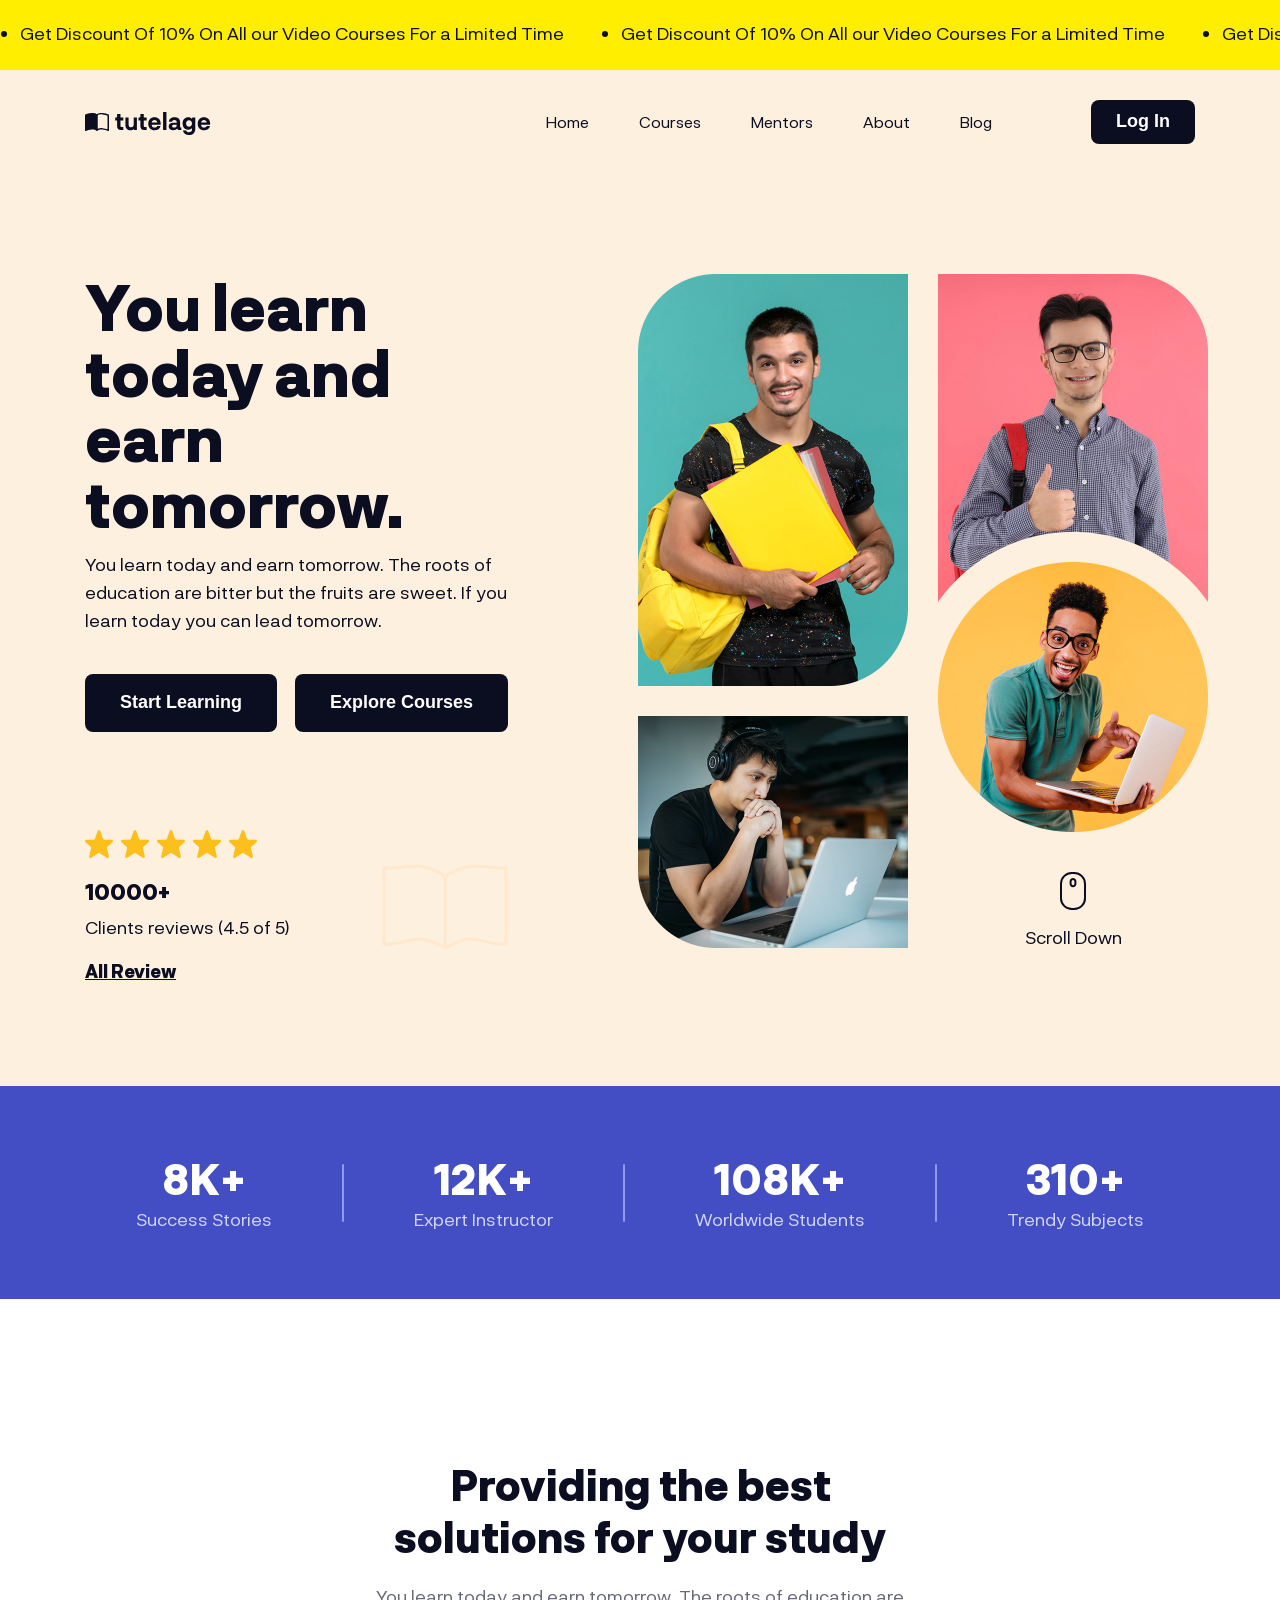
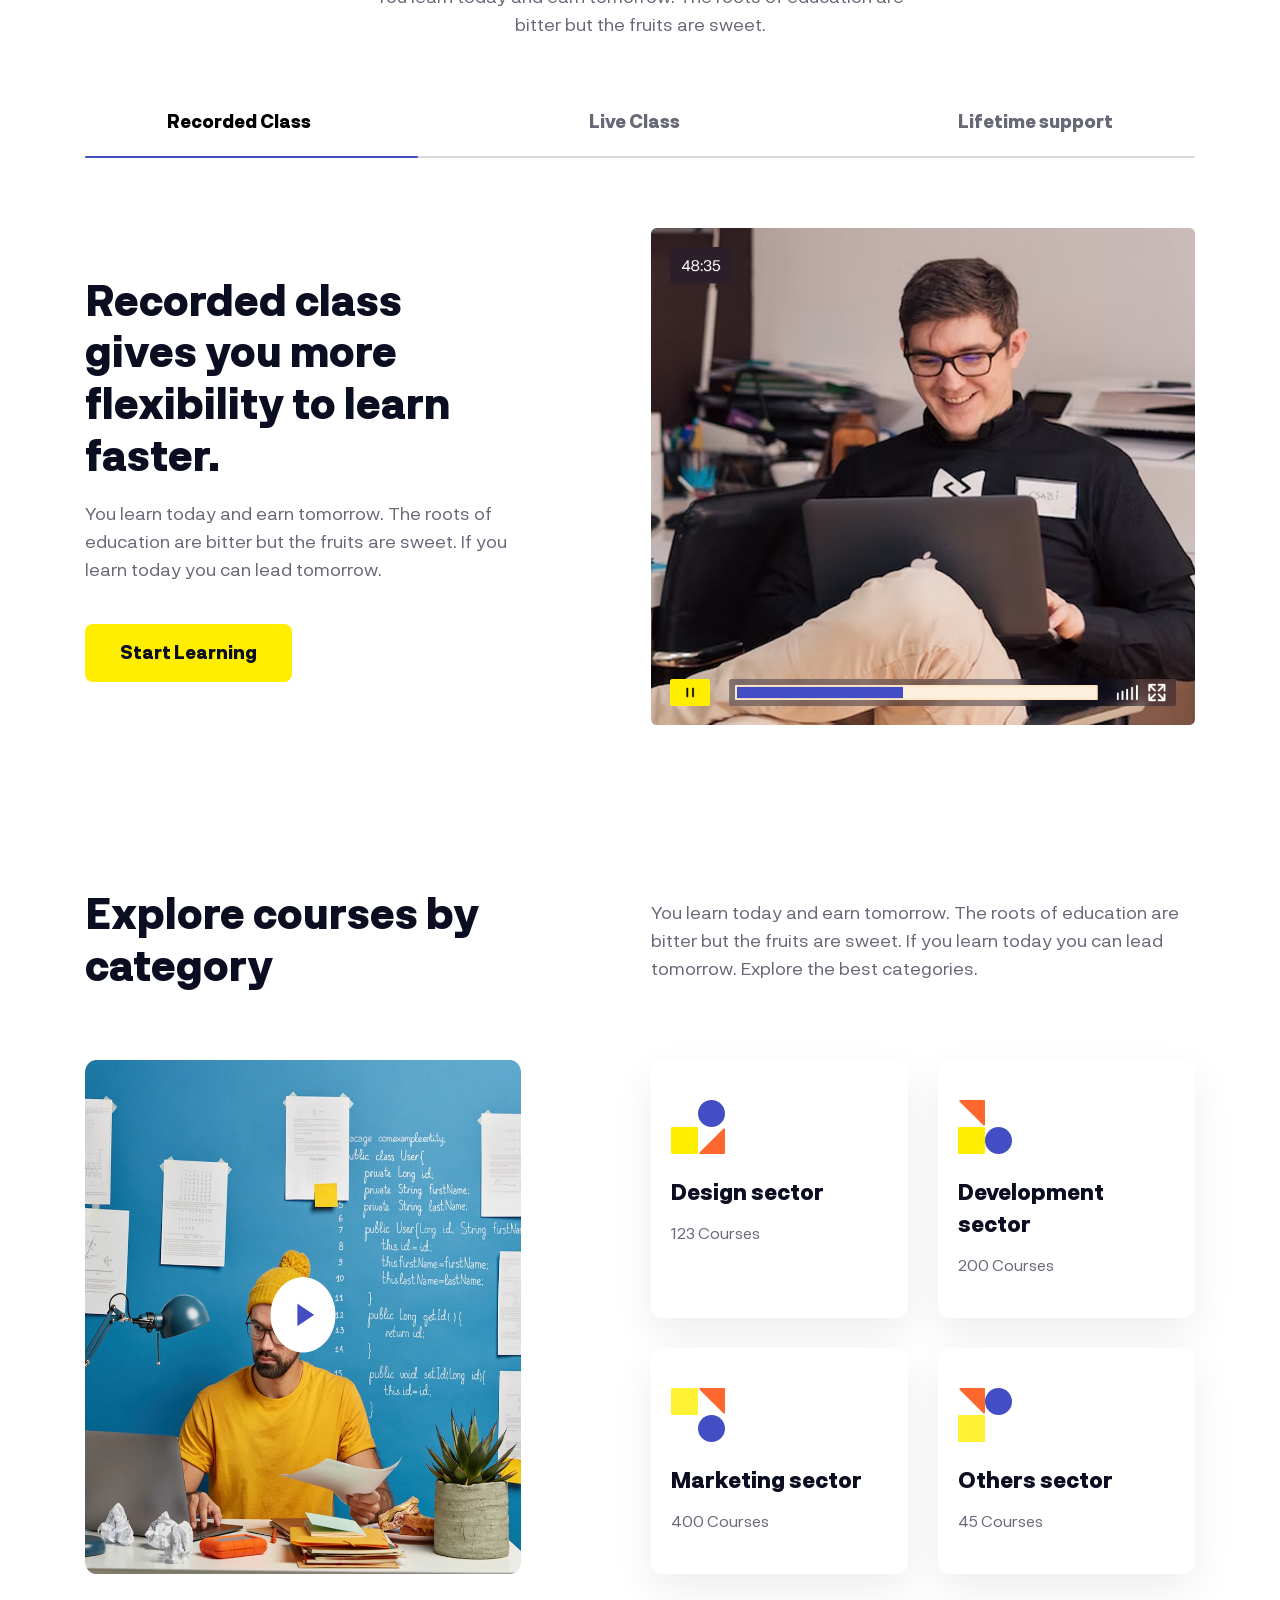
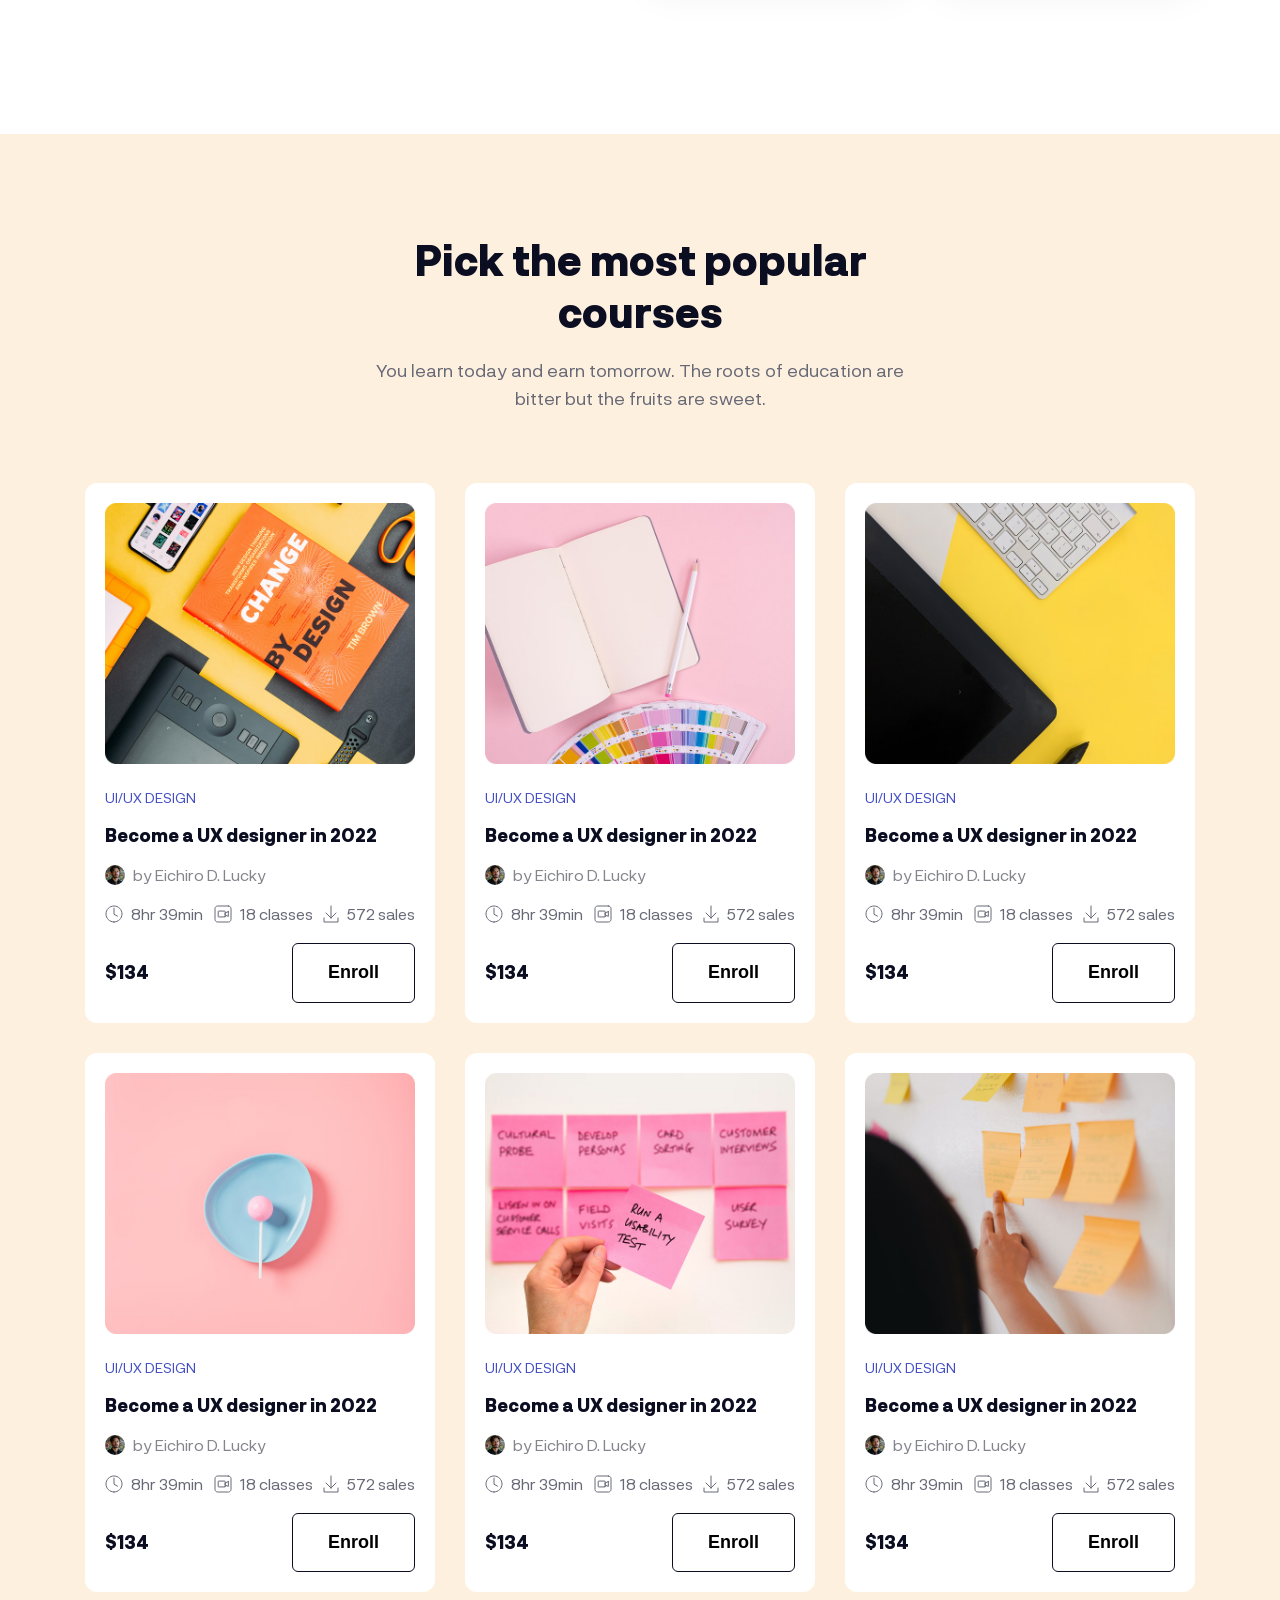
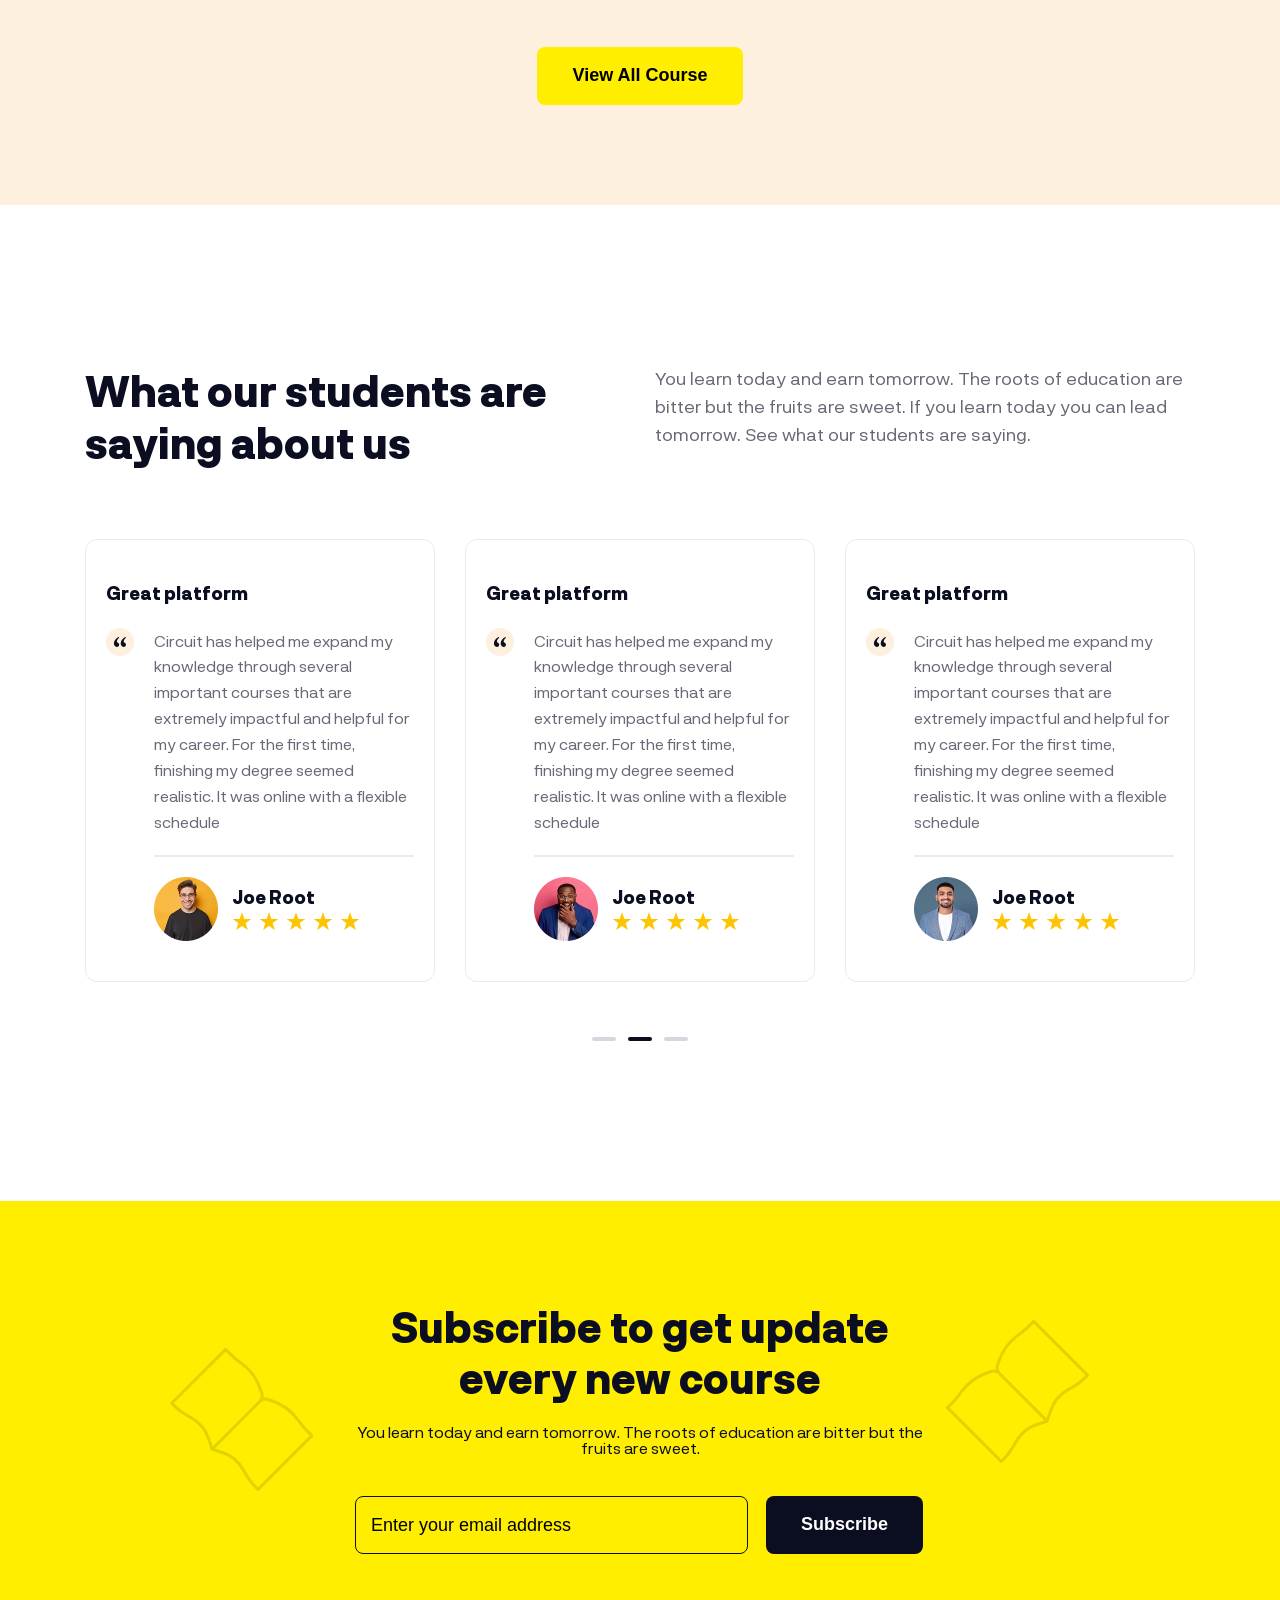
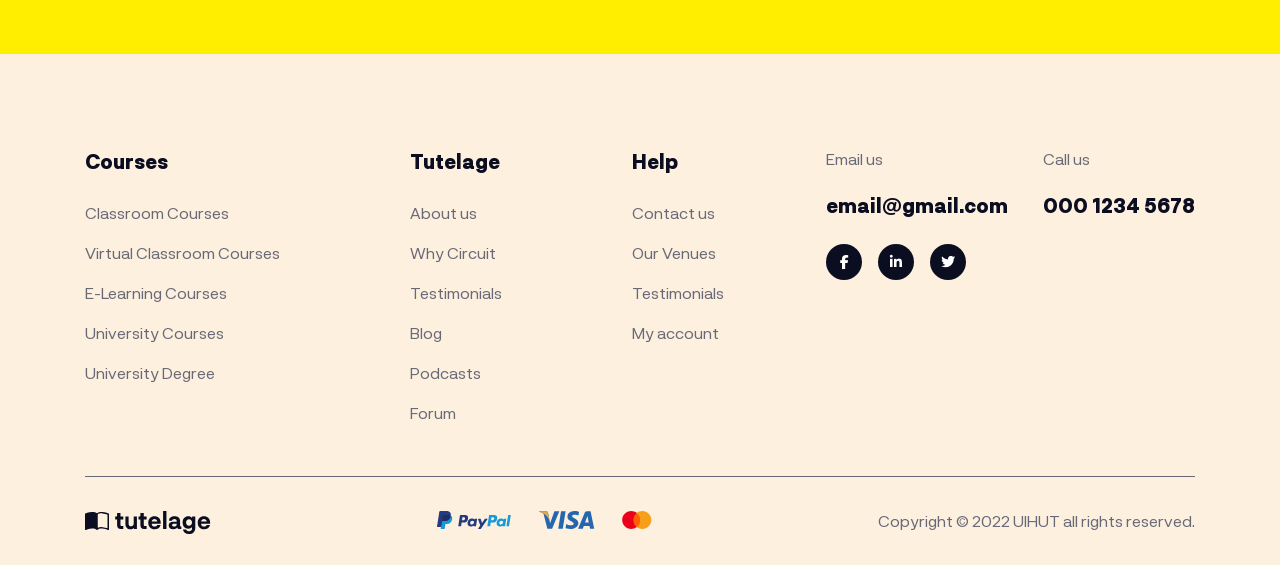
<file: index.html>
<!DOCTYPE html>
<html lang="en">
    <head>
        <meta charset="UTF-8" />
        <meta name="viewport" content="width=device-width, initial-scale=1.0" />
        <title>tutelage</title>

        <!-- Css -->
        <link rel="stylesheet" href="./assets/css/main.css" />

        <!-- Animate -->
        <link rel="stylesheet" href="https://cdnjs.cloudflare.com/ajax/libs/animate.css/4.1.1/animate.min.css" />

        <!-- Favicon -->
        <link rel="apple-touch-icon" sizes="57x57" href="./assets/favicon/apple-icon-57x57.png" />
        <link rel="apple-touch-icon" sizes="60x60" href="./assets/favicon/apple-icon-60x60.png" />
        <link rel="apple-touch-icon" sizes="72x72" href="./assets/favicon/apple-icon-72x72.png" />
        <link rel="apple-touch-icon" sizes="76x76" href="./assets/favicon/apple-icon-76x76.png" />
        <link rel="apple-touch-icon" sizes="114x114" href="./assets/favicon/apple-icon-114x114.png" />
        <link rel="apple-touch-icon" sizes="120x120" href="./assets/favicon/apple-icon-120x120.png" />
        <link rel="apple-touch-icon" sizes="144x144" href="./assets/favicon/apple-icon-144x144.png" />
        <link rel="apple-touch-icon" sizes="152x152" href="./assets/favicon/apple-icon-152x152.png" />
        <link rel="apple-touch-icon" sizes="180x180" href="./assets/favicon/apple-icon-180x180.png" />
        <link rel="icon" type="image/png" sizes="192x192" href="./assets/favicon/android-icon-192x192.png" />
        <link rel="icon" type="image/png" sizes="32x32" href="./assets/favicon/favicon-32x32.png" />
        <link rel="icon" type="image/png" sizes="96x96" href="./assets/favicon/favicon-96x96.png" />
        <link rel="icon" type="image/png" sizes="16x16" href="./assets/favicon/favicon-16x16.png" />
        <link rel="manifest" href="./assets/favicon/manifest.json" />
        <meta name="msapplication-TileColor" content="#ffffff" />
        <meta name="msapplication-TileImage" content="./assets/favicon/ms-icon-144x144.png" />
        <meta name="theme-color" content="#ffffff" />

        <!-- Font -->
        <link rel="stylesheet" href="./assets/fonts/stylesheet.css" />
        <link rel="stylesheet" href="https://cdnjs.cloudflare.com/ajax/libs/font-awesome/6.7.2/css/all.min.css" />

        <!-- Scripts -->
        <script src="./assets/js/scripts.js"></script>
    </head>
    <body>
        <!-- Slide show -->
        <div class="slide-show" id="slideshow">
            <script>
                load("#slideshow", "./template/slideshow.html");
            </script>
        </div>

        <!-- Header -->
        <header class="header" id="header">
            <script>
                load("#header", "./template/header.html");
            </script>
        </header>

        <!-- Hero -->
        <div class="hero-wrap">
            <div class="container">
                <div class="hero grid-item">
                    <!-- Hero content -->
                    <div class="hero__content">
                        <h1 class="hero__heading">You learn today and earn tomorrow.</h1>
                        <p class="hero__desc desc--primary">
                            You learn today and earn tomorrow. The roots of education are bitter but the fruits are
                            sweet. If you learn today you can lead tomorrow.
                        </p>
                        <div class="hero__btn-group">
                            <button class="btn hero__btn btn--second">Start Learning</button>
                            <button class="btn hero__btn btn--second">Explore Courses</button>
                        </div>

                        <!-- Rating -->
                        <div class="hero-rating">
                            <div class="hero-rating__wrap">
                                <img src="./assets/icons/five-stars.svg" alt="" class="hero-rating__stars" />
                                <span class="hero-rating__numbers">10000+</span>
                                <p class="hero-rating__desc desc--primary">Clients reviews (4.5 of 5)</p>
                                <a href="#!" class="hero-rating__link">All Review</a>
                            </div>
                            <div class="hero-rating__decor hide-on-xl">
                                <img src="./assets/images/book.svg" alt="" class="hero-rating__img" />
                            </div>
                        </div>
                    </div>

                    <!-- Hero media -->
                    <div class="hero-media">
                        <div class="hero-media__wrap">
                            <div class="hero-media__left">
                                <img src="./assets/images/hero-01.png" alt="" class="hero-media__img" />
                                <img src="./assets/images/hero-02.png" alt="" class="hero-media__img" />
                            </div>
                            <div class="hero-media__right">
                                <img src="./assets/images/hero-03.png" alt="" class="hero-media__img" />
                                <img
                                    src="./assets/images/hero-04.png"
                                    alt=""
                                    class="hero-media__img hero-media__img--move"
                                />
                                <div class="hero-media__direct">
                                    <img src="./assets/icons/mouse.svg" alt="" class="hero-media__direct-icon" />
                                    <p class="hero-media__direct-name desc--primary">Scroll Down</p>
                                </div>
                            </div>
                        </div>
                    </div>
                </div>
            </div>
        </div>

        <!-- Statistic -->
        <div class="statis">
            <ul class="statis-list">
                <li class="statis-item">
                    <span class="statis-item__num">8K+</span>
                    <p class="statis-item__title">Success Stories</p>
                </li>
                <div class="statis__separate hide-on-xl"></div>
                <li class="statis-item">
                    <span class="statis-item__num">12K+</span>
                    <p class="statis-item__title">Expert Instructor</p>
                </li>
                <div class="statis__separate hide-on-xl"></div>
                <li class="statis-item">
                    <span class="statis-item__num">108K+</span>
                    <p class="statis-item__title">Worldwide Students</p>
                </li>
                <div class="statis__separate hide-on-xl"></div>
                <li class="statis-item">
                    <span class="statis-item__num">310+</span>
                    <p class="statis-item__title">Trendy Subjects</p>
                </li>
            </ul>
        </div>

        <!-- Providing -->
        <div class="provide">
            <div class="container">
                <div class="provide__wrap">
                    <h2 class="heading--second provide__heading">Providing the best solutions for your study</h2>
                    <p class="desc--primary provide__desc">
                        You learn today and earn tomorrow. The roots of education are bitter but the fruits are sweet.
                    </p>

                    <!-- Types -->
                    <div class="provide-type hide-on-xl">
                        <div class="provide-type__breadcrumbs">
                            <p class="provide-type__title provide-type__title--active">Recorded Class</p>
                            <p class="provide-type__title">Live Class</p>
                            <p class="provide-type__title">Lifetime support</p>
                        </div>
                    </div>

                    <!-- Record -->
                    <div class="grid-item provide-record">
                        <div class="provide-record__content">
                            <h2 class="heading--second provide-record__heading">
                                Recorded class gives you more flexibility to learn faster.
                            </h2>
                            <p class="desc--primary provide-record__desc">
                                You learn today and earn tomorrow. The roots of education are bitter but the fruits are
                                sweet. If you learn today you can lead tomorrow.
                            </p>
                            <div class="btn btn--primary provide-record__btn">Start Learning</div>
                        </div>
                        <div class="provide-record__media">
                            <img src="./assets/images/provide-01.png" alt="" class="provide-record__media-img" />
                        </div>
                    </div>

                    <!-- Courses -->
                    <div class="provide-courses">
                        <div class="provide-courses__top grid-item">
                            <h2 class="provide-courses__heading heading--second">Explore courses by category</h2>
                            <p class="provide-courses__desc desc--primary">
                                You learn today and earn tomorrow. The roots of education are bitter but the fruits are
                                sweet. If you learn today you can lead tomorrow. Explore the best categories.
                            </p>
                        </div>
                        <div class="provide-courses__bot grid-item">
                            <div class="provide-courses__media">
                                <img src="./assets/images/provide-02.png" alt="" class="provide-courses__media-img" />
                            </div>
                            <div class="provide-courses__sector">
                                <div class="provide-courses-item">
                                    <img
                                        src="./assets/images/provide-decor-01.svg"
                                        alt=""
                                        class="provide-courses__icon"
                                    />
                                    <h3 class="provide-courses__title">Design sector</h3>
                                    <p class="desc--second provide-courses__desc">123 Courses</p>
                                </div>
                                <div class="provide-courses-item">
                                    <img
                                        src="./assets/images/provide-decor-02.svg"
                                        alt=""
                                        class="provide-courses__icon"
                                    />
                                    <h3 class="provide-courses__title">Development sector</h3>
                                    <p class="desc--second provide-courses__desc">200 Courses</p>
                                </div>
                                <div class="provide-courses-item">
                                    <img
                                        src="./assets/images/provide-decor-03.svg"
                                        alt=""
                                        class="provide-courses__icon"
                                    />
                                    <h3 class="provide-courses__title">Marketing sector</h3>
                                    <p class="desc--second provide-courses__desc">400 Courses</p>
                                </div>
                                <div class="provide-courses-item">
                                    <img
                                        src="./assets/images/provide-decor-04.svg"
                                        alt=""
                                        class="provide-courses__icon"
                                    />
                                    <h3 class="provide-courses__title">Others sector</h3>
                                    <p class="desc--second provide-courses__desc">45 Courses</p>
                                </div>
                            </div>
                        </div>
                    </div>
                </div>
            </div>
        </div>

        <!-- Popular course -->
        <div class="popular-courses">
            <div class="container">
                <div class="popular-courses__wrap">
                    <h2 class="heading--second popular-courses__heading">Pick the most popular courses</h2>
                    <p class="desc--primary popular-courses__desc">
                        You learn today and earn tomorrow. The roots of education are bitter but the fruits are sweet.
                    </p>

                    <!-- List courses -->
                    <div class="popular-courses__list">
                        <div class="row row-cols-3 row-cols-xl-2 row-cols-lg-1 gx-3 gy-3">
                            <!-- Course item 1 -->
                            <div class="col">
                                <div class="popular-courses-item">
                                    <img
                                        src="./assets/images/popular-course-01.png"
                                        alt=""
                                        class="popular-courses-item__img"
                                    />
                                    <p class="popular-courses-item__name">UI/UX DESIGN</p>
                                    <h3 class="popular-courses-item__title">Become a UX designer in 2022</h3>
                                    <div class="popular-courses-item__user">
                                        <img
                                            src="./assets/images/popular-course-ava-01.png"
                                            alt=""
                                            class="popular-courses-item__ava"
                                        />
                                        <span class="popular-courses-item__username">by Eichiro D. Lucky</span>
                                    </div>
                                    <div class="popular-courses-item__analys">
                                        <div class="popular-courses-item__block">
                                            <img
                                                src="./assets/icons/clock.svg"
                                                alt=""
                                                class="popular-courses-item__block-icon"
                                            />
                                            <div class="popular-courses-item__block-detail">8hr 39min</div>
                                        </div>
                                        <div class="popular-courses-item__block">
                                            <img
                                                src="./assets/icons/record.svg"
                                                alt=""
                                                class="popular-courses-item__block-icon"
                                            />
                                            <div class="popular-courses-item__block-detail">18 classes</div>
                                        </div>
                                        <div class="popular-courses-item__block">
                                            <img
                                                src="./assets/icons/download.svg"
                                                alt=""
                                                class="popular-courses-item__block-icon"
                                            />
                                            <div class="popular-courses-item__block-detail">572 sales</div>
                                        </div>
                                    </div>

                                    <div class="popular-courses-item__bot">
                                        <span class="popular-courses-item__bot-price">$134</span>
                                        <a href="./pricing.html">
                                            <button class="popular-courses-item__bot-btn btn btn--text">Enroll</button>
                                        </a>
                                    </div>
                                </div>
                            </div>

                            <!-- Course item 2 -->
                            <div class="col">
                                <div class="popular-courses-item">
                                    <img
                                        src="./assets/images/popular-course-02.png"
                                        alt=""
                                        class="popular-courses-item__img"
                                    />
                                    <p class="popular-courses-item__name">UI/UX DESIGN</p>
                                    <h3 class="popular-courses-item__title">Become a UX designer in 2022</h3>
                                    <div class="popular-courses-item__user">
                                        <img
                                            src="./assets/images/popular-course-ava-01.png"
                                            alt=""
                                            class="popular-courses-item__ava"
                                        />
                                        <span class="popular-courses-item__username">by Eichiro D. Lucky</span>
                                    </div>
                                    <div class="popular-courses-item__analys">
                                        <div class="popular-courses-item__block">
                                            <img
                                                src="./assets/icons/clock.svg"
                                                alt=""
                                                class="popular-courses-item__block-icon"
                                            />
                                            <div class="popular-courses-item__block-detail">8hr 39min</div>
                                        </div>
                                        <div class="popular-courses-item__block">
                                            <img
                                                src="./assets/icons/record.svg"
                                                alt=""
                                                class="popular-courses-item__block-icon"
                                            />
                                            <div class="popular-courses-item__block-detail">18 classes</div>
                                        </div>
                                        <div class="popular-courses-item__block">
                                            <img
                                                src="./assets/icons/download.svg"
                                                alt=""
                                                class="popular-courses-item__block-icon"
                                            />
                                            <div class="popular-courses-item__block-detail">572 sales</div>
                                        </div>
                                    </div>

                                    <div class="popular-courses-item__bot">
                                        <span class="popular-courses-item__bot-price">$134</span>
                                        <a href="./pricing.html">
                                            <button class="popular-courses-item__bot-btn btn btn--text">Enroll</button>
                                        </a>
                                    </div>
                                </div>
                            </div>

                            <!-- Course item 3 -->
                            <div class="col">
                                <div class="popular-courses-item">
                                    <img
                                        src="./assets/images/popular-course-03.png"
                                        alt=""
                                        class="popular-courses-item__img"
                                    />
                                    <p class="popular-courses-item__name">UI/UX DESIGN</p>
                                    <h3 class="popular-courses-item__title">Become a UX designer in 2022</h3>
                                    <div class="popular-courses-item__user">
                                        <img
                                            src="./assets/images/popular-course-ava-01.png"
                                            alt=""
                                            class="popular-courses-item__ava"
                                        />
                                        <span class="popular-courses-item__username">by Eichiro D. Lucky</span>
                                    </div>
                                    <div class="popular-courses-item__analys">
                                        <div class="popular-courses-item__block">
                                            <img
                                                src="./assets/icons/clock.svg"
                                                alt=""
                                                class="popular-courses-item__block-icon"
                                            />
                                            <div class="popular-courses-item__block-detail">8hr 39min</div>
                                        </div>
                                        <div class="popular-courses-item__block">
                                            <img
                                                src="./assets/icons/record.svg"
                                                alt=""
                                                class="popular-courses-item__block-icon"
                                            />
                                            <div class="popular-courses-item__block-detail">18 classes</div>
                                        </div>
                                        <div class="popular-courses-item__block">
                                            <img
                                                src="./assets/icons/download.svg"
                                                alt=""
                                                class="popular-courses-item__block-icon"
                                            />
                                            <div class="popular-courses-item__block-detail">572 sales</div>
                                        </div>
                                    </div>

                                    <div class="popular-courses-item__bot">
                                        <span class="popular-courses-item__bot-price">$134</span>
                                        <a href="./pricing.html">
                                            <a href="./pricing.html">
                                                <button class="popular-courses-item__bot-btn btn btn--text">
                                                    Enroll
                                                </button>
                                            </a>
                                        </a>
                                    </div>
                                </div>
                            </div>

                            <!-- Course item 4 -->
                            <div class="col">
                                <div class="popular-courses-item">
                                    <img
                                        src="./assets/images/popular-course-04.png"
                                        alt=""
                                        class="popular-courses-item__img"
                                    />
                                    <p class="popular-courses-item__name">UI/UX DESIGN</p>
                                    <h3 class="popular-courses-item__title">Become a UX designer in 2022</h3>
                                    <div class="popular-courses-item__user">
                                        <img
                                            src="./assets/images/popular-course-ava-01.png"
                                            alt=""
                                            class="popular-courses-item__ava"
                                        />
                                        <span class="popular-courses-item__username">by Eichiro D. Lucky</span>
                                    </div>
                                    <div class="popular-courses-item__analys">
                                        <div class="popular-courses-item__block">
                                            <img
                                                src="./assets/icons/clock.svg"
                                                alt=""
                                                class="popular-courses-item__block-icon"
                                            />
                                            <div class="popular-courses-item__block-detail">8hr 39min</div>
                                        </div>
                                        <div class="popular-courses-item__block">
                                            <img
                                                src="./assets/icons/record.svg"
                                                alt=""
                                                class="popular-courses-item__block-icon"
                                            />
                                            <div class="popular-courses-item__block-detail">18 classes</div>
                                        </div>
                                        <div class="popular-courses-item__block">
                                            <img
                                                src="./assets/icons/download.svg"
                                                alt=""
                                                class="popular-courses-item__block-icon"
                                            />
                                            <div class="popular-courses-item__block-detail">572 sales</div>
                                        </div>
                                    </div>

                                    <div class="popular-courses-item__bot">
                                        <span class="popular-courses-item__bot-price">$134</span>
                                        <a href="./pricing.html">
                                            <button class="popular-courses-item__bot-btn btn btn--text">Enroll</button>
                                        </a>
                                    </div>
                                </div>
                            </div>

                            <!-- Course item 5 -->
                            <div class="col">
                                <div class="popular-courses-item">
                                    <img
                                        src="./assets/images/popular-course-05.png"
                                        alt=""
                                        class="popular-courses-item__img"
                                    />
                                    <p class="popular-courses-item__name">UI/UX DESIGN</p>
                                    <h3 class="popular-courses-item__title">Become a UX designer in 2022</h3>
                                    <div class="popular-courses-item__user">
                                        <img
                                            src="./assets/images/popular-course-ava-01.png"
                                            alt=""
                                            class="popular-courses-item__ava"
                                        />
                                        <span class="popular-courses-item__username">by Eichiro D. Lucky</span>
                                    </div>
                                    <div class="popular-courses-item__analys">
                                        <div class="popular-courses-item__block">
                                            <img
                                                src="./assets/icons/clock.svg"
                                                alt=""
                                                class="popular-courses-item__block-icon"
                                            />
                                            <div class="popular-courses-item__block-detail">8hr 39min</div>
                                        </div>
                                        <div class="popular-courses-item__block">
                                            <img
                                                src="./assets/icons/record.svg"
                                                alt=""
                                                class="popular-courses-item__block-icon"
                                            />
                                            <div class="popular-courses-item__block-detail">18 classes</div>
                                        </div>
                                        <div class="popular-courses-item__block">
                                            <img
                                                src="./assets/icons/download.svg"
                                                alt=""
                                                class="popular-courses-item__block-icon"
                                            />
                                            <div class="popular-courses-item__block-detail">572 sales</div>
                                        </div>
                                    </div>

                                    <div class="popular-courses-item__bot">
                                        <span class="popular-courses-item__bot-price">$134</span>
                                        <a href="./pricing.html">
                                            <button class="popular-courses-item__bot-btn btn btn--text">Enroll</button>
                                        </a>
                                    </div>
                                </div>
                            </div>

                            <!-- Course item 6 -->
                            <div class="col">
                                <div class="popular-courses-item">
                                    <img
                                        src="./assets/images/popular-course-06.png"
                                        alt=""
                                        class="popular-courses-item__img"
                                    />
                                    <p class="popular-courses-item__name">UI/UX DESIGN</p>
                                    <h3 class="popular-courses-item__title">Become a UX designer in 2022</h3>
                                    <div class="popular-courses-item__user">
                                        <img
                                            src="./assets/images/popular-course-ava-01.png"
                                            alt=""
                                            class="popular-courses-item__ava"
                                        />
                                        <span class="popular-courses-item__username">by Eichiro D. Lucky</span>
                                    </div>
                                    <div class="popular-courses-item__analys">
                                        <div class="popular-courses-item__block">
                                            <img
                                                src="./assets/icons/clock.svg"
                                                alt=""
                                                class="popular-courses-item__block-icon"
                                            />
                                            <div class="popular-courses-item__block-detail">8hr 39min</div>
                                        </div>
                                        <div class="popular-courses-item__block">
                                            <img
                                                src="./assets/icons/record.svg"
                                                alt=""
                                                class="popular-courses-item__block-icon"
                                            />
                                            <div class="popular-courses-item__block-detail">18 classes</div>
                                        </div>
                                        <div class="popular-courses-item__block">
                                            <img
                                                src="./assets/icons/download.svg"
                                                alt=""
                                                class="popular-courses-item__block-icon"
                                            />
                                            <div class="popular-courses-item__block-detail">572 sales</div>
                                        </div>
                                    </div>

                                    <div class="popular-courses-item__bot">
                                        <span class="popular-courses-item__bot-price">$134</span>
                                        <a href="./pricing.html">
                                            <button class="popular-courses-item__bot-btn btn btn--text">Enroll</button>
                                        </a>
                                    </div>
                                </div>
                            </div>
                        </div>
                    </div>

                    <button class="popular-courses__btn btn btn--primary">View All Course</button>
                </div>
            </div>
        </div>

        <!-- Feedbacks -->
        <div class="feedback">
            <div class="container">
                <div class="row row-cols-2 row-cols-lg-1">
                    <div class="col">
                        <h2 class="heading--second feedback__heading">What our students are saying about us</h2>
                    </div>
                    <div class="col">
                        <p class="desc--primary feedback__desc">
                            You learn today and earn tomorrow. The roots of education are bitter but the fruits are
                            sweet. If you learn today you can lead tomorrow. See what our students are saying.
                        </p>
                    </div>
                </div>

                <div class="feedback-list">
                    <div class="row row-cols-3 row-cols-xl-1">
                        <!-- Item 01 -->
                        <div class="col">
                            <div class="feedback-item hide-on-xl">
                                <h3 class="feedback-item__heading heading--fourth">Great platform</h3>
                                <div class="feedback-reviewer">
                                    <img src="./assets/icons/quote.svg" alt="" class="feedback-reviewer__icon" />

                                    <div class="">
                                        <p class="feedback-reviewer__desc desc--second">
                                            Circuit has helped me expand my knowledge through several important courses
                                            that are extremely impactful and helpful for my career. For the first time,
                                            finishing my degree seemed realistic. It was online with a flexible schedule
                                        </p>

                                        <div class="feedback__separate"></div>

                                        <div class="feedback-reviewer__bot">
                                            <img
                                                src="./assets/images/feedback-01.png"
                                                alt=""
                                                class="feedback-reviewer__img"
                                            />
                                            <div class="">
                                                <p class="feedback-reviewer__name heading--fourth">Joe Root</p>
                                                <img
                                                    src="./assets/icons/five-stars-sm.svg"
                                                    alt=""
                                                    class="feedback-reviewer__stars"
                                                />
                                            </div>
                                        </div>
                                    </div>
                                </div>
                            </div>
                        </div>

                        <!-- Item 02 -->
                        <div class="col">
                            <div class="feedback-item">
                                <h3 class="feedback-item__heading heading--fourth">Great platform</h3>
                                <div class="feedback-reviewer">
                                    <img src="./assets/icons/quote.svg" alt="" class="feedback-reviewer__icon" />

                                    <div class="">
                                        <p class="feedback-reviewer__desc desc--second">
                                            Circuit has helped me expand my knowledge through several important courses
                                            that are extremely impactful and helpful for my career. For the first time,
                                            finishing my degree seemed realistic. It was online with a flexible schedule
                                        </p>

                                        <div class="feedback__separate"></div>

                                        <div class="feedback-reviewer__bot">
                                            <img
                                                src="./assets/images/feedback-02.png"
                                                alt=""
                                                class="feedback-reviewer__img"
                                            />
                                            <div class="">
                                                <p class="feedback-reviewer__name heading--fourth">Joe Root</p>
                                                <img
                                                    src="./assets/icons/five-stars-sm.svg"
                                                    alt=""
                                                    class="feedback-reviewer__stars"
                                                />
                                            </div>
                                        </div>
                                    </div>
                                </div>
                            </div>
                        </div>

                        <!-- Item 03 -->
                        <div class="col">
                            <div class="feedback-item hide-on-xl">
                                <h3 class="feedback-item__heading heading--fourth">Great platform</h3>
                                <div class="feedback-reviewer">
                                    <img src="./assets/icons/quote.svg" alt="" class="feedback-reviewer__icon" />

                                    <div class="">
                                        <p class="feedback-reviewer__desc desc--second">
                                            Circuit has helped me expand my knowledge through several important courses
                                            that are extremely impactful and helpful for my career. For the first time,
                                            finishing my degree seemed realistic. It was online with a flexible schedule
                                        </p>

                                        <div class="feedback__separate"></div>

                                        <div class="feedback-reviewer__bot">
                                            <img
                                                src="./assets/images/feedback-03.png"
                                                alt=""
                                                class="feedback-reviewer__img"
                                            />
                                            <div class="">
                                                <p class="feedback-reviewer__name heading--fourth">Joe Root</p>
                                                <img
                                                    src="./assets/icons/five-stars-sm.svg"
                                                    alt=""
                                                    class="feedback-reviewer__stars"
                                                />
                                            </div>
                                        </div>
                                    </div>
                                </div>
                            </div>
                        </div>
                    </div>
                </div>

                <img src="./assets/icons/dashed.svg" alt="" class="feedback__dashed" />
            </div>
        </div>

        <!-- Subscribe -->
        <div class="subs">
            <div class="subs-wrap">
                <h2 class="heading--second subs__heading">Subscribe to get update every new course</h2>
                <p class="desc__primary subs__desc">
                    You learn today and earn tomorrow. The roots of education are bitter but the fruits are sweet.
                </p>

                <form action="#!" class="subs-form">
                    <input type="email" placeholder="Enter your email address" class="subs-form__input" />
                    <button class="btn btn--second subs-form__btn">Subscribe</button>
                </form>
                <img src="./assets/images/subs-decor-01.svg" alt="" class="subs-decor__left hide-on-tab" />
                <img src="./assets/images/subs-decor-02.svg" alt="" class="subs-decor__right hide-on-tab" />
            </div>
        </div>
    </body>

    <!-- Footer -->
    <footer class="footer" id="footer">
        <script>
            load("#footer", "./template/footer.html");
        </script>
    </footer>
</html>
</file>
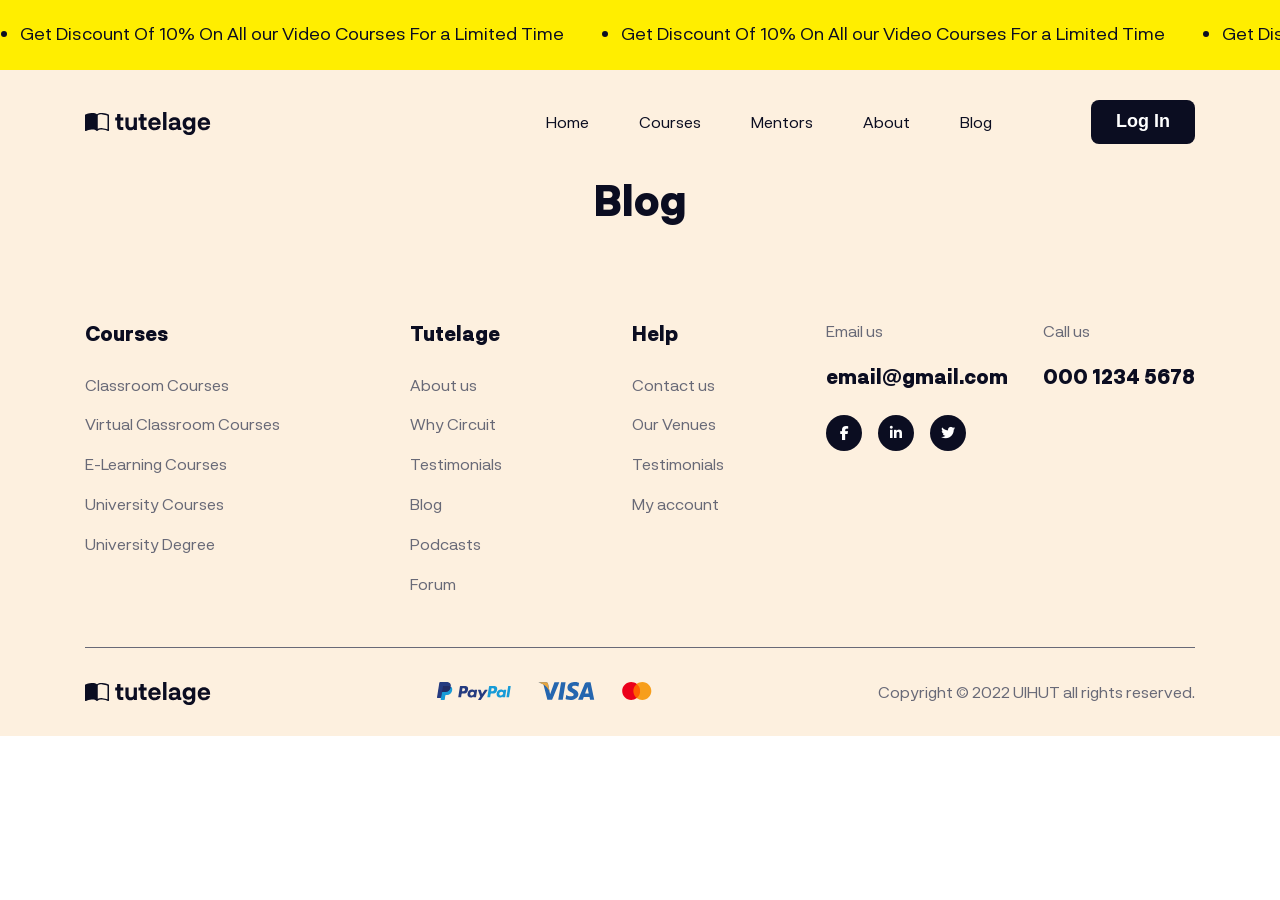
<file: blog.html>
<!DOCTYPE html>
<html lang="en">
    <head>
        <meta charset="UTF-8" />
        <meta name="viewport" content="width=device-width, initial-scale=1.0" />
        <title>tutelage</title>

        <!-- Css -->
        <link rel="stylesheet" href="./assets/css/main.css" />

        <!-- Animate -->
        <link rel="stylesheet" href="https://cdnjs.cloudflare.com/ajax/libs/animate.css/4.1.1/animate.min.css" />

        <!-- Favicon -->
        <link rel="apple-touch-icon" sizes="57x57" href="./assets/favicon/apple-icon-57x57.png" />
        <link rel="apple-touch-icon" sizes="60x60" href="./assets/favicon/apple-icon-60x60.png" />
        <link rel="apple-touch-icon" sizes="72x72" href="./assets/favicon/apple-icon-72x72.png" />
        <link rel="apple-touch-icon" sizes="76x76" href="./assets/favicon/apple-icon-76x76.png" />
        <link rel="apple-touch-icon" sizes="114x114" href="./assets/favicon/apple-icon-114x114.png" />
        <link rel="apple-touch-icon" sizes="120x120" href="./assets/favicon/apple-icon-120x120.png" />
        <link rel="apple-touch-icon" sizes="144x144" href="./assets/favicon/apple-icon-144x144.png" />
        <link rel="apple-touch-icon" sizes="152x152" href="./assets/favicon/apple-icon-152x152.png" />
        <link rel="apple-touch-icon" sizes="180x180" href="./assets/favicon/apple-icon-180x180.png" />
        <link rel="icon" type="image/png" sizes="192x192" href="./assets/favicon/android-icon-192x192.png" />
        <link rel="icon" type="image/png" sizes="32x32" href="./assets/favicon/favicon-32x32.png" />
        <link rel="icon" type="image/png" sizes="96x96" href="./assets/favicon/favicon-96x96.png" />
        <link rel="icon" type="image/png" sizes="16x16" href="./assets/favicon/favicon-16x16.png" />
        <link rel="manifest" href="./assets/favicon/manifest.json" />
        <meta name="msapplication-TileColor" content="#ffffff" />
        <meta name="msapplication-TileImage" content="./assets/favicon/ms-icon-144x144.png" />
        <meta name="theme-color" content="#ffffff" />

        <!-- Font -->
        <link rel="stylesheet" href="./assets/fonts/stylesheet.css" />
        <link rel="stylesheet" href="https://cdnjs.cloudflare.com/ajax/libs/font-awesome/6.7.2/css/all.min.css" />

        <!-- Scripts -->
        <script src="./assets/js/scripts.js"></script>
    </head>
    <body>
        <!-- Slide show -->
        <div class="slide-show" id="slideshow">
            <script>
                load("#slideshow", "./template/slideshow.html");
            </script>
        </div>

        <!-- Header -->
        <header class="header" id="header">
            <script>
                load("#header", "./template/header-courses.html");
            </script>
        </header>

        <div class="mentors">
            <div class="container">
                <h2 class="mentors__heading heading--second">Blog</h2>
            </div>
        </div>
    </body>

    <!-- Footer -->
    <footer class="footer" id="footer">
        <script>
            load("#footer", "./template/footer.html");
        </script>
    </footer>
</html>
</file>
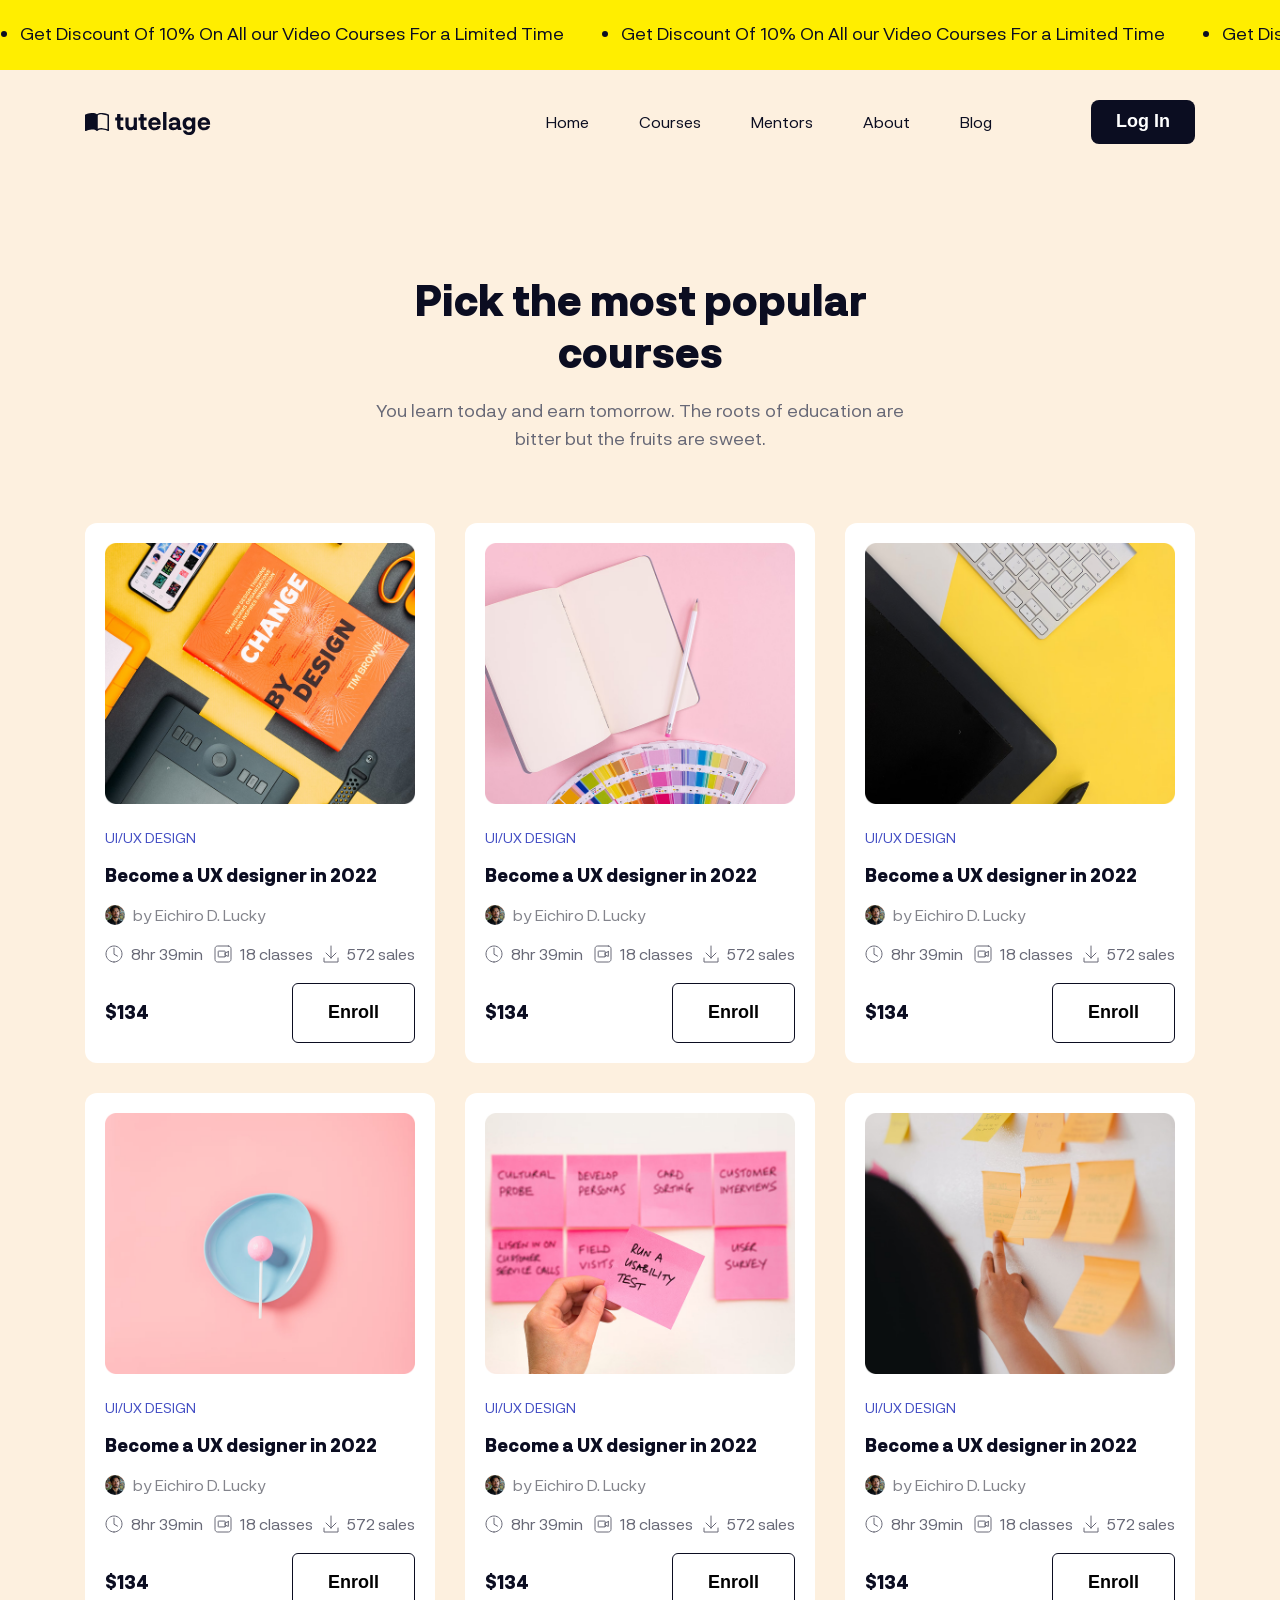
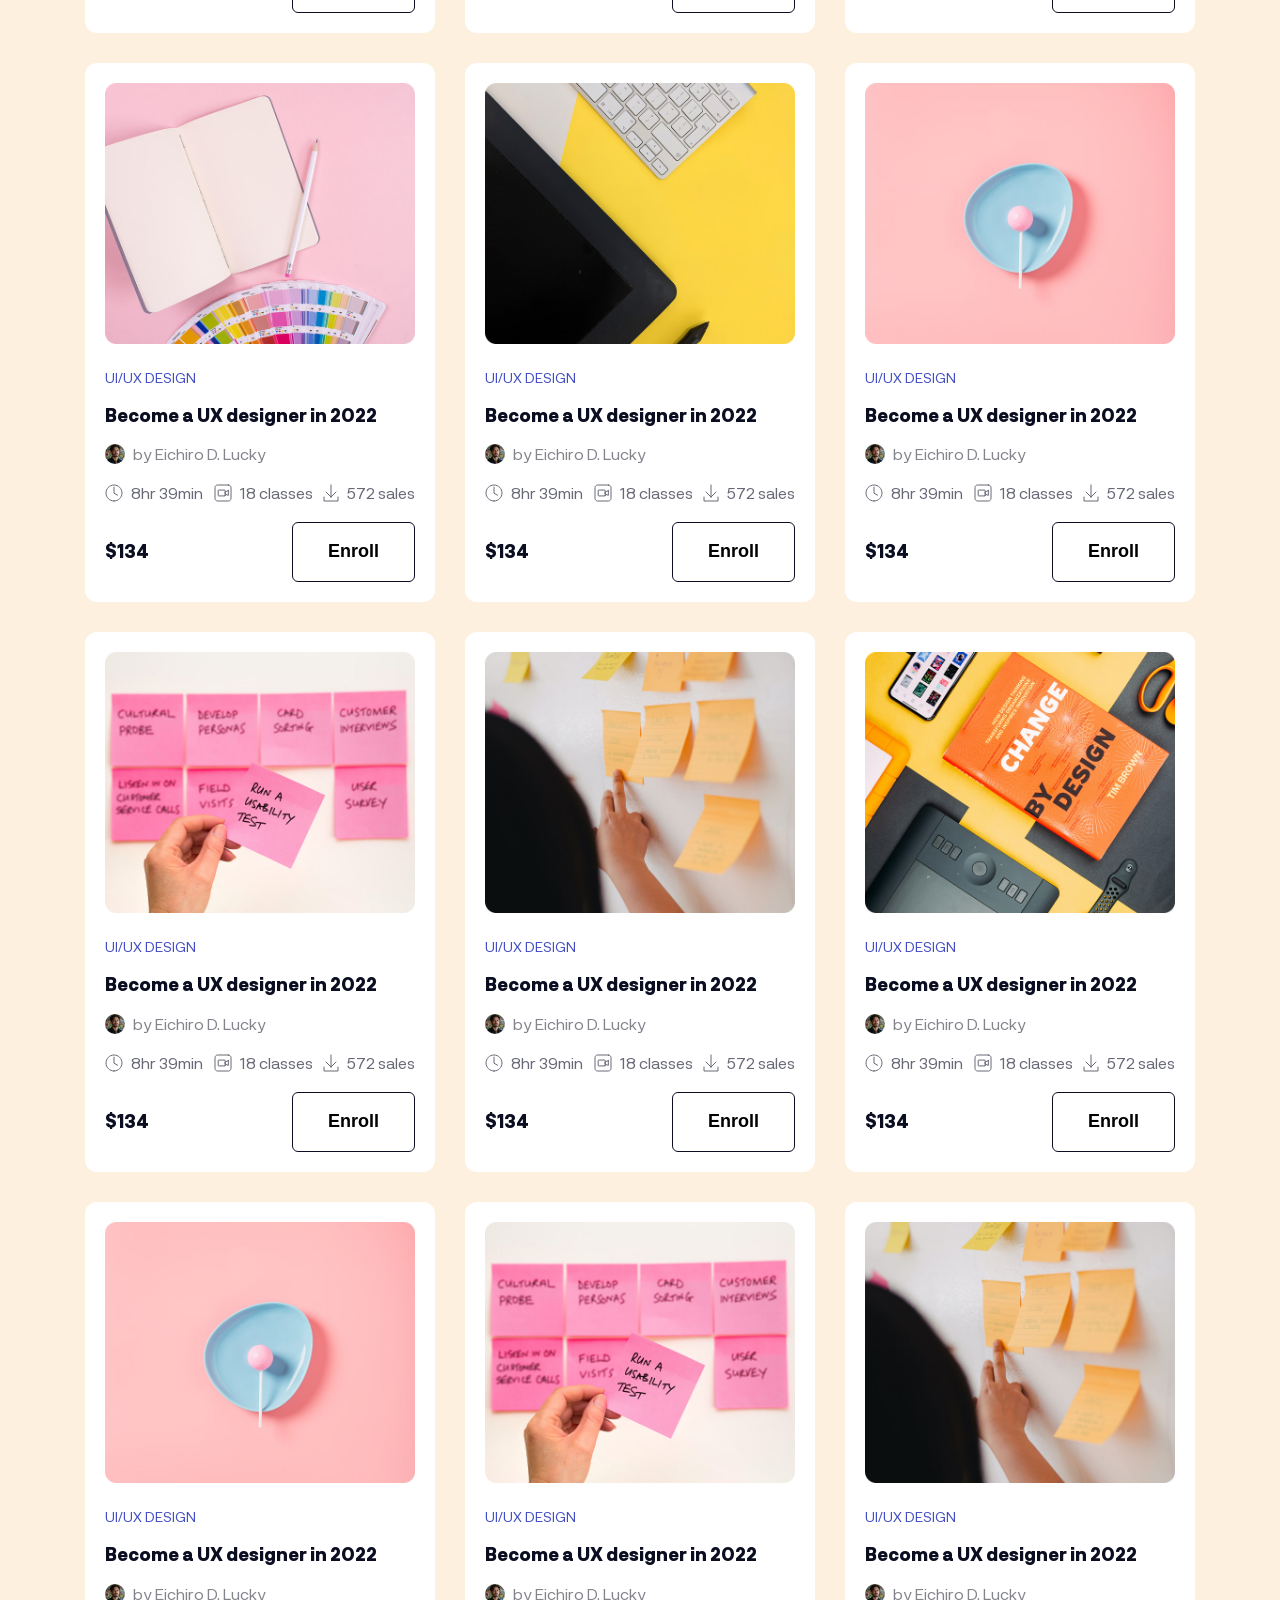
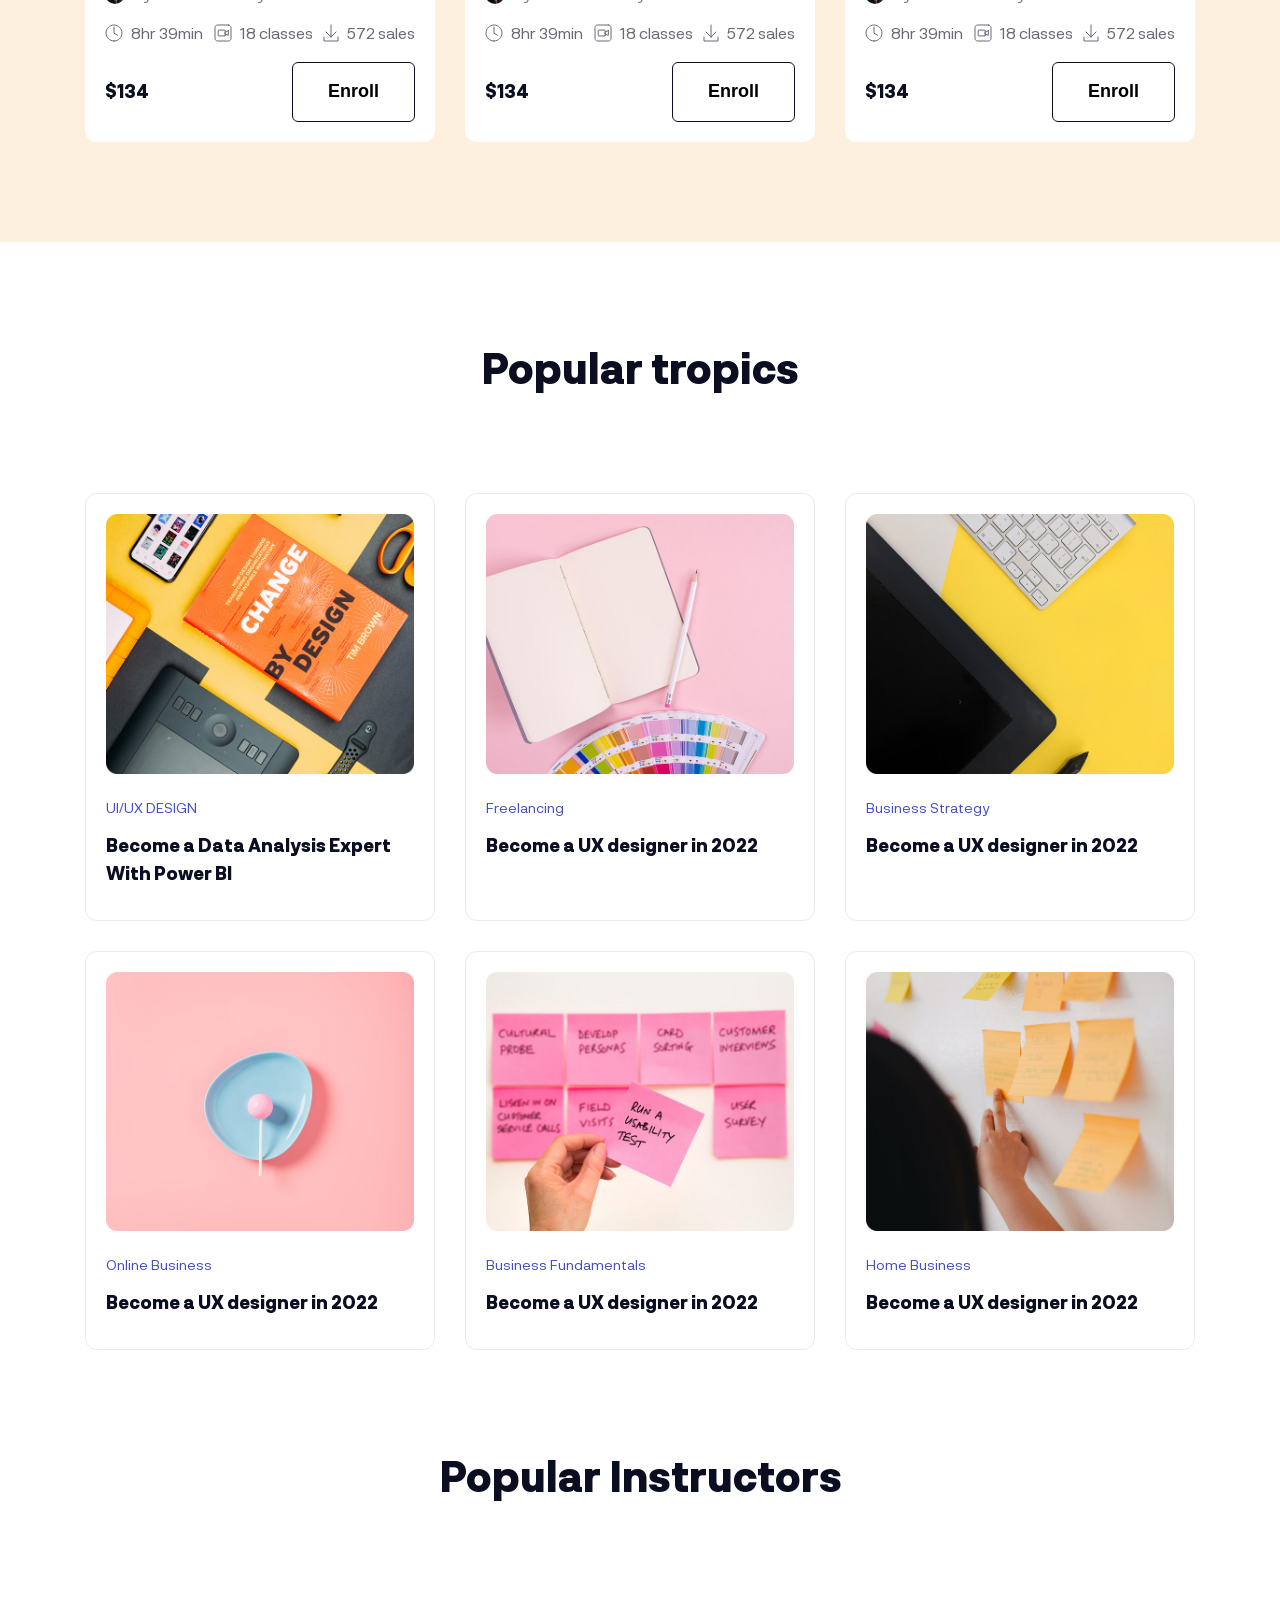
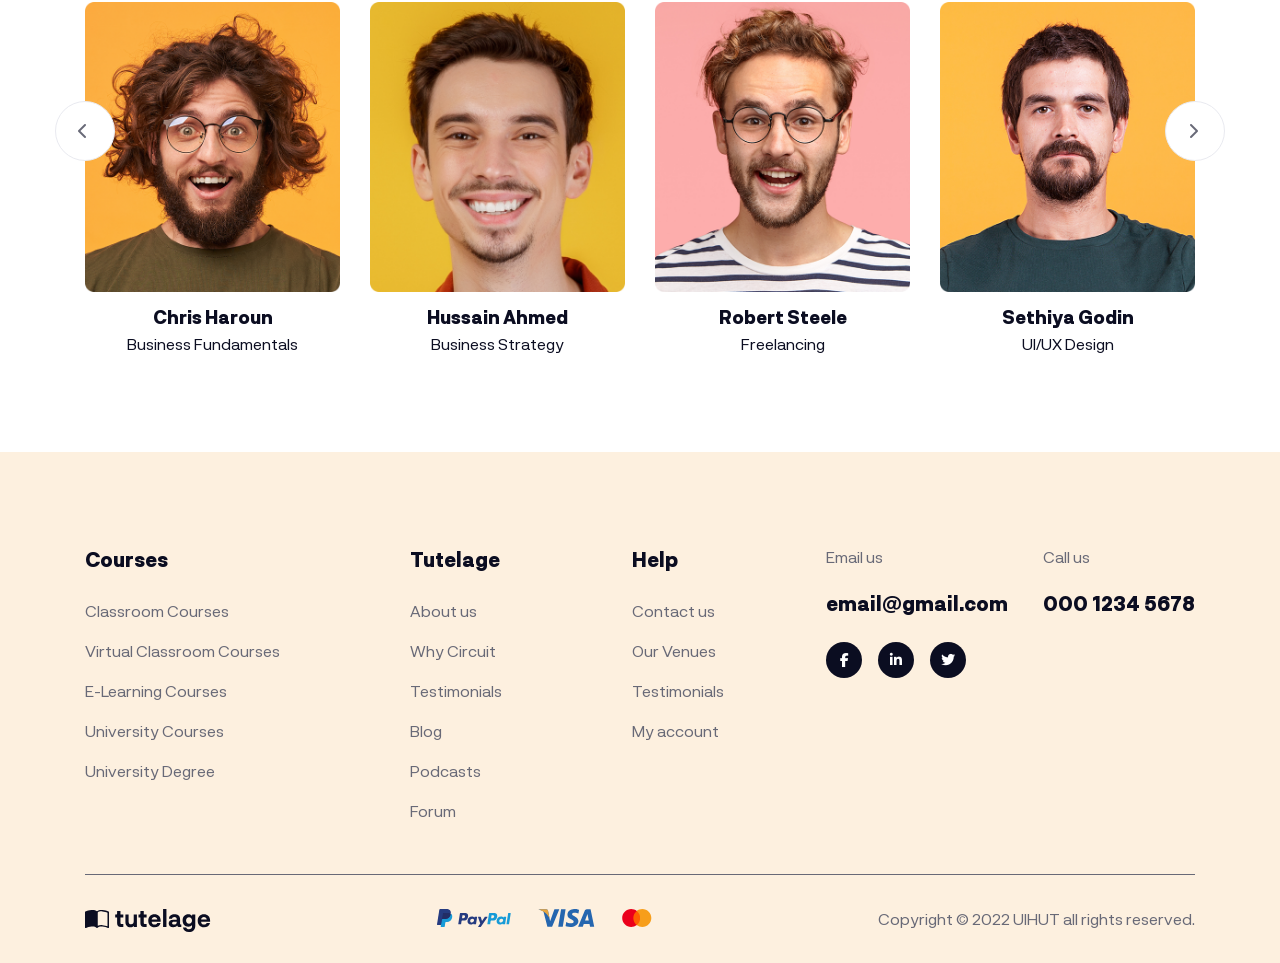
<file: courses.html>
<!DOCTYPE html>
<html lang="en">
    <head>
        <meta charset="UTF-8" />
        <meta name="viewport" content="width=device-width, initial-scale=1.0" />
        <title>tutelage</title>

        <!-- Css -->
        <link rel="stylesheet" href="./assets/css/main.css" />

        <!-- Animate -->
        <link rel="stylesheet" href="https://cdnjs.cloudflare.com/ajax/libs/animate.css/4.1.1/animate.min.css" />

        <!-- Favicon -->
        <link rel="apple-touch-icon" sizes="57x57" href="./assets/favicon/apple-icon-57x57.png" />
        <link rel="apple-touch-icon" sizes="60x60" href="./assets/favicon/apple-icon-60x60.png" />
        <link rel="apple-touch-icon" sizes="72x72" href="./assets/favicon/apple-icon-72x72.png" />
        <link rel="apple-touch-icon" sizes="76x76" href="./assets/favicon/apple-icon-76x76.png" />
        <link rel="apple-touch-icon" sizes="114x114" href="./assets/favicon/apple-icon-114x114.png" />
        <link rel="apple-touch-icon" sizes="120x120" href="./assets/favicon/apple-icon-120x120.png" />
        <link rel="apple-touch-icon" sizes="144x144" href="./assets/favicon/apple-icon-144x144.png" />
        <link rel="apple-touch-icon" sizes="152x152" href="./assets/favicon/apple-icon-152x152.png" />
        <link rel="apple-touch-icon" sizes="180x180" href="./assets/favicon/apple-icon-180x180.png" />
        <link rel="icon" type="image/png" sizes="192x192" href="./assets/favicon/android-icon-192x192.png" />
        <link rel="icon" type="image/png" sizes="32x32" href="./assets/favicon/favicon-32x32.png" />
        <link rel="icon" type="image/png" sizes="96x96" href="./assets/favicon/favicon-96x96.png" />
        <link rel="icon" type="image/png" sizes="16x16" href="./assets/favicon/favicon-16x16.png" />
        <link rel="manifest" href="./assets/favicon/manifest.json" />
        <meta name="msapplication-TileColor" content="#ffffff" />
        <meta name="msapplication-TileImage" content="./assets/favicon/ms-icon-144x144.png" />
        <meta name="theme-color" content="#ffffff" />

        <!-- Font -->
        <link rel="stylesheet" href="./assets/fonts/stylesheet.css" />
        <link rel="stylesheet" href="https://cdnjs.cloudflare.com/ajax/libs/font-awesome/6.7.2/css/all.min.css" />

        <!-- Scripts -->
        <script src="./assets/js/scripts.js"></script>
    </head>
    <body>
        <!-- Slide show -->
        <div class="slide-show" id="slideshow">
            <script>
                load("#slideshow", "./template/slideshow.html");
            </script>
        </div>

        <!-- Header -->
        <header class="header" id="header">
            <script>
                load("#header", "./template/header-courses.html");
            </script>
        </header>

        <!-- Popular course -->
        <div class="popular-courses">
            <div class="container">
                <div class="popular-courses__wrap">
                    <h2 class="heading--second popular-courses__heading">Pick the most popular courses</h2>
                    <p class="desc--primary popular-courses__desc">
                        You learn today and earn tomorrow. The roots of education are bitter but the fruits are sweet.
                    </p>

                    <!-- List courses -->
                    <div class="popular-courses__list">
                        <div class="row row-cols-3 row-cols-xl-2 row-cols-lg-1 gx-3 gy-3">
                            <!-- Course item 1 -->
                            <div class="col">
                                <div class="popular-courses-item">
                                    <img
                                        src="./assets/images/popular-course-01.png"
                                        alt=""
                                        class="popular-courses-item__img"
                                    />
                                    <p class="popular-courses-item__name">UI/UX DESIGN</p>
                                    <h3 class="popular-courses-item__title">Become a UX designer in 2022</h3>
                                    <div class="popular-courses-item__user">
                                        <img
                                            src="./assets/images/popular-course-ava-01.png"
                                            alt=""
                                            class="popular-courses-item__ava"
                                        />
                                        <span class="popular-courses-item__username">by Eichiro D. Lucky</span>
                                    </div>
                                    <div class="popular-courses-item__analys">
                                        <div class="popular-courses-item__block">
                                            <img
                                                src="./assets/icons/clock.svg"
                                                alt=""
                                                class="popular-courses-item__block-icon"
                                            />
                                            <div class="popular-courses-item__block-detail">8hr 39min</div>
                                        </div>
                                        <div class="popular-courses-item__block">
                                            <img
                                                src="./assets/icons/record.svg"
                                                alt=""
                                                class="popular-courses-item__block-icon"
                                            />
                                            <div class="popular-courses-item__block-detail">18 classes</div>
                                        </div>
                                        <div class="popular-courses-item__block">
                                            <img
                                                src="./assets/icons/download.svg"
                                                alt=""
                                                class="popular-courses-item__block-icon"
                                            />
                                            <div class="popular-courses-item__block-detail">572 sales</div>
                                        </div>
                                    </div>

                                    <div class="popular-courses-item__bot">
                                        <span class="popular-courses-item__bot-price">$134</span>
                                        <a href="./pricing.html">
                                            <button class="popular-courses-item__bot-btn btn btn--text">Enroll</button>
                                        </a>
                                    </div>
                                </div>
                            </div>

                            <!-- Course item 2 -->
                            <div class="col">
                                <div class="popular-courses-item">
                                    <img
                                        src="./assets/images/popular-course-02.png"
                                        alt=""
                                        class="popular-courses-item__img"
                                    />
                                    <p class="popular-courses-item__name">UI/UX DESIGN</p>
                                    <h3 class="popular-courses-item__title">Become a UX designer in 2022</h3>
                                    <div class="popular-courses-item__user">
                                        <img
                                            src="./assets/images/popular-course-ava-01.png"
                                            alt=""
                                            class="popular-courses-item__ava"
                                        />
                                        <span class="popular-courses-item__username">by Eichiro D. Lucky</span>
                                    </div>
                                    <div class="popular-courses-item__analys">
                                        <div class="popular-courses-item__block">
                                            <img
                                                src="./assets/icons/clock.svg"
                                                alt=""
                                                class="popular-courses-item__block-icon"
                                            />
                                            <div class="popular-courses-item__block-detail">8hr 39min</div>
                                        </div>
                                        <div class="popular-courses-item__block">
                                            <img
                                                src="./assets/icons/record.svg"
                                                alt=""
                                                class="popular-courses-item__block-icon"
                                            />
                                            <div class="popular-courses-item__block-detail">18 classes</div>
                                        </div>
                                        <div class="popular-courses-item__block">
                                            <img
                                                src="./assets/icons/download.svg"
                                                alt=""
                                                class="popular-courses-item__block-icon"
                                            />
                                            <div class="popular-courses-item__block-detail">572 sales</div>
                                        </div>
                                    </div>

                                    <div class="popular-courses-item__bot">
                                        <span class="popular-courses-item__bot-price">$134</span>
                                        <a href="./pricing.html">
                                            <button class="popular-courses-item__bot-btn btn btn--text">Enroll</button>
                                        </a>
                                    </div>
                                </div>
                            </div>

                            <!-- Course item 3 -->
                            <div class="col">
                                <div class="popular-courses-item">
                                    <img
                                        src="./assets/images/popular-course-03.png"
                                        alt=""
                                        class="popular-courses-item__img"
                                    />
                                    <p class="popular-courses-item__name">UI/UX DESIGN</p>
                                    <h3 class="popular-courses-item__title">Become a UX designer in 2022</h3>
                                    <div class="popular-courses-item__user">
                                        <img
                                            src="./assets/images/popular-course-ava-01.png"
                                            alt=""
                                            class="popular-courses-item__ava"
                                        />
                                        <span class="popular-courses-item__username">by Eichiro D. Lucky</span>
                                    </div>
                                    <div class="popular-courses-item__analys">
                                        <div class="popular-courses-item__block">
                                            <img
                                                src="./assets/icons/clock.svg"
                                                alt=""
                                                class="popular-courses-item__block-icon"
                                            />
                                            <div class="popular-courses-item__block-detail">8hr 39min</div>
                                        </div>
                                        <div class="popular-courses-item__block">
                                            <img
                                                src="./assets/icons/record.svg"
                                                alt=""
                                                class="popular-courses-item__block-icon"
                                            />
                                            <div class="popular-courses-item__block-detail">18 classes</div>
                                        </div>
                                        <div class="popular-courses-item__block">
                                            <img
                                                src="./assets/icons/download.svg"
                                                alt=""
                                                class="popular-courses-item__block-icon"
                                            />
                                            <div class="popular-courses-item__block-detail">572 sales</div>
                                        </div>
                                    </div>

                                    <div class="popular-courses-item__bot">
                                        <span class="popular-courses-item__bot-price">$134</span>
                                        <a href="./pricing.html">
                                            <button class="popular-courses-item__bot-btn btn btn--text">Enroll</button>
                                        </a>
                                    </div>
                                </div>
                            </div>

                            <!-- Course item 4 -->
                            <div class="col">
                                <div class="popular-courses-item">
                                    <img
                                        src="./assets/images/popular-course-04.png"
                                        alt=""
                                        class="popular-courses-item__img"
                                    />
                                    <p class="popular-courses-item__name">UI/UX DESIGN</p>
                                    <h3 class="popular-courses-item__title">Become a UX designer in 2022</h3>
                                    <div class="popular-courses-item__user">
                                        <img
                                            src="./assets/images/popular-course-ava-01.png"
                                            alt=""
                                            class="popular-courses-item__ava"
                                        />
                                        <span class="popular-courses-item__username">by Eichiro D. Lucky</span>
                                    </div>
                                    <div class="popular-courses-item__analys">
                                        <div class="popular-courses-item__block">
                                            <img
                                                src="./assets/icons/clock.svg"
                                                alt=""
                                                class="popular-courses-item__block-icon"
                                            />
                                            <div class="popular-courses-item__block-detail">8hr 39min</div>
                                        </div>
                                        <div class="popular-courses-item__block">
                                            <img
                                                src="./assets/icons/record.svg"
                                                alt=""
                                                class="popular-courses-item__block-icon"
                                            />
                                            <div class="popular-courses-item__block-detail">18 classes</div>
                                        </div>
                                        <div class="popular-courses-item__block">
                                            <img
                                                src="./assets/icons/download.svg"
                                                alt=""
                                                class="popular-courses-item__block-icon"
                                            />
                                            <div class="popular-courses-item__block-detail">572 sales</div>
                                        </div>
                                    </div>

                                    <div class="popular-courses-item__bot">
                                        <span class="popular-courses-item__bot-price">$134</span>
                                        <a href="./pricing.html">
                                            <button class="popular-courses-item__bot-btn btn btn--text">Enroll</button>
                                        </a>
                                    </div>
                                </div>
                            </div>

                            <!-- Course item 5 -->
                            <div class="col">
                                <div class="popular-courses-item">
                                    <img
                                        src="./assets/images/popular-course-05.png"
                                        alt=""
                                        class="popular-courses-item__img"
                                    />
                                    <p class="popular-courses-item__name">UI/UX DESIGN</p>
                                    <h3 class="popular-courses-item__title">Become a UX designer in 2022</h3>
                                    <div class="popular-courses-item__user">
                                        <img
                                            src="./assets/images/popular-course-ava-01.png"
                                            alt=""
                                            class="popular-courses-item__ava"
                                        />
                                        <span class="popular-courses-item__username">by Eichiro D. Lucky</span>
                                    </div>
                                    <div class="popular-courses-item__analys">
                                        <div class="popular-courses-item__block">
                                            <img
                                                src="./assets/icons/clock.svg"
                                                alt=""
                                                class="popular-courses-item__block-icon"
                                            />
                                            <div class="popular-courses-item__block-detail">8hr 39min</div>
                                        </div>
                                        <div class="popular-courses-item__block">
                                            <img
                                                src="./assets/icons/record.svg"
                                                alt=""
                                                class="popular-courses-item__block-icon"
                                            />
                                            <div class="popular-courses-item__block-detail">18 classes</div>
                                        </div>
                                        <div class="popular-courses-item__block">
                                            <img
                                                src="./assets/icons/download.svg"
                                                alt=""
                                                class="popular-courses-item__block-icon"
                                            />
                                            <div class="popular-courses-item__block-detail">572 sales</div>
                                        </div>
                                    </div>

                                    <div class="popular-courses-item__bot">
                                        <span class="popular-courses-item__bot-price">$134</span>
                                        <a href="./pricing.html">
                                            <button class="popular-courses-item__bot-btn btn btn--text">Enroll</button>
                                        </a>
                                    </div>
                                </div>
                            </div>

                            <!-- Course item 6 -->
                            <div class="col">
                                <div class="popular-courses-item">
                                    <img
                                        src="./assets/images/popular-course-06.png"
                                        alt=""
                                        class="popular-courses-item__img"
                                    />
                                    <p class="popular-courses-item__name">UI/UX DESIGN</p>
                                    <h3 class="popular-courses-item__title">Become a UX designer in 2022</h3>
                                    <div class="popular-courses-item__user">
                                        <img
                                            src="./assets/images/popular-course-ava-01.png"
                                            alt=""
                                            class="popular-courses-item__ava"
                                        />
                                        <span class="popular-courses-item__username">by Eichiro D. Lucky</span>
                                    </div>
                                    <div class="popular-courses-item__analys">
                                        <div class="popular-courses-item__block">
                                            <img
                                                src="./assets/icons/clock.svg"
                                                alt=""
                                                class="popular-courses-item__block-icon"
                                            />
                                            <div class="popular-courses-item__block-detail">8hr 39min</div>
                                        </div>
                                        <div class="popular-courses-item__block">
                                            <img
                                                src="./assets/icons/record.svg"
                                                alt=""
                                                class="popular-courses-item__block-icon"
                                            />
                                            <div class="popular-courses-item__block-detail">18 classes</div>
                                        </div>
                                        <div class="popular-courses-item__block">
                                            <img
                                                src="./assets/icons/download.svg"
                                                alt=""
                                                class="popular-courses-item__block-icon"
                                            />
                                            <div class="popular-courses-item__block-detail">572 sales</div>
                                        </div>
                                    </div>

                                    <div class="popular-courses-item__bot">
                                        <span class="popular-courses-item__bot-price">$134</span>
                                        <a href="./pricing.html">
                                            <button class="popular-courses-item__bot-btn btn btn--text">Enroll</button>
                                        </a>
                                    </div>
                                </div>
                            </div>

                            <!-- Course item 2 -->
                            <div class="col">
                                <div class="popular-courses-item">
                                    <img
                                        src="./assets/images/popular-course-02.png"
                                        alt=""
                                        class="popular-courses-item__img"
                                    />
                                    <p class="popular-courses-item__name">UI/UX DESIGN</p>
                                    <h3 class="popular-courses-item__title">Become a UX designer in 2022</h3>
                                    <div class="popular-courses-item__user">
                                        <img
                                            src="./assets/images/popular-course-ava-01.png"
                                            alt=""
                                            class="popular-courses-item__ava"
                                        />
                                        <span class="popular-courses-item__username">by Eichiro D. Lucky</span>
                                    </div>
                                    <div class="popular-courses-item__analys">
                                        <div class="popular-courses-item__block">
                                            <img
                                                src="./assets/icons/clock.svg"
                                                alt=""
                                                class="popular-courses-item__block-icon"
                                            />
                                            <div class="popular-courses-item__block-detail">8hr 39min</div>
                                        </div>
                                        <div class="popular-courses-item__block">
                                            <img
                                                src="./assets/icons/record.svg"
                                                alt=""
                                                class="popular-courses-item__block-icon"
                                            />
                                            <div class="popular-courses-item__block-detail">18 classes</div>
                                        </div>
                                        <div class="popular-courses-item__block">
                                            <img
                                                src="./assets/icons/download.svg"
                                                alt=""
                                                class="popular-courses-item__block-icon"
                                            />
                                            <div class="popular-courses-item__block-detail">572 sales</div>
                                        </div>
                                    </div>

                                    <div class="popular-courses-item__bot">
                                        <span class="popular-courses-item__bot-price">$134</span>
                                        <a href="./pricing.html">
                                            <button class="popular-courses-item__bot-btn btn btn--text">Enroll</button>
                                        </a>
                                    </div>
                                </div>
                            </div>

                            <!-- Course item 3 -->
                            <div class="col">
                                <div class="popular-courses-item">
                                    <img
                                        src="./assets/images/popular-course-03.png"
                                        alt=""
                                        class="popular-courses-item__img"
                                    />
                                    <p class="popular-courses-item__name">UI/UX DESIGN</p>
                                    <h3 class="popular-courses-item__title">Become a UX designer in 2022</h3>
                                    <div class="popular-courses-item__user">
                                        <img
                                            src="./assets/images/popular-course-ava-01.png"
                                            alt=""
                                            class="popular-courses-item__ava"
                                        />
                                        <span class="popular-courses-item__username">by Eichiro D. Lucky</span>
                                    </div>
                                    <div class="popular-courses-item__analys">
                                        <div class="popular-courses-item__block">
                                            <img
                                                src="./assets/icons/clock.svg"
                                                alt=""
                                                class="popular-courses-item__block-icon"
                                            />
                                            <div class="popular-courses-item__block-detail">8hr 39min</div>
                                        </div>
                                        <div class="popular-courses-item__block">
                                            <img
                                                src="./assets/icons/record.svg"
                                                alt=""
                                                class="popular-courses-item__block-icon"
                                            />
                                            <div class="popular-courses-item__block-detail">18 classes</div>
                                        </div>
                                        <div class="popular-courses-item__block">
                                            <img
                                                src="./assets/icons/download.svg"
                                                alt=""
                                                class="popular-courses-item__block-icon"
                                            />
                                            <div class="popular-courses-item__block-detail">572 sales</div>
                                        </div>
                                    </div>

                                    <div class="popular-courses-item__bot">
                                        <span class="popular-courses-item__bot-price">$134</span>
                                        <a href="./pricing.html">
                                            <button class="popular-courses-item__bot-btn btn btn--text">Enroll</button>
                                        </a>
                                    </div>
                                </div>
                            </div>

                            <!-- Course item 4 -->
                            <div class="col">
                                <div class="popular-courses-item">
                                    <img
                                        src="./assets/images/popular-course-04.png"
                                        alt=""
                                        class="popular-courses-item__img"
                                    />
                                    <p class="popular-courses-item__name">UI/UX DESIGN</p>
                                    <h3 class="popular-courses-item__title">Become a UX designer in 2022</h3>
                                    <div class="popular-courses-item__user">
                                        <img
                                            src="./assets/images/popular-course-ava-01.png"
                                            alt=""
                                            class="popular-courses-item__ava"
                                        />
                                        <span class="popular-courses-item__username">by Eichiro D. Lucky</span>
                                    </div>
                                    <div class="popular-courses-item__analys">
                                        <div class="popular-courses-item__block">
                                            <img
                                                src="./assets/icons/clock.svg"
                                                alt=""
                                                class="popular-courses-item__block-icon"
                                            />
                                            <div class="popular-courses-item__block-detail">8hr 39min</div>
                                        </div>
                                        <div class="popular-courses-item__block">
                                            <img
                                                src="./assets/icons/record.svg"
                                                alt=""
                                                class="popular-courses-item__block-icon"
                                            />
                                            <div class="popular-courses-item__block-detail">18 classes</div>
                                        </div>
                                        <div class="popular-courses-item__block">
                                            <img
                                                src="./assets/icons/download.svg"
                                                alt=""
                                                class="popular-courses-item__block-icon"
                                            />
                                            <div class="popular-courses-item__block-detail">572 sales</div>
                                        </div>
                                    </div>

                                    <div class="popular-courses-item__bot">
                                        <span class="popular-courses-item__bot-price">$134</span>
                                        <a href="./pricing.html">
                                            <button class="popular-courses-item__bot-btn btn btn--text">Enroll</button>
                                        </a>
                                    </div>
                                </div>
                            </div>

                            <!-- Course item 5 -->
                            <div class="col">
                                <div class="popular-courses-item">
                                    <img
                                        src="./assets/images/popular-course-05.png"
                                        alt=""
                                        class="popular-courses-item__img"
                                    />
                                    <p class="popular-courses-item__name">UI/UX DESIGN</p>
                                    <h3 class="popular-courses-item__title">Become a UX designer in 2022</h3>
                                    <div class="popular-courses-item__user">
                                        <img
                                            src="./assets/images/popular-course-ava-01.png"
                                            alt=""
                                            class="popular-courses-item__ava"
                                        />
                                        <span class="popular-courses-item__username">by Eichiro D. Lucky</span>
                                    </div>
                                    <div class="popular-courses-item__analys">
                                        <div class="popular-courses-item__block">
                                            <img
                                                src="./assets/icons/clock.svg"
                                                alt=""
                                                class="popular-courses-item__block-icon"
                                            />
                                            <div class="popular-courses-item__block-detail">8hr 39min</div>
                                        </div>
                                        <div class="popular-courses-item__block">
                                            <img
                                                src="./assets/icons/record.svg"
                                                alt=""
                                                class="popular-courses-item__block-icon"
                                            />
                                            <div class="popular-courses-item__block-detail">18 classes</div>
                                        </div>
                                        <div class="popular-courses-item__block">
                                            <img
                                                src="./assets/icons/download.svg"
                                                alt=""
                                                class="popular-courses-item__block-icon"
                                            />
                                            <div class="popular-courses-item__block-detail">572 sales</div>
                                        </div>
                                    </div>

                                    <div class="popular-courses-item__bot">
                                        <span class="popular-courses-item__bot-price">$134</span>
                                        <a href="./pricing.html">
                                            <button class="popular-courses-item__bot-btn btn btn--text">Enroll</button>
                                        </a>
                                    </div>
                                </div>
                            </div>

                            <!-- Course item 6 -->
                            <div class="col">
                                <div class="popular-courses-item">
                                    <img
                                        src="./assets/images/popular-course-06.png"
                                        alt=""
                                        class="popular-courses-item__img"
                                    />
                                    <p class="popular-courses-item__name">UI/UX DESIGN</p>
                                    <h3 class="popular-courses-item__title">Become a UX designer in 2022</h3>
                                    <div class="popular-courses-item__user">
                                        <img
                                            src="./assets/images/popular-course-ava-01.png"
                                            alt=""
                                            class="popular-courses-item__ava"
                                        />
                                        <span class="popular-courses-item__username">by Eichiro D. Lucky</span>
                                    </div>
                                    <div class="popular-courses-item__analys">
                                        <div class="popular-courses-item__block">
                                            <img
                                                src="./assets/icons/clock.svg"
                                                alt=""
                                                class="popular-courses-item__block-icon"
                                            />
                                            <div class="popular-courses-item__block-detail">8hr 39min</div>
                                        </div>
                                        <div class="popular-courses-item__block">
                                            <img
                                                src="./assets/icons/record.svg"
                                                alt=""
                                                class="popular-courses-item__block-icon"
                                            />
                                            <div class="popular-courses-item__block-detail">18 classes</div>
                                        </div>
                                        <div class="popular-courses-item__block">
                                            <img
                                                src="./assets/icons/download.svg"
                                                alt=""
                                                class="popular-courses-item__block-icon"
                                            />
                                            <div class="popular-courses-item__block-detail">572 sales</div>
                                        </div>
                                    </div>

                                    <div class="popular-courses-item__bot">
                                        <span class="popular-courses-item__bot-price">$134</span>
                                        <a href="./pricing.html">
                                            <button class="popular-courses-item__bot-btn btn btn--text">Enroll</button>
                                        </a>
                                    </div>
                                </div>
                            </div>

                            <!-- Course item 1 -->
                            <div class="col">
                                <div class="popular-courses-item">
                                    <img
                                        src="./assets/images/popular-course-01.png"
                                        alt=""
                                        class="popular-courses-item__img"
                                    />
                                    <p class="popular-courses-item__name">UI/UX DESIGN</p>
                                    <h3 class="popular-courses-item__title">Become a UX designer in 2022</h3>
                                    <div class="popular-courses-item__user">
                                        <img
                                            src="./assets/images/popular-course-ava-01.png"
                                            alt=""
                                            class="popular-courses-item__ava"
                                        />
                                        <span class="popular-courses-item__username">by Eichiro D. Lucky</span>
                                    </div>
                                    <div class="popular-courses-item__analys">
                                        <div class="popular-courses-item__block">
                                            <img
                                                src="./assets/icons/clock.svg"
                                                alt=""
                                                class="popular-courses-item__block-icon"
                                            />
                                            <div class="popular-courses-item__block-detail">8hr 39min</div>
                                        </div>
                                        <div class="popular-courses-item__block">
                                            <img
                                                src="./assets/icons/record.svg"
                                                alt=""
                                                class="popular-courses-item__block-icon"
                                            />
                                            <div class="popular-courses-item__block-detail">18 classes</div>
                                        </div>
                                        <div class="popular-courses-item__block">
                                            <img
                                                src="./assets/icons/download.svg"
                                                alt=""
                                                class="popular-courses-item__block-icon"
                                            />
                                            <div class="popular-courses-item__block-detail">572 sales</div>
                                        </div>
                                    </div>

                                    <div class="popular-courses-item__bot">
                                        <span class="popular-courses-item__bot-price">$134</span>
                                        <a href="./pricing.html">
                                            <button class="popular-courses-item__bot-btn btn btn--text">Enroll</button>
                                        </a>
                                    </div>
                                </div>
                            </div>

                            <!-- Course item 4 -->
                            <div class="col">
                                <div class="popular-courses-item">
                                    <img
                                        src="./assets/images/popular-course-04.png"
                                        alt=""
                                        class="popular-courses-item__img"
                                    />
                                    <p class="popular-courses-item__name">UI/UX DESIGN</p>
                                    <h3 class="popular-courses-item__title">Become a UX designer in 2022</h3>
                                    <div class="popular-courses-item__user">
                                        <img
                                            src="./assets/images/popular-course-ava-01.png"
                                            alt=""
                                            class="popular-courses-item__ava"
                                        />
                                        <span class="popular-courses-item__username">by Eichiro D. Lucky</span>
                                    </div>
                                    <div class="popular-courses-item__analys">
                                        <div class="popular-courses-item__block">
                                            <img
                                                src="./assets/icons/clock.svg"
                                                alt=""
                                                class="popular-courses-item__block-icon"
                                            />
                                            <div class="popular-courses-item__block-detail">8hr 39min</div>
                                        </div>
                                        <div class="popular-courses-item__block">
                                            <img
                                                src="./assets/icons/record.svg"
                                                alt=""
                                                class="popular-courses-item__block-icon"
                                            />
                                            <div class="popular-courses-item__block-detail">18 classes</div>
                                        </div>
                                        <div class="popular-courses-item__block">
                                            <img
                                                src="./assets/icons/download.svg"
                                                alt=""
                                                class="popular-courses-item__block-icon"
                                            />
                                            <div class="popular-courses-item__block-detail">572 sales</div>
                                        </div>
                                    </div>

                                    <div class="popular-courses-item__bot">
                                        <span class="popular-courses-item__bot-price">$134</span>
                                        <a href="./pricing.html">
                                            <button class="popular-courses-item__bot-btn btn btn--text">Enroll</button>
                                        </a>
                                    </div>
                                </div>
                            </div>

                            <!-- Course item 5 -->
                            <div class="col">
                                <div class="popular-courses-item">
                                    <img
                                        src="./assets/images/popular-course-05.png"
                                        alt=""
                                        class="popular-courses-item__img"
                                    />
                                    <p class="popular-courses-item__name">UI/UX DESIGN</p>
                                    <h3 class="popular-courses-item__title">Become a UX designer in 2022</h3>
                                    <div class="popular-courses-item__user">
                                        <img
                                            src="./assets/images/popular-course-ava-01.png"
                                            alt=""
                                            class="popular-courses-item__ava"
                                        />
                                        <span class="popular-courses-item__username">by Eichiro D. Lucky</span>
                                    </div>
                                    <div class="popular-courses-item__analys">
                                        <div class="popular-courses-item__block">
                                            <img
                                                src="./assets/icons/clock.svg"
                                                alt=""
                                                class="popular-courses-item__block-icon"
                                            />
                                            <div class="popular-courses-item__block-detail">8hr 39min</div>
                                        </div>
                                        <div class="popular-courses-item__block">
                                            <img
                                                src="./assets/icons/record.svg"
                                                alt=""
                                                class="popular-courses-item__block-icon"
                                            />
                                            <div class="popular-courses-item__block-detail">18 classes</div>
                                        </div>
                                        <div class="popular-courses-item__block">
                                            <img
                                                src="./assets/icons/download.svg"
                                                alt=""
                                                class="popular-courses-item__block-icon"
                                            />
                                            <div class="popular-courses-item__block-detail">572 sales</div>
                                        </div>
                                    </div>

                                    <div class="popular-courses-item__bot">
                                        <span class="popular-courses-item__bot-price">$134</span>
                                        <a href="./pricing.html">
                                            <button class="popular-courses-item__bot-btn btn btn--text">Enroll</button>
                                        </a>
                                    </div>
                                </div>
                            </div>

                            <!-- Course item 6 -->
                            <div class="col">
                                <div class="popular-courses-item">
                                    <img
                                        src="./assets/images/popular-course-06.png"
                                        alt=""
                                        class="popular-courses-item__img"
                                    />
                                    <p class="popular-courses-item__name">UI/UX DESIGN</p>
                                    <h3 class="popular-courses-item__title">Become a UX designer in 2022</h3>
                                    <div class="popular-courses-item__user">
                                        <img
                                            src="./assets/images/popular-course-ava-01.png"
                                            alt=""
                                            class="popular-courses-item__ava"
                                        />
                                        <span class="popular-courses-item__username">by Eichiro D. Lucky</span>
                                    </div>
                                    <div class="popular-courses-item__analys">
                                        <div class="popular-courses-item__block">
                                            <img
                                                src="./assets/icons/clock.svg"
                                                alt=""
                                                class="popular-courses-item__block-icon"
                                            />
                                            <div class="popular-courses-item__block-detail">8hr 39min</div>
                                        </div>
                                        <div class="popular-courses-item__block">
                                            <img
                                                src="./assets/icons/record.svg"
                                                alt=""
                                                class="popular-courses-item__block-icon"
                                            />
                                            <div class="popular-courses-item__block-detail">18 classes</div>
                                        </div>
                                        <div class="popular-courses-item__block">
                                            <img
                                                src="./assets/icons/download.svg"
                                                alt=""
                                                class="popular-courses-item__block-icon"
                                            />
                                            <div class="popular-courses-item__block-detail">572 sales</div>
                                        </div>
                                    </div>

                                    <div class="popular-courses-item__bot">
                                        <span class="popular-courses-item__bot-price">$134</span>
                                        <a href="./pricing.html">
                                            <button class="popular-courses-item__bot-btn btn btn--text">Enroll</button>
                                        </a>
                                    </div>
                                </div>
                            </div>
                        </div>
                    </div>
                </div>
            </div>
        </div>
        <!-- End all courses-->

        <!-- Popular tropics -->
        <div class="popular-tropics">
            <div class="container">
                <div class="popular-tropics__wrap">
                    <h2 class="heading--second popular-tropics__heading">Popular tropics</h2>
                    <div class="row row-cols-3 row-cols-lg-1 gx-3 gy-3">
                        <!-- Tropic item 1 -->
                        <div class="col">
                            <div class="popular-courses-item popular-tropics-item">
                                <img
                                    src="./assets/images/popular-course-01.png"
                                    alt=""
                                    class="popular-courses-item__img"
                                />
                                <p class="popular-courses-item__name">UI/UX DESIGN</p>
                                <h3 class="popular-courses-item__title">Become a Data Analysis Expert With Power BI</h3>
                            </div>
                        </div>

                        <!-- Tropic item 2 -->
                        <div class="col">
                            <div class="popular-courses-item popular-tropics-item">
                                <img
                                    src="./assets/images/popular-course-02.png"
                                    alt=""
                                    class="popular-courses-item__img"
                                />
                                <p class="popular-courses-item__name">Freelancing</p>
                                <h3 class="popular-courses-item__title">Become a UX designer in 2022</h3>
                            </div>
                        </div>

                        <!-- Tropic item 3 -->
                        <div class="col">
                            <div class="popular-courses-item popular-tropics-item">
                                <img
                                    src="./assets/images/popular-course-03.png"
                                    alt=""
                                    class="popular-courses-item__img"
                                />
                                <p class="popular-courses-item__name">Business Strategy</p>
                                <h3 class="popular-courses-item__title">Become a UX designer in 2022</h3>
                            </div>
                        </div>

                        <!-- Tropic item 4 -->
                        <div class="col">
                            <div class="popular-courses-item popular-tropics-item">
                                <img
                                    src="./assets/images/popular-course-04.png"
                                    alt=""
                                    class="popular-courses-item__img"
                                />
                                <p class="popular-courses-item__name">Online Business</p>
                                <h3 class="popular-courses-item__title">Become a UX designer in 2022</h3>
                            </div>
                        </div>

                        <!-- Tropic item 5 -->
                        <div class="col">
                            <div class="popular-courses-item popular-tropics-item">
                                <img
                                    src="./assets/images/popular-course-05.png"
                                    alt=""
                                    class="popular-courses-item__img"
                                />
                                <p class="popular-courses-item__name">Business Fundamentals</p>
                                <h3 class="popular-courses-item__title">Become a UX designer in 2022</h3>
                            </div>
                        </div>

                        <!-- Tropic item 6 -->
                        <div class="col">
                            <div class="popular-courses-item popular-tropics-item">
                                <img
                                    src="./assets/images/popular-course-06.png"
                                    alt=""
                                    class="popular-courses-item__img"
                                />
                                <p class="popular-courses-item__name">Home Business</p>
                                <h3 class="popular-courses-item__title">Become a UX designer in 2022</h3>
                            </div>
                        </div>
                    </div>
                </div>

                <!-- Popular Instructors -->
                <div class="popular-tropics__instruct">
                    <h2 class="heading--second popular-tropics__heading">Popular Instructors</h2>

                    <div class="row row-cols-4 row-cols-lg-2 row-cols-md-1 gy-lg-3">
                        <div class="col">
                            <div class="popular-tropics__instruct-item">
                                <img
                                    src="./assets/images/popula-struct-01.png"
                                    alt=""
                                    class="popular-tropics__instruct-img"
                                />
                                <h4 class="heading--fourth popular-tropics__instruct-name">Chris Haroun</h4>
                                <p class="desc--third popular-tropics__instruct-desc">Business Fundamentals</p>
                            </div>
                        </div>

                        <div class="col">
                            <div class="popular-tropics__instruct-item">
                                <img
                                    src="./assets/images/popula-struct-02.png"
                                    alt=""
                                    class="popular-tropics__instruct-img"
                                />
                                <h4 class="heading--fourth popular-tropics__instruct-name">Hussain Ahmed</h4>
                                <p class="desc--third popular-tropics__instruct-desc">Business Strategy</p>
                            </div>
                        </div>

                        <div class="col">
                            <div class="popular-tropics__instruct-item">
                                <img
                                    src="./assets/images/popula-struct-03.png"
                                    alt=""
                                    class="popular-tropics__instruct-img"
                                />
                                <h4 class="heading--fourth popular-tropics__instruct-name">Robert Steele</h4>
                                <p class="desc--third popular-tropics__instruct-desc">Freelancing</p>
                            </div>
                        </div>

                        <div class="col">
                            <div class="popular-tropics__instruct-item">
                                <img
                                    src="./assets/images/popula-struct-04.png"
                                    alt=""
                                    class="popular-tropics__instruct-img"
                                />
                                <h4 class="heading--fourth popular-tropics__instruct-name">Sethiya Godin</h4>
                                <p class="desc--third popular-tropics__instruct-desc">UI/UX Design</p>
                            </div>
                        </div>
                    </div>

                    <!-- Direction -->
                    <div class="popular-tropics__instruct-direct">
                        <div class="popular-tropics__instruct-back">
                            <!-- <img
                                src="./assets/icons/chevron-left.svg"
                                alt=""
                                class="popular-tropics__instruct-next-icon"
                            /> -->
                            <i class="fa-solid fa-chevron-left popular-tropics__instruct-next-icon"></i>
                        </div>
                        <div class="popular-tropics__instruct-next">
                            <!-- <img
                                src="./assets/icons/chevron-right.svg"
                                alt=""
                                class="popular-tropics__instruct-next-icon"
                            /> -->
                            <i class="fa-solid fa-chevron-right popular-tropics__instruct-next-icon"></i>
                        </div>
                    </div>
                </div>
            </div>
        </div>
    </body>

    <!-- Footer -->
    <footer class="footer" id="footer">
        <script>
            load("#footer", "./template/footer.html");
        </script>
    </footer>
</html>
</file>
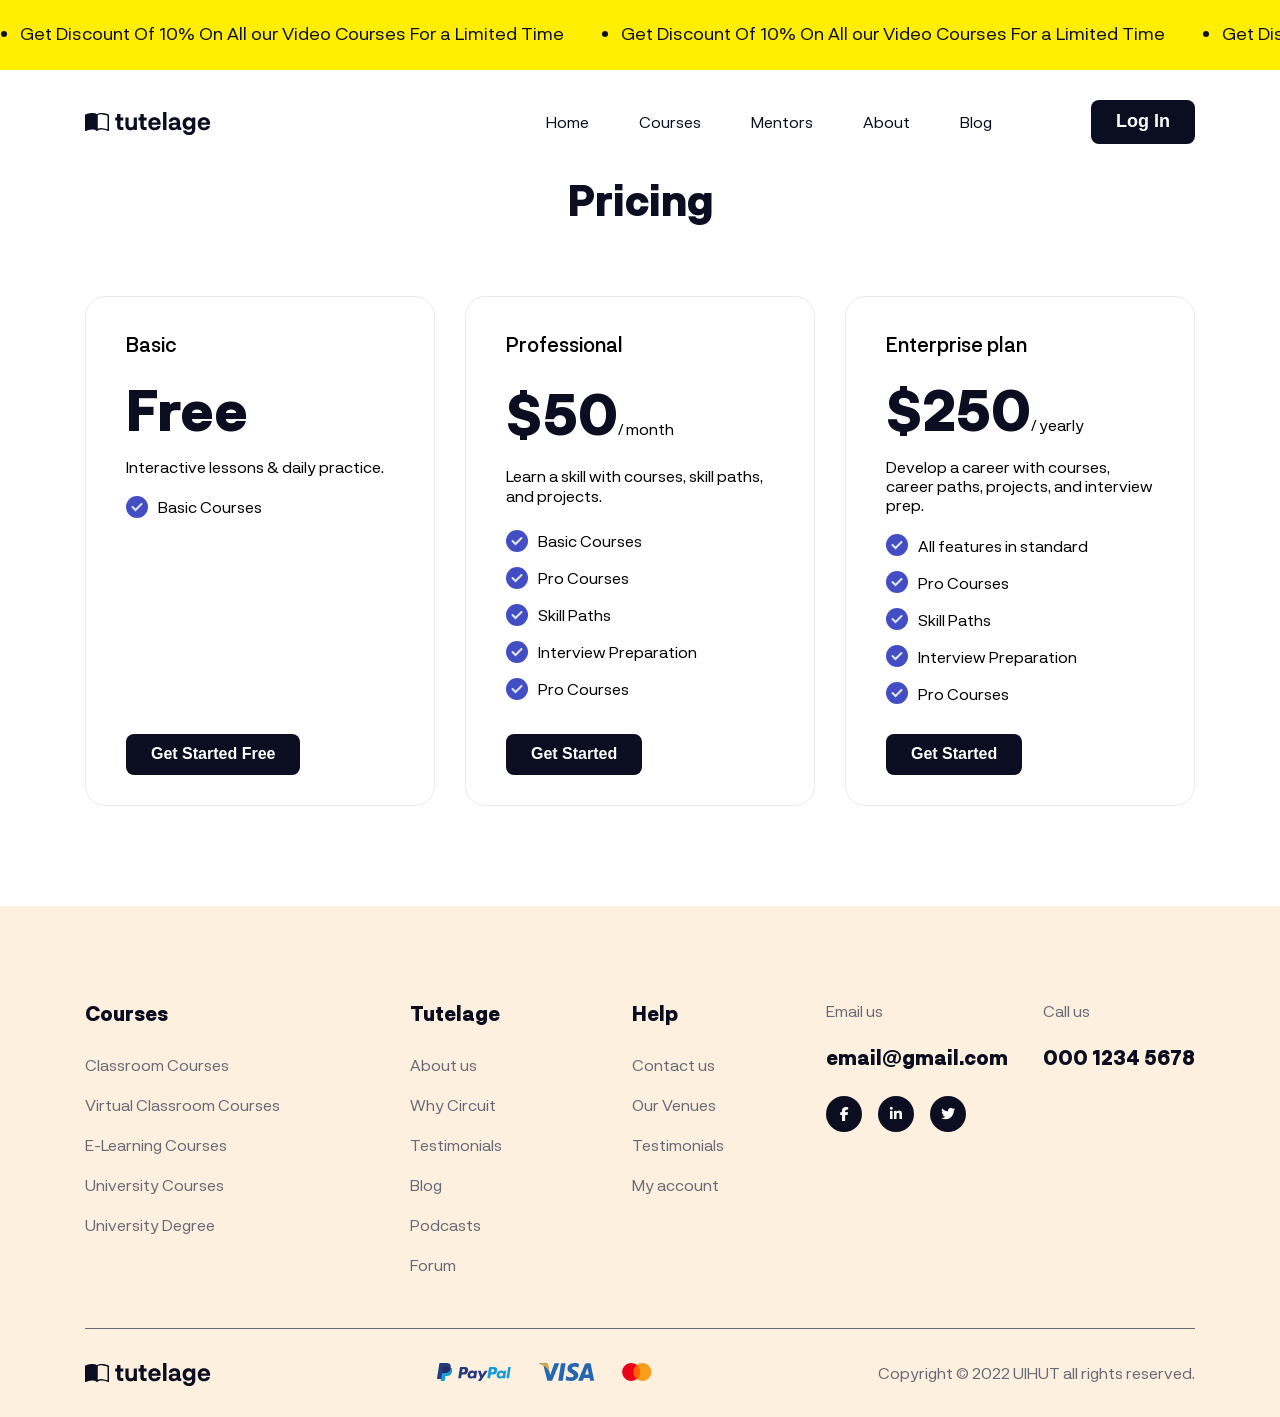
<file: pricing.html>
<!DOCTYPE html>
<html lang="en">
    <head>
        <meta charset="UTF-8" />
        <meta name="viewport" content="width=device-width, initial-scale=1.0" />
        <title>tutelage</title>

        <!-- Css -->
        <link rel="stylesheet" href="./assets/css/main.css" />

        <!-- Animate -->
        <link rel="stylesheet" href="https://cdnjs.cloudflare.com/ajax/libs/animate.css/4.1.1/animate.min.css" />

        <!-- Favicon -->
        <link rel="apple-touch-icon" sizes="57x57" href="./assets/favicon/apple-icon-57x57.png" />
        <link rel="apple-touch-icon" sizes="60x60" href="./assets/favicon/apple-icon-60x60.png" />
        <link rel="apple-touch-icon" sizes="72x72" href="./assets/favicon/apple-icon-72x72.png" />
        <link rel="apple-touch-icon" sizes="76x76" href="./assets/favicon/apple-icon-76x76.png" />
        <link rel="apple-touch-icon" sizes="114x114" href="./assets/favicon/apple-icon-114x114.png" />
        <link rel="apple-touch-icon" sizes="120x120" href="./assets/favicon/apple-icon-120x120.png" />
        <link rel="apple-touch-icon" sizes="144x144" href="./assets/favicon/apple-icon-144x144.png" />
        <link rel="apple-touch-icon" sizes="152x152" href="./assets/favicon/apple-icon-152x152.png" />
        <link rel="apple-touch-icon" sizes="180x180" href="./assets/favicon/apple-icon-180x180.png" />
        <link rel="icon" type="image/png" sizes="192x192" href="./assets/favicon/android-icon-192x192.png" />
        <link rel="icon" type="image/png" sizes="32x32" href="./assets/favicon/favicon-32x32.png" />
        <link rel="icon" type="image/png" sizes="96x96" href="./assets/favicon/favicon-96x96.png" />
        <link rel="icon" type="image/png" sizes="16x16" href="./assets/favicon/favicon-16x16.png" />
        <link rel="manifest" href="./assets/favicon/manifest.json" />
        <meta name="msapplication-TileColor" content="#ffffff" />
        <meta name="msapplication-TileImage" content="./assets/favicon/ms-icon-144x144.png" />
        <meta name="theme-color" content="#ffffff" />

        <!-- Font -->
        <link rel="stylesheet" href="./assets/fonts/stylesheet.css" />
        <link rel="stylesheet" href="https://cdnjs.cloudflare.com/ajax/libs/font-awesome/6.7.2/css/all.min.css" />

        <!-- Scripts -->
        <script src="./assets/js/scripts.js"></script>
    </head>
    <body>
        <!-- Slide show -->
        <div class="slide-show" id="slideshow">
            <script>
                load("#slideshow", "./template/slideshow.html");
            </script>
        </div>

        <!-- Header -->
        <header class="header" id="header">
            <script>
                load("#header", "./template/header-pricing.html");
            </script>
        </header>

        <!-- Pricing -->
        <div class="pricing">
            <div class="pricing__wrap">
                <div class="container">
                    <h1 class="heading--second pricing__heading">Pricing</h1>

                    <div class="pricing-cards">
                        <div class="row row-cols-3 row-cols-lg-1 gy-lg-3">
                            <!-- Pricing card 1 -->
                            <div class="col">
                                <div class="pricing-card">
                                    <div class="pricing-card__wrap">
                                        <h3 class="heading--third pricing-card__type">Basic</h3>
                                        <div class="pricing-card__cost">
                                            <h2 class="pricing-card__cost-title">Free</h2>
                                            <span class="desc--second pricing-card__cost-time"></span>
                                        </div>
                                        <p class="desc--second pricing-card__desc">
                                            Interactive lessons & daily practice.
                                        </p>
                                        <div class="pricing-card-list">
                                            <div class="pricing-card-item">
                                                <img
                                                    class="pricing-card-item__icon"
                                                    src="./assets/icons/check.svg"
                                                    alt=""
                                                />
                                                <span class="desc--second pricing-card-item__desc">Basic Courses</span>
                                            </div>
                                        </div>
                                    </div>
                                    <div>
                                        <button class="btn pricing-card__btn btn--second btn--second-small">
                                            Get Started Free
                                        </button>
                                    </div>
                                </div>
                            </div>

                            <!-- Pricing card 2 -->
                            <div class="col">
                                <div class="pricing-card">
                                    <h3 class="heading--third pricing-card__type">Professional</h3>
                                    <div class="pricing-card__cost">
                                        <h2 class="pricing-card__cost-title">$50</h2>
                                        <span class="desc--second pricing-card__cost-time">/ month</span>
                                    </div>
                                    <p class="desc--second pricing-card__desc">
                                        Learn a skill with courses, skill paths, and projects.
                                    </p>
                                    <div class="pricing-card-list">
                                        <div class="pricing-card-item">
                                            <img
                                                class="pricing-card-item__icon"
                                                src="./assets/icons/check.svg"
                                                alt=""
                                            />
                                            <span class="desc--second pricing-card-item__desc">Basic Courses</span>
                                        </div>
                                        <div class="pricing-card-item">
                                            <img
                                                class="pricing-card-item__icon"
                                                src="./assets/icons/check.svg"
                                                alt=""
                                            />
                                            <span class="desc--second pricing-card-item__desc">Pro Courses</span>
                                        </div>
                                        <div class="pricing-card-item">
                                            <img
                                                class="pricing-card-item__icon"
                                                src="./assets/icons/check.svg"
                                                alt=""
                                            />
                                            <span class="desc--second pricing-card-item__desc">Skill Paths</span>
                                        </div>
                                        <div class="pricing-card-item">
                                            <img
                                                class="pricing-card-item__icon"
                                                src="./assets/icons/check.svg"
                                                alt=""
                                            />
                                            <span class="desc--second pricing-card-item__desc"
                                                >Interview Preparation</span
                                            >
                                        </div>
                                        <div class="pricing-card-item">
                                            <img
                                                class="pricing-card-item__icon"
                                                src="./assets/icons/check.svg"
                                                alt=""
                                            />
                                            <span class="desc--second pricing-card-item__desc">Pro Courses</span>
                                        </div>
                                    </div>
                                    <div>
                                        <button class="btn pricing-card__btn btn--second btn--second-small">
                                            Get Started
                                        </button>
                                    </div>
                                </div>
                            </div>

                            <!-- Pricing card 3 -->
                            <div class="col">
                                <div class="pricing-card">
                                    <h3 class="heading--third pricing-card__type">Enterprise plan</h3>
                                    <div class="pricing-card__cost">
                                        <h2 class="pricing-card__cost-title">$250</h2>
                                        <span class="desc--second pricing-card__cost-time">/ yearly</span>
                                    </div>
                                    <p class="desc--second pricing-card__desc">
                                        Develop a career with courses, career paths, projects, and interview prep.
                                    </p>
                                    <div class="pricing-card-list">
                                        <div class="pricing-card-item">
                                            <img
                                                class="pricing-card-item__icon"
                                                src="./assets/icons/check.svg"
                                                alt=""
                                            />
                                            <span class="desc--second pricing-card-item__desc"
                                                >All features in standard</span
                                            >
                                        </div>
                                        <div class="pricing-card-item">
                                            <img
                                                class="pricing-card-item__icon"
                                                src="./assets/icons/check.svg"
                                                alt=""
                                            />
                                            <span class="desc--second pricing-card-item__desc">Pro Courses</span>
                                        </div>
                                        <div class="pricing-card-item">
                                            <img
                                                class="pricing-card-item__icon"
                                                src="./assets/icons/check.svg"
                                                alt=""
                                            />
                                            <span class="desc--second pricing-card-item__desc">Skill Paths</span>
                                        </div>
                                        <div class="pricing-card-item">
                                            <img
                                                class="pricing-card-item__icon"
                                                src="./assets/icons/check.svg"
                                                alt=""
                                            />
                                            <span class="desc--second pricing-card-item__desc"
                                                >Interview Preparation</span
                                            >
                                        </div>
                                        <div class="pricing-card-item">
                                            <img
                                                class="pricing-card-item__icon"
                                                src="./assets/icons/check.svg"
                                                alt=""
                                            />
                                            <span class="desc--second pricing-card-item__desc">Pro Courses</span>
                                        </div>
                                    </div>
                                    <div>
                                        <button class="btn pricing-card__btn btn--second btn--second-small">
                                            Get Started
                                        </button>
                                    </div>
                                </div>
                            </div>
                        </div>
                    </div>
                </div>
            </div>
        </div>
    </body>

    <!-- Footer -->
    <footer class="footer" id="footer">
        <script>
            load("#footer", "./template/footer.html");
        </script>
    </footer>
</html>
</file>
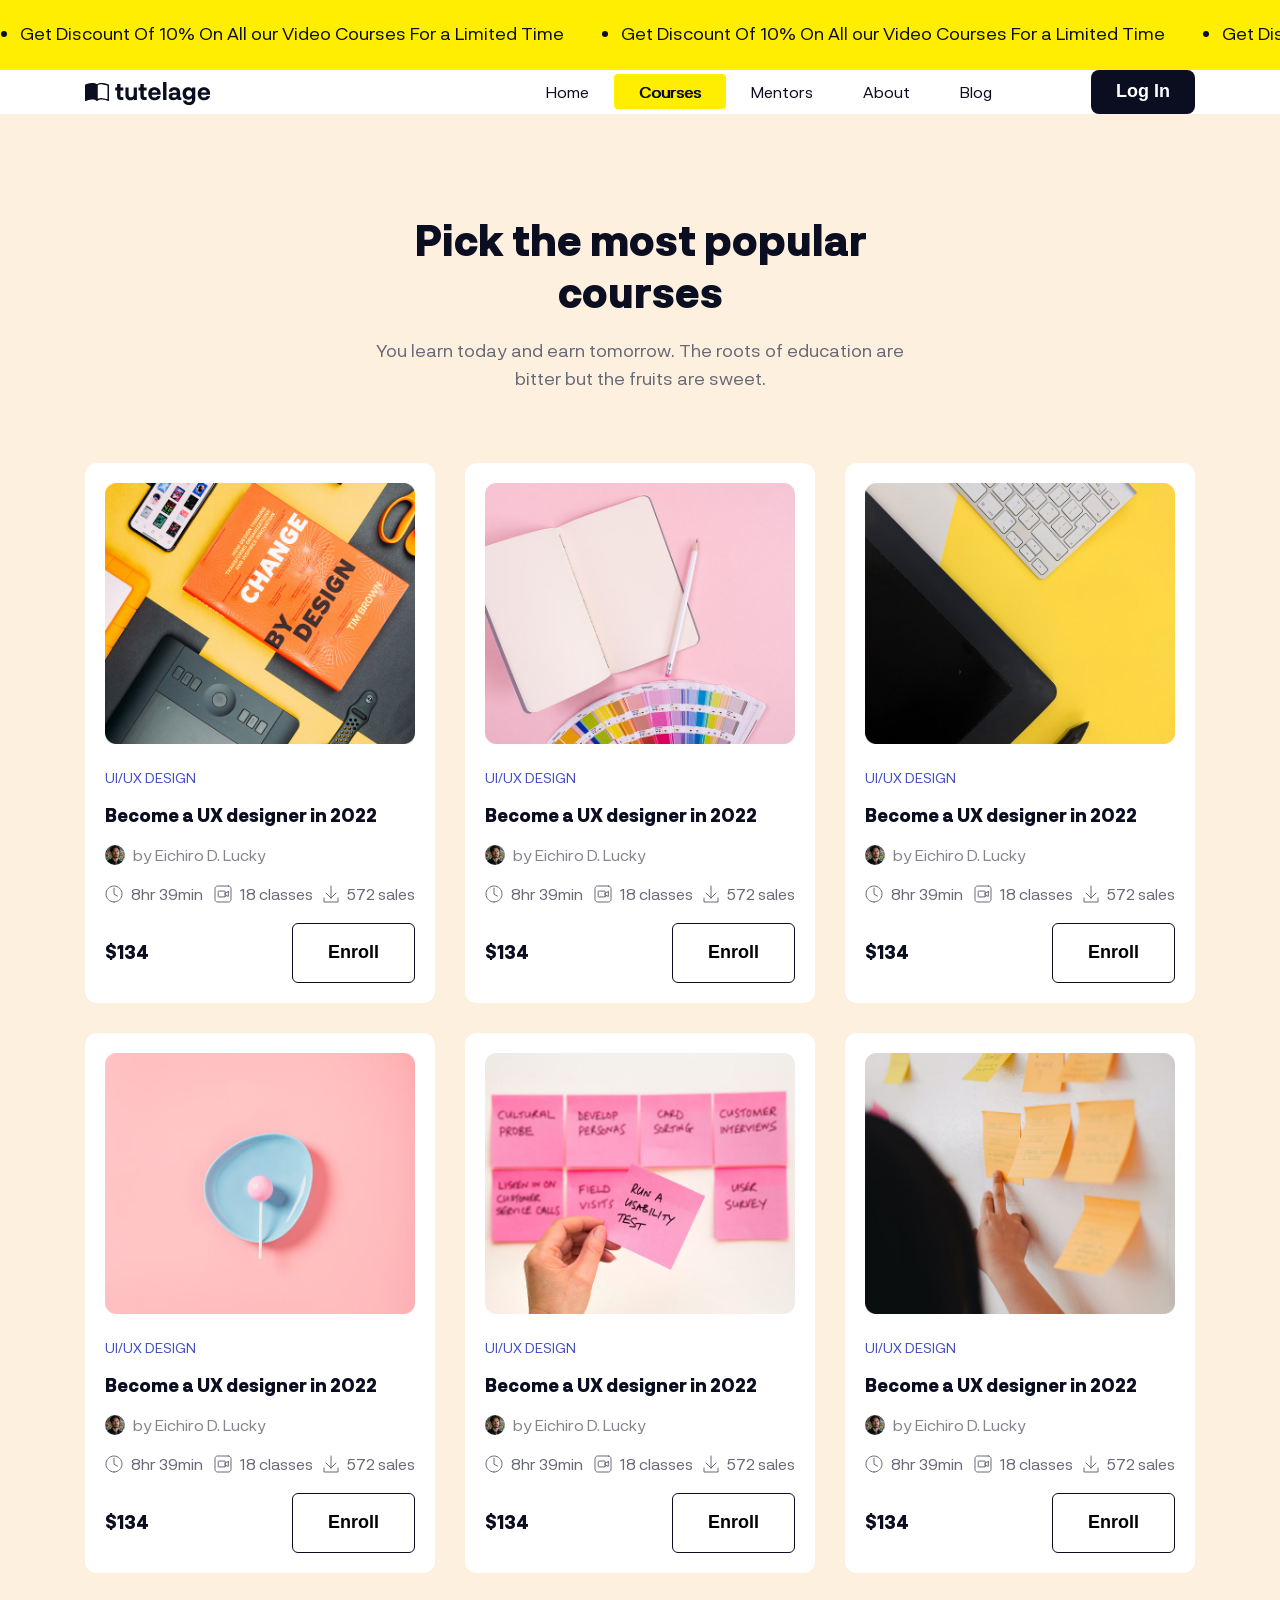
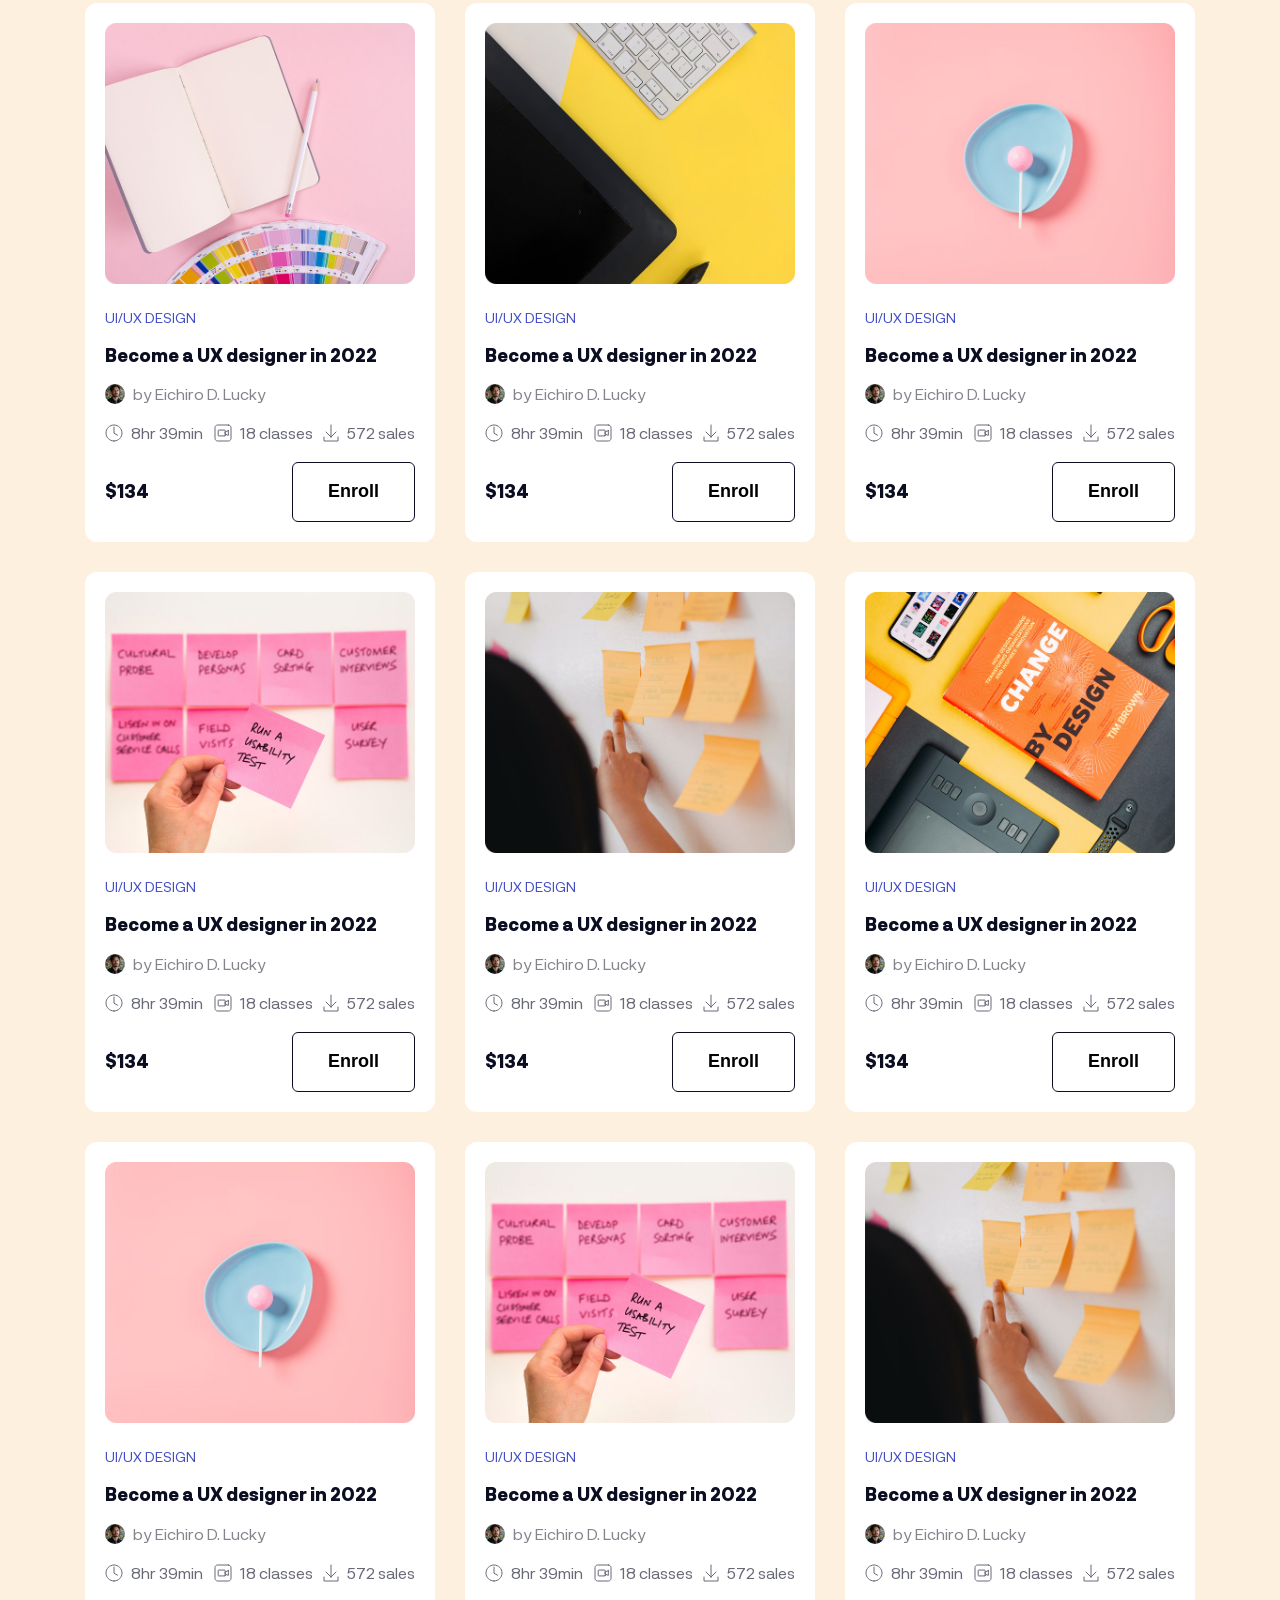
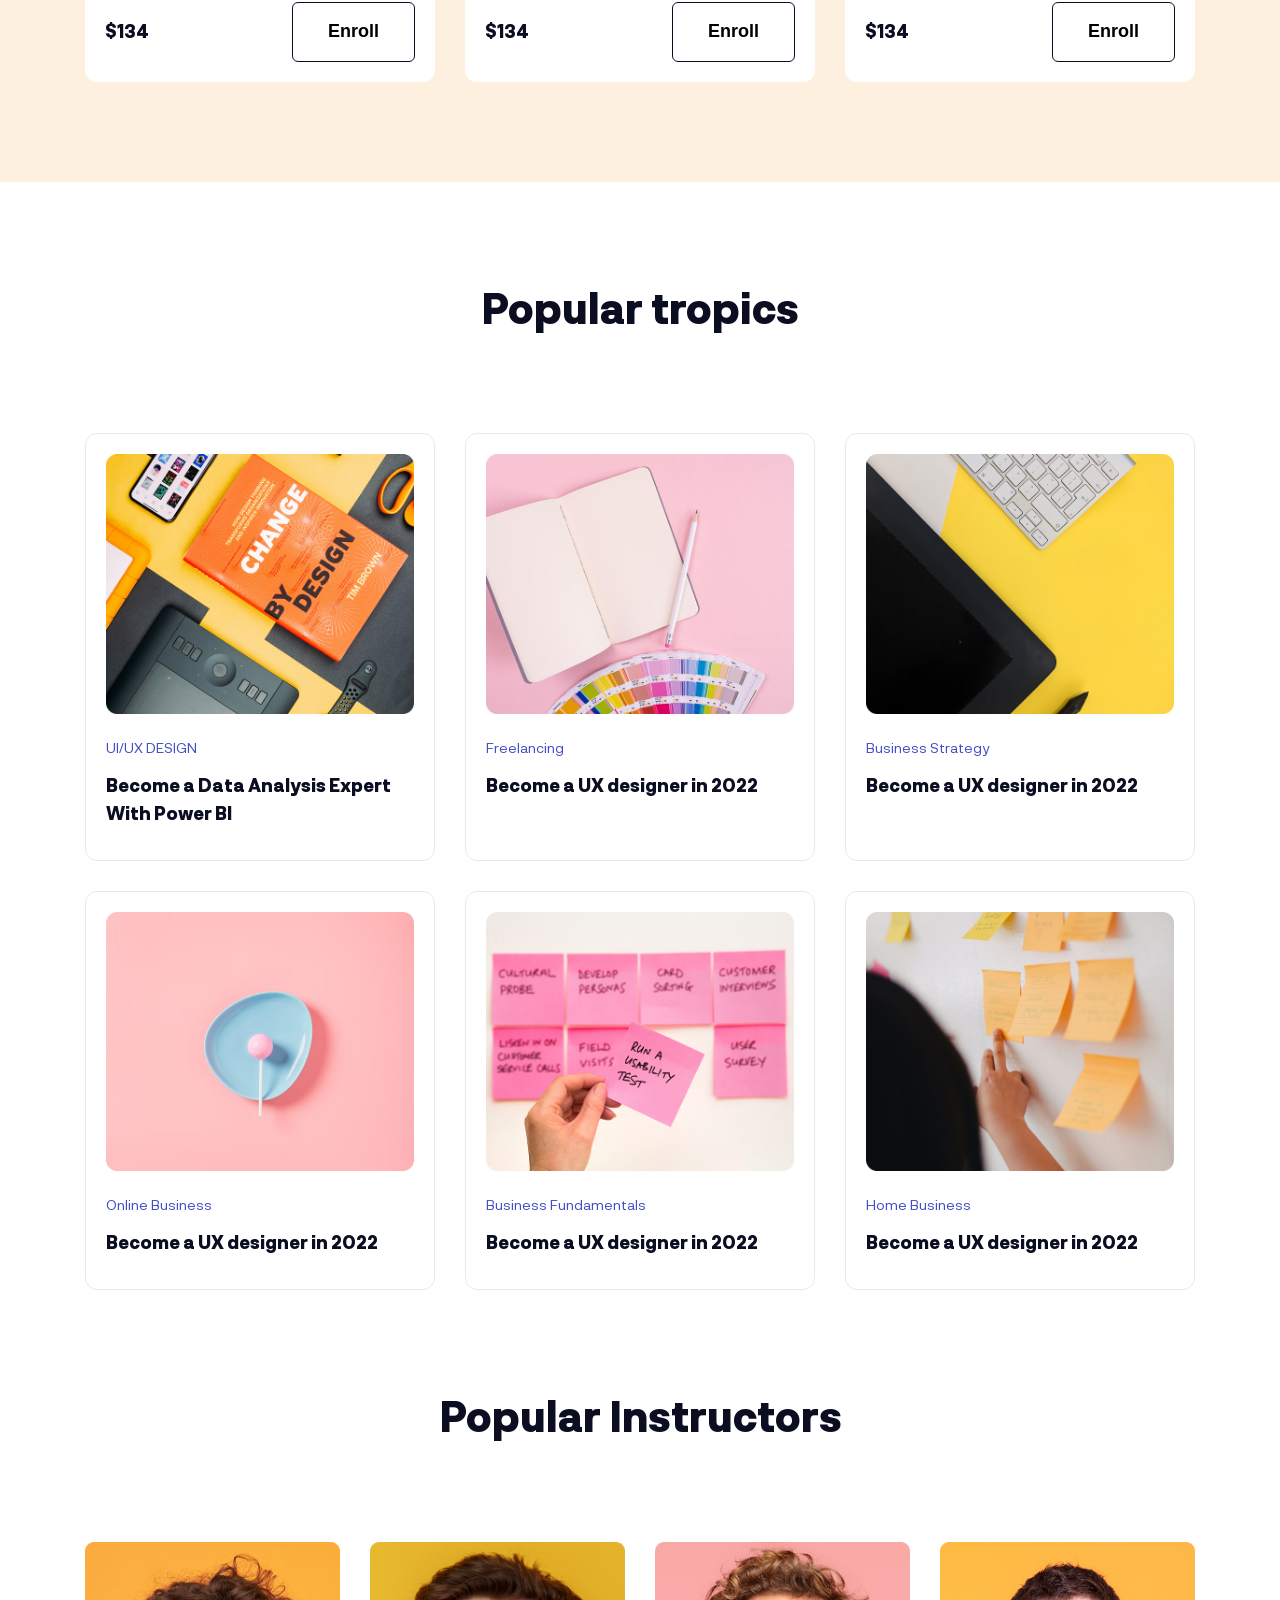
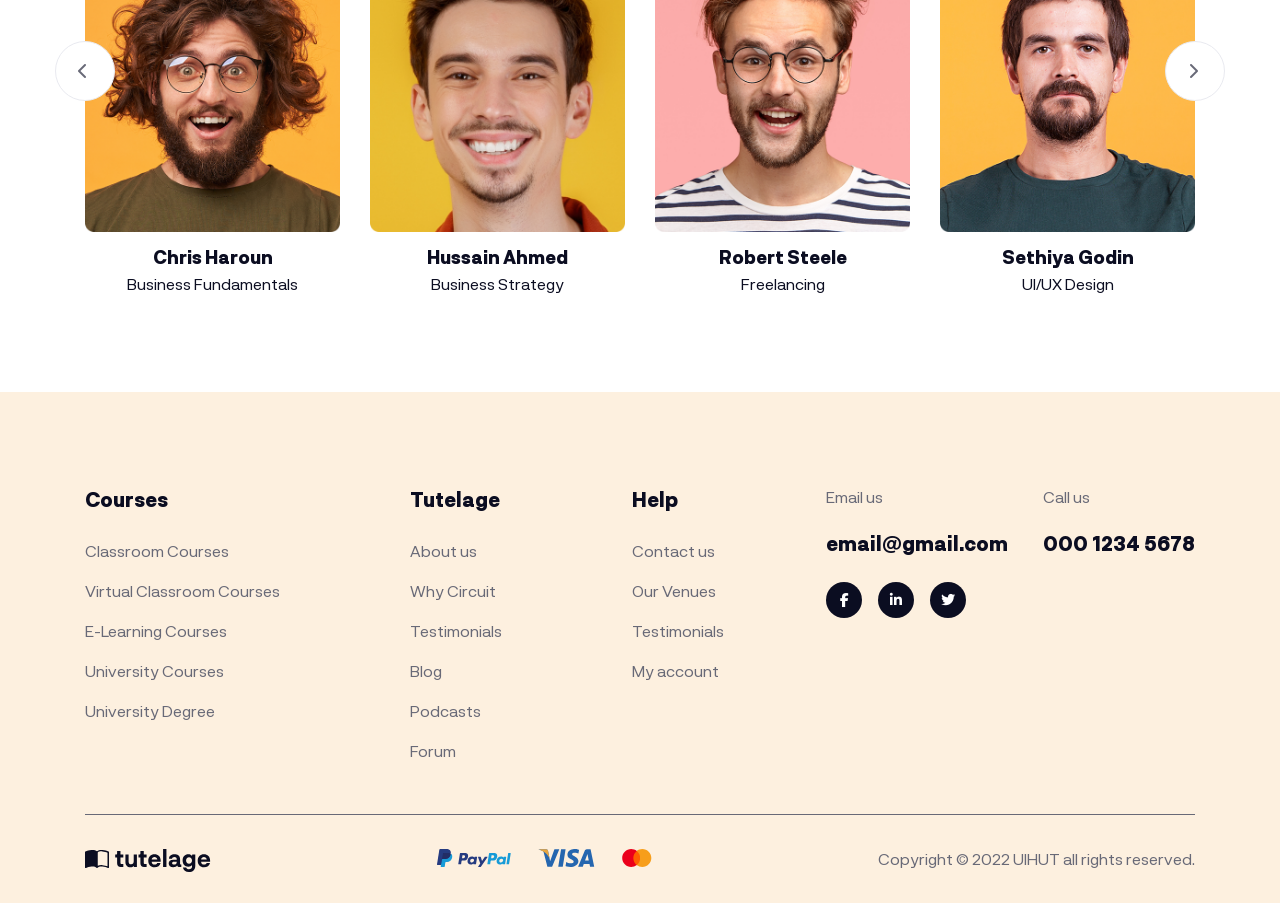
<file: pages/courses.html>
<!DOCTYPE html>
<html lang="en">
    <head>
        <meta charset="UTF-8" />
        <meta name="viewport" content="width=device-width, initial-scale=1.0" />
        <title>tutelage</title>

        <!-- Css -->
        <link rel="stylesheet" href="../assets/css/main.css" />

        <!-- Animate -->
        <link rel="stylesheet" href="https://cdnjs.cloudflare.com/ajax/libs/animate.css/4.1.1/animate.min.css" />

        <!-- Favicon -->
        <link rel="apple-touch-icon" sizes="57x57" href="../assets/favicon/apple-icon-57x57.png" />
        <link rel="apple-touch-icon" sizes="60x60" href="../assets/favicon/apple-icon-60x60.png" />
        <link rel="apple-touch-icon" sizes="72x72" href="../assets/favicon/apple-icon-72x72.png" />
        <link rel="apple-touch-icon" sizes="76x76" href="../assets/favicon/apple-icon-76x76.png" />
        <link rel="apple-touch-icon" sizes="114x114" href="../assets/favicon/apple-icon-114x114.png" />
        <link rel="apple-touch-icon" sizes="120x120" href="../assets/favicon/apple-icon-120x120.png" />
        <link rel="apple-touch-icon" sizes="144x144" href="../assets/favicon/apple-icon-144x144.png" />
        <link rel="apple-touch-icon" sizes="152x152" href="../assets/favicon/apple-icon-152x152.png" />
        <link rel="apple-touch-icon" sizes="180x180" href="../assets/favicon/apple-icon-180x180.png" />
        <link rel="icon" type="image/png" sizes="192x192" href="../assets/favicon/android-icon-192x192.png" />
        <link rel="icon" type="image/png" sizes="32x32" href="../assets/favicon/favicon-32x32.png" />
        <link rel="icon" type="image/png" sizes="96x96" href="../assets/favicon/favicon-96x96.png" />
        <link rel="icon" type="image/png" sizes="16x16" href="../assets/favicon/favicon-16x16.png" />
        <link rel="manifest" href="../assets/favicon/manifest.json" />
        <meta name="msapplication-TileColor" content="#ffffff" />
        <meta name="msapplication-TileImage" content="../assets/favicon/ms-icon-144x144.png" />
        <meta name="theme-color" content="#ffffff" />

        <!-- Font -->
        <link rel="stylesheet" href="../assets/fonts/stylesheet.css" />
        <link rel="stylesheet" href="https://cdnjs.cloudflare.com/ajax/libs/font-awesome/6.7.2/css/all.min.css" />
    </head>
    <body>
        <!-- Slide show -->
        <div class="slide-show">
            <div class="slide-show__wrap">
                <ul
                    class="slide-show__list animate__animated animate__slideInLeft animate__infinite animate__slower animate__delay-2s"
                >
                    <li class="slide-show__title">Get Discount Of 10% On All our Video Courses For a Limited Time</li>
                    <li class="slide-show__title">Get Discount Of 10% On All our Video Courses For a Limited Time</li>
                    <li class="slide-show__title">Get Discount Of 10% On All our Video Courses For a Limited Time</li>
                    <li class="slide-show__title">Get Discount Of 10% On All our Video Courses For a Limited Time</li>
                </ul>
            </div>
        </div>

        <!-- Header -->
        <header class="header">
            <div class="container">
                <div class="header__wrap">
                    <a href="/" class="header__logo">
                        <img src="../assets/images/logo.svg" alt="" class="header__logo-icon" />
                        <img src="../assets/images/logo-name.svg" alt="" class="header__logo-name" />
                    </a>

                    <!-- Nav -->
                    <nav class="header-nav hide-on-tab">
                        <ul class="header-nav__list">
                            <li class="header-nav__item">
                                <a href="/" class="header-nav__link">Home</a>
                            </li>
                            <li class="header-nav__item">
                                <a href="./courses.html" class="header-nav__link header-nav__link--active">Courses</a>
                            </li>
                            <li class="header-nav__item">
                                <a href="#" class="header-nav__link">Mentors</a>
                            </li>
                            <li class="header-nav__item">
                                <a href="#" class="header-nav__link">About</a>
                            </li>
                            <li class="header-nav__item">
                                <a href="#" class="header-nav__link">Blog</a>
                            </li>
                        </ul>
                    </nav>

                    <!-- Login -->
                    <button class="btn btn--second btn--second-small header-btn hide-on-tab">Log In</button>

                    <!-- Menu mobile -->
                    <div class="header-menu dp-none show-on-tab">
                        <i class="fa-solid fa-bars header-menu__icon"></i>
                    </div>
                </div>
            </div>
        </header>

        <!-- Popular course -->
        <div class="popular-courses">
            <div class="container">
                <div class="popular-courses__wrap">
                    <h2 class="heading--second popular-courses__heading">Pick the most popular courses</h2>
                    <p class="desc--primary popular-courses__desc">
                        You learn today and earn tomorrow. The roots of education are bitter but the fruits are sweet.
                    </p>

                    <!-- List courses -->
                    <div class="popular-courses__list">
                        <div class="row row-cols-3 row-cols-lg-1 gx-3 gy-3">
                            <!-- Course item 1 -->
                            <div class="col">
                                <div class="popular-courses-item">
                                    <img
                                        src="../assets/images/popular-course-01.png"
                                        alt=""
                                        class="popular-courses-item__img"
                                    />
                                    <p class="popular-courses-item__name">UI/UX DESIGN</p>
                                    <h3 class="popular-courses-item__title">Become a UX designer in 2022</h3>
                                    <div class="popular-courses-item__user">
                                        <img
                                            src="../assets/images/popular-course-ava-01.png"
                                            alt=""
                                            class="popular-courses-item__ava"
                                        />
                                        <span class="popular-courses-item__username">by Eichiro D. Lucky</span>
                                    </div>
                                    <div class="popular-courses-item__analys">
                                        <div class="popular-courses-item__block">
                                            <img
                                                src="../assets/icons/clock.svg"
                                                alt=""
                                                class="popular-courses-item__block-icon"
                                            />
                                            <div class="popular-courses-item__block-detail">8hr 39min</div>
                                        </div>
                                        <div class="popular-courses-item__block">
                                            <img
                                                src="../assets/icons/record.svg"
                                                alt=""
                                                class="popular-courses-item__block-icon"
                                            />
                                            <div class="popular-courses-item__block-detail">18 classes</div>
                                        </div>
                                        <div class="popular-courses-item__block">
                                            <img
                                                src="../assets/icons/download.svg"
                                                alt=""
                                                class="popular-courses-item__block-icon"
                                            />
                                            <div class="popular-courses-item__block-detail">572 sales</div>
                                        </div>
                                    </div>

                                    <div class="popular-courses-item__bot">
                                        <span class="popular-courses-item__bot-price">$134</span>
                                        <button class="popular-courses-item__bot-btn btn btn--text">Enroll</button>
                                    </div>
                                </div>
                            </div>

                            <!-- Course item 2 -->
                            <div class="col">
                                <div class="popular-courses-item">
                                    <img
                                        src="../assets/images/popular-course-02.png"
                                        alt=""
                                        class="popular-courses-item__img"
                                    />
                                    <p class="popular-courses-item__name">UI/UX DESIGN</p>
                                    <h3 class="popular-courses-item__title">Become a UX designer in 2022</h3>
                                    <div class="popular-courses-item__user">
                                        <img
                                            src="../assets/images/popular-course-ava-01.png"
                                            alt=""
                                            class="popular-courses-item__ava"
                                        />
                                        <span class="popular-courses-item__username">by Eichiro D. Lucky</span>
                                    </div>
                                    <div class="popular-courses-item__analys">
                                        <div class="popular-courses-item__block">
                                            <img
                                                src="../assets/icons/clock.svg"
                                                alt=""
                                                class="popular-courses-item__block-icon"
                                            />
                                            <div class="popular-courses-item__block-detail">8hr 39min</div>
                                        </div>
                                        <div class="popular-courses-item__block">
                                            <img
                                                src="../assets/icons/record.svg"
                                                alt=""
                                                class="popular-courses-item__block-icon"
                                            />
                                            <div class="popular-courses-item__block-detail">18 classes</div>
                                        </div>
                                        <div class="popular-courses-item__block">
                                            <img
                                                src="../assets/icons/download.svg"
                                                alt=""
                                                class="popular-courses-item__block-icon"
                                            />
                                            <div class="popular-courses-item__block-detail">572 sales</div>
                                        </div>
                                    </div>

                                    <div class="popular-courses-item__bot">
                                        <span class="popular-courses-item__bot-price">$134</span>
                                        <button class="popular-courses-item__bot-btn btn btn--text">Enroll</button>
                                    </div>
                                </div>
                            </div>

                            <!-- Course item 3 -->
                            <div class="col">
                                <div class="popular-courses-item">
                                    <img
                                        src="../assets/images/popular-course-03.png"
                                        alt=""
                                        class="popular-courses-item__img"
                                    />
                                    <p class="popular-courses-item__name">UI/UX DESIGN</p>
                                    <h3 class="popular-courses-item__title">Become a UX designer in 2022</h3>
                                    <div class="popular-courses-item__user">
                                        <img
                                            src="../assets/images/popular-course-ava-01.png"
                                            alt=""
                                            class="popular-courses-item__ava"
                                        />
                                        <span class="popular-courses-item__username">by Eichiro D. Lucky</span>
                                    </div>
                                    <div class="popular-courses-item__analys">
                                        <div class="popular-courses-item__block">
                                            <img
                                                src="../assets/icons/clock.svg"
                                                alt=""
                                                class="popular-courses-item__block-icon"
                                            />
                                            <div class="popular-courses-item__block-detail">8hr 39min</div>
                                        </div>
                                        <div class="popular-courses-item__block">
                                            <img
                                                src="../assets/icons/record.svg"
                                                alt=""
                                                class="popular-courses-item__block-icon"
                                            />
                                            <div class="popular-courses-item__block-detail">18 classes</div>
                                        </div>
                                        <div class="popular-courses-item__block">
                                            <img
                                                src="../assets/icons/download.svg"
                                                alt=""
                                                class="popular-courses-item__block-icon"
                                            />
                                            <div class="popular-courses-item__block-detail">572 sales</div>
                                        </div>
                                    </div>

                                    <div class="popular-courses-item__bot">
                                        <span class="popular-courses-item__bot-price">$134</span>
                                        <button class="popular-courses-item__bot-btn btn btn--text">Enroll</button>
                                    </div>
                                </div>
                            </div>

                            <!-- Course item 4 -->
                            <div class="col">
                                <div class="popular-courses-item">
                                    <img
                                        src="../assets/images/popular-course-04.png"
                                        alt=""
                                        class="popular-courses-item__img"
                                    />
                                    <p class="popular-courses-item__name">UI/UX DESIGN</p>
                                    <h3 class="popular-courses-item__title">Become a UX designer in 2022</h3>
                                    <div class="popular-courses-item__user">
                                        <img
                                            src="../assets/images/popular-course-ava-01.png"
                                            alt=""
                                            class="popular-courses-item__ava"
                                        />
                                        <span class="popular-courses-item__username">by Eichiro D. Lucky</span>
                                    </div>
                                    <div class="popular-courses-item__analys">
                                        <div class="popular-courses-item__block">
                                            <img
                                                src="../assets/icons/clock.svg"
                                                alt=""
                                                class="popular-courses-item__block-icon"
                                            />
                                            <div class="popular-courses-item__block-detail">8hr 39min</div>
                                        </div>
                                        <div class="popular-courses-item__block">
                                            <img
                                                src="../assets/icons/record.svg"
                                                alt=""
                                                class="popular-courses-item__block-icon"
                                            />
                                            <div class="popular-courses-item__block-detail">18 classes</div>
                                        </div>
                                        <div class="popular-courses-item__block">
                                            <img
                                                src="../assets/icons/download.svg"
                                                alt=""
                                                class="popular-courses-item__block-icon"
                                            />
                                            <div class="popular-courses-item__block-detail">572 sales</div>
                                        </div>
                                    </div>

                                    <div class="popular-courses-item__bot">
                                        <span class="popular-courses-item__bot-price">$134</span>
                                        <button class="popular-courses-item__bot-btn btn btn--text">Enroll</button>
                                    </div>
                                </div>
                            </div>

                            <!-- Course item 5 -->
                            <div class="col">
                                <div class="popular-courses-item">
                                    <img
                                        src="../assets/images/popular-course-05.png"
                                        alt=""
                                        class="popular-courses-item__img"
                                    />
                                    <p class="popular-courses-item__name">UI/UX DESIGN</p>
                                    <h3 class="popular-courses-item__title">Become a UX designer in 2022</h3>
                                    <div class="popular-courses-item__user">
                                        <img
                                            src="../assets/images/popular-course-ava-01.png"
                                            alt=""
                                            class="popular-courses-item__ava"
                                        />
                                        <span class="popular-courses-item__username">by Eichiro D. Lucky</span>
                                    </div>
                                    <div class="popular-courses-item__analys">
                                        <div class="popular-courses-item__block">
                                            <img
                                                src="../assets/icons/clock.svg"
                                                alt=""
                                                class="popular-courses-item__block-icon"
                                            />
                                            <div class="popular-courses-item__block-detail">8hr 39min</div>
                                        </div>
                                        <div class="popular-courses-item__block">
                                            <img
                                                src="../assets/icons/record.svg"
                                                alt=""
                                                class="popular-courses-item__block-icon"
                                            />
                                            <div class="popular-courses-item__block-detail">18 classes</div>
                                        </div>
                                        <div class="popular-courses-item__block">
                                            <img
                                                src="../assets/icons/download.svg"
                                                alt=""
                                                class="popular-courses-item__block-icon"
                                            />
                                            <div class="popular-courses-item__block-detail">572 sales</div>
                                        </div>
                                    </div>

                                    <div class="popular-courses-item__bot">
                                        <span class="popular-courses-item__bot-price">$134</span>
                                        <button class="popular-courses-item__bot-btn btn btn--text">Enroll</button>
                                    </div>
                                </div>
                            </div>

                            <!-- Course item 6 -->
                            <div class="col">
                                <div class="popular-courses-item">
                                    <img
                                        src="../assets/images/popular-course-06.png"
                                        alt=""
                                        class="popular-courses-item__img"
                                    />
                                    <p class="popular-courses-item__name">UI/UX DESIGN</p>
                                    <h3 class="popular-courses-item__title">Become a UX designer in 2022</h3>
                                    <div class="popular-courses-item__user">
                                        <img
                                            src="../assets/images/popular-course-ava-01.png"
                                            alt=""
                                            class="popular-courses-item__ava"
                                        />
                                        <span class="popular-courses-item__username">by Eichiro D. Lucky</span>
                                    </div>
                                    <div class="popular-courses-item__analys">
                                        <div class="popular-courses-item__block">
                                            <img
                                                src="../assets/icons/clock.svg"
                                                alt=""
                                                class="popular-courses-item__block-icon"
                                            />
                                            <div class="popular-courses-item__block-detail">8hr 39min</div>
                                        </div>
                                        <div class="popular-courses-item__block">
                                            <img
                                                src="../assets/icons/record.svg"
                                                alt=""
                                                class="popular-courses-item__block-icon"
                                            />
                                            <div class="popular-courses-item__block-detail">18 classes</div>
                                        </div>
                                        <div class="popular-courses-item__block">
                                            <img
                                                src="../assets/icons/download.svg"
                                                alt=""
                                                class="popular-courses-item__block-icon"
                                            />
                                            <div class="popular-courses-item__block-detail">572 sales</div>
                                        </div>
                                    </div>

                                    <div class="popular-courses-item__bot">
                                        <span class="popular-courses-item__bot-price">$134</span>
                                        <button class="popular-courses-item__bot-btn btn btn--text">Enroll</button>
                                    </div>
                                </div>
                            </div>

                            <!-- Course item 2 -->
                            <div class="col">
                                <div class="popular-courses-item">
                                    <img
                                        src="../assets/images/popular-course-02.png"
                                        alt=""
                                        class="popular-courses-item__img"
                                    />
                                    <p class="popular-courses-item__name">UI/UX DESIGN</p>
                                    <h3 class="popular-courses-item__title">Become a UX designer in 2022</h3>
                                    <div class="popular-courses-item__user">
                                        <img
                                            src="../assets/images/popular-course-ava-01.png"
                                            alt=""
                                            class="popular-courses-item__ava"
                                        />
                                        <span class="popular-courses-item__username">by Eichiro D. Lucky</span>
                                    </div>
                                    <div class="popular-courses-item__analys">
                                        <div class="popular-courses-item__block">
                                            <img
                                                src="../assets/icons/clock.svg"
                                                alt=""
                                                class="popular-courses-item__block-icon"
                                            />
                                            <div class="popular-courses-item__block-detail">8hr 39min</div>
                                        </div>
                                        <div class="popular-courses-item__block">
                                            <img
                                                src="../assets/icons/record.svg"
                                                alt=""
                                                class="popular-courses-item__block-icon"
                                            />
                                            <div class="popular-courses-item__block-detail">18 classes</div>
                                        </div>
                                        <div class="popular-courses-item__block">
                                            <img
                                                src="../assets/icons/download.svg"
                                                alt=""
                                                class="popular-courses-item__block-icon"
                                            />
                                            <div class="popular-courses-item__block-detail">572 sales</div>
                                        </div>
                                    </div>

                                    <div class="popular-courses-item__bot">
                                        <span class="popular-courses-item__bot-price">$134</span>
                                        <button class="popular-courses-item__bot-btn btn btn--text">Enroll</button>
                                    </div>
                                </div>
                            </div>

                            <!-- Course item 3 -->
                            <div class="col">
                                <div class="popular-courses-item">
                                    <img
                                        src="../assets/images/popular-course-03.png"
                                        alt=""
                                        class="popular-courses-item__img"
                                    />
                                    <p class="popular-courses-item__name">UI/UX DESIGN</p>
                                    <h3 class="popular-courses-item__title">Become a UX designer in 2022</h3>
                                    <div class="popular-courses-item__user">
                                        <img
                                            src="../assets/images/popular-course-ava-01.png"
                                            alt=""
                                            class="popular-courses-item__ava"
                                        />
                                        <span class="popular-courses-item__username">by Eichiro D. Lucky</span>
                                    </div>
                                    <div class="popular-courses-item__analys">
                                        <div class="popular-courses-item__block">
                                            <img
                                                src="../assets/icons/clock.svg"
                                                alt=""
                                                class="popular-courses-item__block-icon"
                                            />
                                            <div class="popular-courses-item__block-detail">8hr 39min</div>
                                        </div>
                                        <div class="popular-courses-item__block">
                                            <img
                                                src="../assets/icons/record.svg"
                                                alt=""
                                                class="popular-courses-item__block-icon"
                                            />
                                            <div class="popular-courses-item__block-detail">18 classes</div>
                                        </div>
                                        <div class="popular-courses-item__block">
                                            <img
                                                src="../assets/icons/download.svg"
                                                alt=""
                                                class="popular-courses-item__block-icon"
                                            />
                                            <div class="popular-courses-item__block-detail">572 sales</div>
                                        </div>
                                    </div>

                                    <div class="popular-courses-item__bot">
                                        <span class="popular-courses-item__bot-price">$134</span>
                                        <button class="popular-courses-item__bot-btn btn btn--text">Enroll</button>
                                    </div>
                                </div>
                            </div>

                            <!-- Course item 4 -->
                            <div class="col">
                                <div class="popular-courses-item">
                                    <img
                                        src="../assets/images/popular-course-04.png"
                                        alt=""
                                        class="popular-courses-item__img"
                                    />
                                    <p class="popular-courses-item__name">UI/UX DESIGN</p>
                                    <h3 class="popular-courses-item__title">Become a UX designer in 2022</h3>
                                    <div class="popular-courses-item__user">
                                        <img
                                            src="../assets/images/popular-course-ava-01.png"
                                            alt=""
                                            class="popular-courses-item__ava"
                                        />
                                        <span class="popular-courses-item__username">by Eichiro D. Lucky</span>
                                    </div>
                                    <div class="popular-courses-item__analys">
                                        <div class="popular-courses-item__block">
                                            <img
                                                src="../assets/icons/clock.svg"
                                                alt=""
                                                class="popular-courses-item__block-icon"
                                            />
                                            <div class="popular-courses-item__block-detail">8hr 39min</div>
                                        </div>
                                        <div class="popular-courses-item__block">
                                            <img
                                                src="../assets/icons/record.svg"
                                                alt=""
                                                class="popular-courses-item__block-icon"
                                            />
                                            <div class="popular-courses-item__block-detail">18 classes</div>
                                        </div>
                                        <div class="popular-courses-item__block">
                                            <img
                                                src="../assets/icons/download.svg"
                                                alt=""
                                                class="popular-courses-item__block-icon"
                                            />
                                            <div class="popular-courses-item__block-detail">572 sales</div>
                                        </div>
                                    </div>

                                    <div class="popular-courses-item__bot">
                                        <span class="popular-courses-item__bot-price">$134</span>
                                        <button class="popular-courses-item__bot-btn btn btn--text">Enroll</button>
                                    </div>
                                </div>
                            </div>

                            <!-- Course item 5 -->
                            <div class="col">
                                <div class="popular-courses-item">
                                    <img
                                        src="../assets/images/popular-course-05.png"
                                        alt=""
                                        class="popular-courses-item__img"
                                    />
                                    <p class="popular-courses-item__name">UI/UX DESIGN</p>
                                    <h3 class="popular-courses-item__title">Become a UX designer in 2022</h3>
                                    <div class="popular-courses-item__user">
                                        <img
                                            src="../assets/images/popular-course-ava-01.png"
                                            alt=""
                                            class="popular-courses-item__ava"
                                        />
                                        <span class="popular-courses-item__username">by Eichiro D. Lucky</span>
                                    </div>
                                    <div class="popular-courses-item__analys">
                                        <div class="popular-courses-item__block">
                                            <img
                                                src="../assets/icons/clock.svg"
                                                alt=""
                                                class="popular-courses-item__block-icon"
                                            />
                                            <div class="popular-courses-item__block-detail">8hr 39min</div>
                                        </div>
                                        <div class="popular-courses-item__block">
                                            <img
                                                src="../assets/icons/record.svg"
                                                alt=""
                                                class="popular-courses-item__block-icon"
                                            />
                                            <div class="popular-courses-item__block-detail">18 classes</div>
                                        </div>
                                        <div class="popular-courses-item__block">
                                            <img
                                                src="../assets/icons/download.svg"
                                                alt=""
                                                class="popular-courses-item__block-icon"
                                            />
                                            <div class="popular-courses-item__block-detail">572 sales</div>
                                        </div>
                                    </div>

                                    <div class="popular-courses-item__bot">
                                        <span class="popular-courses-item__bot-price">$134</span>
                                        <button class="popular-courses-item__bot-btn btn btn--text">Enroll</button>
                                    </div>
                                </div>
                            </div>

                            <!-- Course item 6 -->
                            <div class="col">
                                <div class="popular-courses-item">
                                    <img
                                        src="../assets/images/popular-course-06.png"
                                        alt=""
                                        class="popular-courses-item__img"
                                    />
                                    <p class="popular-courses-item__name">UI/UX DESIGN</p>
                                    <h3 class="popular-courses-item__title">Become a UX designer in 2022</h3>
                                    <div class="popular-courses-item__user">
                                        <img
                                            src="../assets/images/popular-course-ava-01.png"
                                            alt=""
                                            class="popular-courses-item__ava"
                                        />
                                        <span class="popular-courses-item__username">by Eichiro D. Lucky</span>
                                    </div>
                                    <div class="popular-courses-item__analys">
                                        <div class="popular-courses-item__block">
                                            <img
                                                src="../assets/icons/clock.svg"
                                                alt=""
                                                class="popular-courses-item__block-icon"
                                            />
                                            <div class="popular-courses-item__block-detail">8hr 39min</div>
                                        </div>
                                        <div class="popular-courses-item__block">
                                            <img
                                                src="../assets/icons/record.svg"
                                                alt=""
                                                class="popular-courses-item__block-icon"
                                            />
                                            <div class="popular-courses-item__block-detail">18 classes</div>
                                        </div>
                                        <div class="popular-courses-item__block">
                                            <img
                                                src="../assets/icons/download.svg"
                                                alt=""
                                                class="popular-courses-item__block-icon"
                                            />
                                            <div class="popular-courses-item__block-detail">572 sales</div>
                                        </div>
                                    </div>

                                    <div class="popular-courses-item__bot">
                                        <span class="popular-courses-item__bot-price">$134</span>
                                        <button class="popular-courses-item__bot-btn btn btn--text">Enroll</button>
                                    </div>
                                </div>
                            </div>

                            <!-- Course item 1 -->
                            <div class="col">
                                <div class="popular-courses-item">
                                    <img
                                        src="../assets/images/popular-course-01.png"
                                        alt=""
                                        class="popular-courses-item__img"
                                    />
                                    <p class="popular-courses-item__name">UI/UX DESIGN</p>
                                    <h3 class="popular-courses-item__title">Become a UX designer in 2022</h3>
                                    <div class="popular-courses-item__user">
                                        <img
                                            src="../assets/images/popular-course-ava-01.png"
                                            alt=""
                                            class="popular-courses-item__ava"
                                        />
                                        <span class="popular-courses-item__username">by Eichiro D. Lucky</span>
                                    </div>
                                    <div class="popular-courses-item__analys">
                                        <div class="popular-courses-item__block">
                                            <img
                                                src="../assets/icons/clock.svg"
                                                alt=""
                                                class="popular-courses-item__block-icon"
                                            />
                                            <div class="popular-courses-item__block-detail">8hr 39min</div>
                                        </div>
                                        <div class="popular-courses-item__block">
                                            <img
                                                src="../assets/icons/record.svg"
                                                alt=""
                                                class="popular-courses-item__block-icon"
                                            />
                                            <div class="popular-courses-item__block-detail">18 classes</div>
                                        </div>
                                        <div class="popular-courses-item__block">
                                            <img
                                                src="../assets/icons/download.svg"
                                                alt=""
                                                class="popular-courses-item__block-icon"
                                            />
                                            <div class="popular-courses-item__block-detail">572 sales</div>
                                        </div>
                                    </div>

                                    <div class="popular-courses-item__bot">
                                        <span class="popular-courses-item__bot-price">$134</span>
                                        <button class="popular-courses-item__bot-btn btn btn--text">Enroll</button>
                                    </div>
                                </div>
                            </div>

                            <!-- Course item 4 -->
                            <div class="col">
                                <div class="popular-courses-item">
                                    <img
                                        src="../assets/images/popular-course-04.png"
                                        alt=""
                                        class="popular-courses-item__img"
                                    />
                                    <p class="popular-courses-item__name">UI/UX DESIGN</p>
                                    <h3 class="popular-courses-item__title">Become a UX designer in 2022</h3>
                                    <div class="popular-courses-item__user">
                                        <img
                                            src="../assets/images/popular-course-ava-01.png"
                                            alt=""
                                            class="popular-courses-item__ava"
                                        />
                                        <span class="popular-courses-item__username">by Eichiro D. Lucky</span>
                                    </div>
                                    <div class="popular-courses-item__analys">
                                        <div class="popular-courses-item__block">
                                            <img
                                                src="../assets/icons/clock.svg"
                                                alt=""
                                                class="popular-courses-item__block-icon"
                                            />
                                            <div class="popular-courses-item__block-detail">8hr 39min</div>
                                        </div>
                                        <div class="popular-courses-item__block">
                                            <img
                                                src="../assets/icons/record.svg"
                                                alt=""
                                                class="popular-courses-item__block-icon"
                                            />
                                            <div class="popular-courses-item__block-detail">18 classes</div>
                                        </div>
                                        <div class="popular-courses-item__block">
                                            <img
                                                src="../assets/icons/download.svg"
                                                alt=""
                                                class="popular-courses-item__block-icon"
                                            />
                                            <div class="popular-courses-item__block-detail">572 sales</div>
                                        </div>
                                    </div>

                                    <div class="popular-courses-item__bot">
                                        <span class="popular-courses-item__bot-price">$134</span>
                                        <button class="popular-courses-item__bot-btn btn btn--text">Enroll</button>
                                    </div>
                                </div>
                            </div>

                            <!-- Course item 5 -->
                            <div class="col">
                                <div class="popular-courses-item">
                                    <img
                                        src="../assets/images/popular-course-05.png"
                                        alt=""
                                        class="popular-courses-item__img"
                                    />
                                    <p class="popular-courses-item__name">UI/UX DESIGN</p>
                                    <h3 class="popular-courses-item__title">Become a UX designer in 2022</h3>
                                    <div class="popular-courses-item__user">
                                        <img
                                            src="../assets/images/popular-course-ava-01.png"
                                            alt=""
                                            class="popular-courses-item__ava"
                                        />
                                        <span class="popular-courses-item__username">by Eichiro D. Lucky</span>
                                    </div>
                                    <div class="popular-courses-item__analys">
                                        <div class="popular-courses-item__block">
                                            <img
                                                src="../assets/icons/clock.svg"
                                                alt=""
                                                class="popular-courses-item__block-icon"
                                            />
                                            <div class="popular-courses-item__block-detail">8hr 39min</div>
                                        </div>
                                        <div class="popular-courses-item__block">
                                            <img
                                                src="../assets/icons/record.svg"
                                                alt=""
                                                class="popular-courses-item__block-icon"
                                            />
                                            <div class="popular-courses-item__block-detail">18 classes</div>
                                        </div>
                                        <div class="popular-courses-item__block">
                                            <img
                                                src="../assets/icons/download.svg"
                                                alt=""
                                                class="popular-courses-item__block-icon"
                                            />
                                            <div class="popular-courses-item__block-detail">572 sales</div>
                                        </div>
                                    </div>

                                    <div class="popular-courses-item__bot">
                                        <span class="popular-courses-item__bot-price">$134</span>
                                        <button class="popular-courses-item__bot-btn btn btn--text">Enroll</button>
                                    </div>
                                </div>
                            </div>

                            <!-- Course item 6 -->
                            <div class="col">
                                <div class="popular-courses-item">
                                    <img
                                        src="../assets/images/popular-course-06.png"
                                        alt=""
                                        class="popular-courses-item__img"
                                    />
                                    <p class="popular-courses-item__name">UI/UX DESIGN</p>
                                    <h3 class="popular-courses-item__title">Become a UX designer in 2022</h3>
                                    <div class="popular-courses-item__user">
                                        <img
                                            src="../assets/images/popular-course-ava-01.png"
                                            alt=""
                                            class="popular-courses-item__ava"
                                        />
                                        <span class="popular-courses-item__username">by Eichiro D. Lucky</span>
                                    </div>
                                    <div class="popular-courses-item__analys">
                                        <div class="popular-courses-item__block">
                                            <img
                                                src="../assets/icons/clock.svg"
                                                alt=""
                                                class="popular-courses-item__block-icon"
                                            />
                                            <div class="popular-courses-item__block-detail">8hr 39min</div>
                                        </div>
                                        <div class="popular-courses-item__block">
                                            <img
                                                src="../assets/icons/record.svg"
                                                alt=""
                                                class="popular-courses-item__block-icon"
                                            />
                                            <div class="popular-courses-item__block-detail">18 classes</div>
                                        </div>
                                        <div class="popular-courses-item__block">
                                            <img
                                                src="../assets/icons/download.svg"
                                                alt=""
                                                class="popular-courses-item__block-icon"
                                            />
                                            <div class="popular-courses-item__block-detail">572 sales</div>
                                        </div>
                                    </div>

                                    <div class="popular-courses-item__bot">
                                        <span class="popular-courses-item__bot-price">$134</span>
                                        <button class="popular-courses-item__bot-btn btn btn--text">Enroll</button>
                                    </div>
                                </div>
                            </div>
                        </div>
                    </div>
                </div>
            </div>
        </div>
        <!-- End all courses-->

        <!-- Popular tropics -->
        <div class="popular-tropics">
            <div class="container">
                <div class="popular-tropics__wrap">
                    <h2 class="heading--second popular-tropics__heading">Popular tropics</h2>
                    <div class="row row-cols-3 row-cols-lg-1 gx-3 gy-3">
                        <!-- Tropic item 1 -->
                        <div class="col">
                            <div class="popular-courses-item popular-tropics-item">
                                <img
                                    src="../assets/images/popular-course-01.png"
                                    alt=""
                                    class="popular-courses-item__img"
                                />
                                <p class="popular-courses-item__name">UI/UX DESIGN</p>
                                <h3 class="popular-courses-item__title">Become a Data Analysis Expert With Power BI</h3>
                            </div>
                        </div>

                        <!-- Tropic item 2 -->
                        <div class="col">
                            <div class="popular-courses-item popular-tropics-item">
                                <img
                                    src="../assets/images/popular-course-02.png"
                                    alt=""
                                    class="popular-courses-item__img"
                                />
                                <p class="popular-courses-item__name">Freelancing</p>
                                <h3 class="popular-courses-item__title">Become a UX designer in 2022</h3>
                            </div>
                        </div>

                        <!-- Tropic item 3 -->
                        <div class="col">
                            <div class="popular-courses-item popular-tropics-item">
                                <img
                                    src="../assets/images/popular-course-03.png"
                                    alt=""
                                    class="popular-courses-item__img"
                                />
                                <p class="popular-courses-item__name">Business Strategy</p>
                                <h3 class="popular-courses-item__title">Become a UX designer in 2022</h3>
                            </div>
                        </div>

                        <!-- Tropic item 4 -->
                        <div class="col">
                            <div class="popular-courses-item popular-tropics-item">
                                <img
                                    src="../assets/images/popular-course-04.png"
                                    alt=""
                                    class="popular-courses-item__img"
                                />
                                <p class="popular-courses-item__name">Online Business</p>
                                <h3 class="popular-courses-item__title">Become a UX designer in 2022</h3>
                            </div>
                        </div>

                        <!-- Tropic item 5 -->
                        <div class="col">
                            <div class="popular-courses-item popular-tropics-item">
                                <img
                                    src="../assets/images/popular-course-05.png"
                                    alt=""
                                    class="popular-courses-item__img"
                                />
                                <p class="popular-courses-item__name">Business Fundamentals</p>
                                <h3 class="popular-courses-item__title">Become a UX designer in 2022</h3>
                            </div>
                        </div>

                        <!-- Tropic item 6 -->
                        <div class="col">
                            <div class="popular-courses-item popular-tropics-item">
                                <img
                                    src="../assets/images/popular-course-06.png"
                                    alt=""
                                    class="popular-courses-item__img"
                                />
                                <p class="popular-courses-item__name">Home Business</p>
                                <h3 class="popular-courses-item__title">Become a UX designer in 2022</h3>
                            </div>
                        </div>
                    </div>
                </div>

                <!-- Popular Instructors -->
                <div class="popular-tropics__instruct">
                    <h2 class="heading--second popular-tropics__heading">Popular Instructors</h2>

                    <div class="row row-cols-4 row-cols-lg-2 row-cols-md-1 gy-lg-3">
                        <div class="col">
                            <div class="popular-tropics__instruct-item">
                                <img
                                    src="../assets/images/popula-struct-01.png"
                                    alt=""
                                    class="popular-tropics__instruct-img"
                                />
                                <h4 class="heading--fourth popular-tropics__instruct-name">Chris Haroun</h4>
                                <p class="desc--third popular-tropics__instruct-desc">Business Fundamentals</p>
                            </div>
                        </div>

                        <div class="col">
                            <div class="popular-tropics__instruct-item">
                                <img
                                    src="../assets/images/popula-struct-02.png"
                                    alt=""
                                    class="popular-tropics__instruct-img"
                                />
                                <h4 class="heading--fourth popular-tropics__instruct-name">Hussain Ahmed</h4>
                                <p class="desc--third popular-tropics__instruct-desc">Business Strategy</p>
                            </div>
                        </div>

                        <div class="col">
                            <div class="popular-tropics__instruct-item">
                                <img
                                    src="../assets/images/popula-struct-03.png"
                                    alt=""
                                    class="popular-tropics__instruct-img"
                                />
                                <h4 class="heading--fourth popular-tropics__instruct-name">Robert Steele</h4>
                                <p class="desc--third popular-tropics__instruct-desc">Freelancing</p>
                            </div>
                        </div>

                        <div class="col">
                            <div class="popular-tropics__instruct-item">
                                <img
                                    src="../assets/images/popula-struct-04.png"
                                    alt=""
                                    class="popular-tropics__instruct-img"
                                />
                                <h4 class="heading--fourth popular-tropics__instruct-name">Sethiya Godin</h4>
                                <p class="desc--third popular-tropics__instruct-desc">UI/UX Design</p>
                            </div>
                        </div>
                    </div>

                    <!-- Direction -->
                    <div class="popular-tropics__instruct-direct">
                        <div class="popular-tropics__instruct-back">
                            <!-- <img
                                src="../assets/icons/chevron-left.svg"
                                alt=""
                                class="popular-tropics__instruct-next-icon"
                            /> -->
                            <i class="fa-solid fa-chevron-left popular-tropics__instruct-next-icon"></i>
                        </div>
                        <div class="popular-tropics__instruct-next">
                            <!-- <img
                                src="../assets/icons/chevron-right.svg"
                                alt=""
                                class="popular-tropics__instruct-next-icon"
                            /> -->
                            <i class="fa-solid fa-chevron-right popular-tropics__instruct-next-icon"></i>
                        </div>
                    </div>
                </div>
            </div>
        </div>
    </body>

    <!-- Footer -->
    <footer class="footer">
        <div class="container">
            <div class="footer-wrap">
                <!-- Footer categories -->
                <div class="footer-cate">
                    <div class="footer-list">
                        <!-- Footer item 1 -->
                        <div class="footer-item">
                            <h3 class="heading-third footer-item__heading">Courses</h3>
                            <ul class="footer-item-wrap">
                                <a href="#!"><li class="desc--second footer-item__desc">Classroom Courses</li></a>
                                <a href="#!"
                                    ><li class="desc--second footer-item__desc">Virtual Classroom Courses</li></a
                                >
                                <a href="#!"><li class="desc--second footer-item__desc">E-Learning Courses</li></a>
                                <a href="#!"> <li class="desc--second footer-item__desc">University Courses</li></a>
                                <a href="#!"><li class="desc--second footer-item__desc">University Degree</li></a>
                            </ul>
                        </div>

                        <!-- Footer item 2 -->
                        <div class="footer-item">
                            <h3 class="heading-third footer-item__heading">Tutelage</h3>
                            <ul class="footer-item-wrap">
                                <a href="#!"><li class="desc--second footer-item__desc">About us</li></a>
                                <a href="#!"><li class="desc--second footer-item__desc">Why Circuit</li></a>
                                <a href="#!"><li class="desc--second footer-item__desc">Testimonials</li></a>
                                <a href="#!"><li class="desc--second footer-item__desc">Blog</li></a>
                                <a href="#!"><li class="desc--second footer-item__desc">Podcasts</li></a>
                                <a href="#!"><li class="desc--second footer-item__desc">Forum</li></a>
                            </ul>
                        </div>

                        <!-- Footer item 3 -->
                        <div class="footer-item">
                            <h3 class="heading-third footer-item__heading">Help</h3>
                            <ul class="footer-item-wrap">
                                <a href="#!"><li class="desc--second footer-item__desc">Contact us</li></a>
                                <a href="#!"><li class="desc--second footer-item__desc">Our Venues</li></a>
                                <a href="#!"><li class="desc--second footer-item__desc">Testimonials</li></a>
                                <a href="#!"><li class="desc--second footer-item__desc">My account</li></a>
                            </ul>
                        </div>
                    </div>

                    <!-- Footer contact -->
                    <div class="footer-contact">
                        <div class="footer-contact__top">
                            <div>
                                <p class="desc--second">Email us</p>
                                <a href="mailto:example@gmail.com" class="footer-contact__desc heading-third"
                                    >email@gmail.com</a
                                >
                            </div>
                            <div>
                                <p class="desc--second">Call us</p>
                                <a href="tel:000 1234 5678" class="footer-contact__desc heading-third">000 1234 5678</a>
                            </div>
                        </div>
                        <div class="footer-contact__socials">
                            <a href="#!" class="footer-contact__socials-img">
                                <i class="fa-brands fa-facebook-f"></i>
                            </a>
                            <a href="#!" class="footer-contact__socials-img">
                                <i class="fa-brands fa-linkedin-in"></i>
                            </a>
                            <a href="#!" class="footer-contact__socials-img">
                                <i class="fa-brands fa-twitter"></i>
                            </a>
                        </div>
                    </div>
                </div>
                <div class="footer-separate"></div>

                <!-- Copy right / Bottom -->
                <div class="footer-copyright">
                    <a href="#" class="header__logo">
                        <img src="../assets/images/logo.svg" alt="" class="header__logo-icon" />
                        <img src="../assets/images/logo-name.svg" alt="" class="header__logo-name" />
                    </a>

                    <div class="footer-copyright__payment">
                        <a href="#!"
                            ><img src="../assets/icons/payment.svg" alt="" class="footer-copyright__payment-link"
                        /></a>
                    </div>
                    <p class="desc--second">Copyright © 2022 UIHUT all rights reserved.</p>
                </div>
            </div>
        </div>
    </footer>
</html>
</file>
<file: assets/css/main.css>
html,
body,
div,
span,
applet,
object,
iframe,
h1,
h2,
h3,
h4,
h5,
h6,
p,
blockquote,
pre,
a,
abbr,
acronym,
address,
big,
cite,
code,
del,
dfn,
em,
img,
ins,
kbd,
q,
s,
samp,
small,
strike,
strong,
sub,
sup,
tt,
var,
b,
u,
i,
center,
dl,
dt,
dd,
ol,
ul,
li,
fieldset,
form,
label,
legend,
table,
caption,
tbody,
tfoot,
thead,
tr,
th,
td,
article,
aside,
canvas,
details,
embed,
figure,
figcaption,
footer,
header,
hgroup,
menu,
nav,
output,
ruby,
section,
summary,
time,
mark,
audio,
video {
  margin: 0;
  padding: 0;
  border: 0;
  font-size: 100%;
  font: inherit;
  vertical-align: baseline;
}

/* HTML5 display-role reset for older browsers */
article,
aside,
details,
figcaption,
figure,
footer,
header,
hgroup,
menu,
nav,
section {
  display: block;
}

body {
  line-height: 1;
}

ol,
ul {
  list-style: none;
}

blockquote,
q {
  quotes: none;
}

blockquote:before,
blockquote:after,
q:before,
q:after {
  content: "";
  content: none;
}

table {
  border-collapse: collapse;
  border-spacing: 0;
}

*,
::before,
::after {
  box-sizing: border-box;
}

html {
  font-size: 62.5%;
}

body {
  font-size: 1.6rem;
  font-family: Neurial Grotesk, sans-serif;
  color: var(--primary-text-color);
}

:root {
  --primary-color: #ffee00;
  --second-color: #434ec4;
  --primary-text-color: #0b0d21;
  --desc-text-color: #686977;
  --desc-second-text-color: #83848c;
  --bg-color: #fdf0df;
}

a {
  text-decoration: none;
}

button {
  outline: none;
  border: none;
  background: transparent;
  padding: 0;
  margin: 0;
  cursor: pointer;
}

.btn {
  padding: 15px 35px;
  display: inline-flex;
  align-items: center;
  justify-content: center;
  border-radius: 8px;
  cursor: pointer;
  font-size: 1.8rem;
  font-weight: 700;
  line-height: 155.556%;
}
.btn--primary {
  background: var(--primary-color);
}
.btn--second {
  background: var(--primary-text-color);
  color: #fff;
}
.btn--second-small {
  font-size: 1.6rem;
  padding: 8px 25px;
}
.btn--text {
  background: #fff;
  border-radius: 6px;
  border: 1px solid #0b0d21;
}

.heading--second {
  font-size: 4.2rem;
  font-weight: 800;
  line-height: 123.81%;
}
@media (max-width: 575.98px) {
  .heading--second {
    font-size: 2.6rem;
  }
}

.heading-third {
  font-size: 2rem;
  font-weight: 700;
  line-height: 150%;
}

.heading--fourth {
  font-size: 1.8rem;
  font-weight: 700;
  line-height: 155.556%;
}

.desc--primary {
  font-size: 1.8rem;
  color: var(--desc-text-color);
  font-weight: 400;
  line-height: 155.556%;
}
@media (max-width: 575.98px) {
  .desc--primary {
    font-size: 1.4rem;
  }
}

.desc--second {
  font-size: 1.6rem;
  color: var(--desc-text-color);
  font-weight: 400;
  line-height: 162.5%;
}

.dp-none {
  display: none !important;
}

@media (max-width: 1199.98px) {
  .hide-on-xl {
    display: none !important;
  }
}

@media (max-width: 991.98px) {
  .hide-on-tab {
    display: none !important;
  }
}

@media (max-width: 991.98px) {
  .show-on-tab {
    display: block !important;
  }
}

@media (max-width: 1399.98px) {
  .hide-on-desk {
    display: none !important;
  }
}

.row > *, .container-fluid, .container {
  padding-left: calc(var(--grid-gutter-x) * 0.5);
  padding-right: calc(var(--grid-gutter-x) * 0.5);
}

.container-fluid, .container {
  --grid-gutter-x: 30px;
  --grid-gutter-y: 0;
  width: 1200px;
  margin-left: auto;
  margin-right: auto;
}

.container {
  width: 1200px;
}

.row {
  display: flex;
  flex-wrap: wrap;
  margin-top: calc(var(--grid-gutter-y) * -1);
  margin-left: calc(var(--grid-gutter-x) * 0.5 * -1);
  margin-right: calc(var(--grid-gutter-x) * 0.5 * -1);
}
.row > * {
  margin-top: var(--grid-gutter-y);
}

.col {
  flex: 1 0;
}

.row-cols-1 > * {
  flex: 0 0 auto;
  width: 100%;
}

.row-cols-2 > * {
  flex: 0 0 auto;
  width: 50%;
}

.row-cols-3 > * {
  flex: 0 0 auto;
  width: 33.3333333333%;
}

.row-cols-4 > * {
  flex: 0 0 auto;
  width: 25%;
}

.row-cols-5 > * {
  flex: 0 0 auto;
  width: 20%;
}

.row-cols-6 > * {
  flex: 0 0 auto;
  width: 16.6666666667%;
}

.col-1 {
  flex: 0 0 auto;
  width: 8.3333333333%;
}

.col-2 {
  flex: 0 0 auto;
  width: 16.6666666667%;
}

.col-3 {
  flex: 0 0 auto;
  width: 25%;
}

.col-4 {
  flex: 0 0 auto;
  width: 33.3333333333%;
}

.col-5 {
  flex: 0 0 auto;
  width: 41.6666666667%;
}

.col-6 {
  flex: 0 0 auto;
  width: 50%;
}

.col-7 {
  flex: 0 0 auto;
  width: 58.3333333333%;
}

.col-8 {
  flex: 0 0 auto;
  width: 66.6666666667%;
}

.col-9 {
  flex: 0 0 auto;
  width: 75%;
}

.col-10 {
  flex: 0 0 auto;
  width: 83.3333333333%;
}

.col-11 {
  flex: 0 0 auto;
  width: 91.6666666667%;
}

.col-12 {
  flex: 0 0 auto;
  width: 100%;
}

.offset-0 {
  margin-left: 0;
}

.offset-1 {
  margin-left: 8.3333333333%;
}

.offset-2 {
  margin-left: 16.6666666667%;
}

.offset-3 {
  margin-left: 25%;
}

.offset-4 {
  margin-left: 33.3333333333%;
}

.offset-5 {
  margin-left: 41.6666666667%;
}

.offset-6 {
  margin-left: 50%;
}

.offset-7 {
  margin-left: 58.3333333333%;
}

.offset-8 {
  margin-left: 66.6666666667%;
}

.offset-9 {
  margin-left: 75%;
}

.offset-10 {
  margin-left: 83.3333333333%;
}

.offset-11 {
  margin-left: 91.6666666667%;
}

.g-0,
.gx-0 {
  --grid-gutter-x: 0px;
}

.g-0,
.gy-0 {
  --grid-gutter-y: 0px;
}

.g-1,
.gx-1 {
  --grid-gutter-x: 7.5px;
}

.g-1,
.gy-1 {
  --grid-gutter-y: 7.5px;
}

.g-2,
.gx-2 {
  --grid-gutter-x: 15px;
}

.g-2,
.gy-2 {
  --grid-gutter-y: 15px;
}

.g-3,
.gx-3 {
  --grid-gutter-x: 30px;
}

.g-3,
.gy-3 {
  --grid-gutter-y: 30px;
}

.g-4,
.gx-4 {
  --grid-gutter-x: 45px;
}

.g-4,
.gy-4 {
  --grid-gutter-y: 45px;
}

.g-5,
.gx-5 {
  --grid-gutter-x: 90px;
}

.g-5,
.gy-5 {
  --grid-gutter-y: 90px;
}

@media (max-width: 1399.98px) {
  .container {
    max-width: 1140px;
  }
  .row-cols-xxl-1 > * {
    flex: 0 0 auto;
    width: 100%;
  }
  .row-cols-xxl-2 > * {
    flex: 0 0 auto;
    width: 50%;
  }
  .row-cols-xxl-3 > * {
    flex: 0 0 auto;
    width: 33.3333333333%;
  }
  .row-cols-xxl-4 > * {
    flex: 0 0 auto;
    width: 25%;
  }
  .row-cols-xxl-5 > * {
    flex: 0 0 auto;
    width: 20%;
  }
  .row-cols-xxl-6 > * {
    flex: 0 0 auto;
    width: 16.6666666667%;
  }
  .col-xxl-1 {
    flex: 0 0 auto;
    width: 8.3333333333%;
  }
  .col-xxl-2 {
    flex: 0 0 auto;
    width: 16.6666666667%;
  }
  .col-xxl-3 {
    flex: 0 0 auto;
    width: 25%;
  }
  .col-xxl-4 {
    flex: 0 0 auto;
    width: 33.3333333333%;
  }
  .col-xxl-5 {
    flex: 0 0 auto;
    width: 41.6666666667%;
  }
  .col-xxl-6 {
    flex: 0 0 auto;
    width: 50%;
  }
  .col-xxl-7 {
    flex: 0 0 auto;
    width: 58.3333333333%;
  }
  .col-xxl-8 {
    flex: 0 0 auto;
    width: 66.6666666667%;
  }
  .col-xxl-9 {
    flex: 0 0 auto;
    width: 75%;
  }
  .col-xxl-10 {
    flex: 0 0 auto;
    width: 83.3333333333%;
  }
  .col-xxl-11 {
    flex: 0 0 auto;
    width: 91.6666666667%;
  }
  .col-xxl-12 {
    flex: 0 0 auto;
    width: 100%;
  }
  .offset-xxl-0 {
    margin-left: 0;
  }
  .offset-xxl-1 {
    margin-left: 8.3333333333%;
  }
  .offset-xxl-2 {
    margin-left: 16.6666666667%;
  }
  .offset-xxl-3 {
    margin-left: 25%;
  }
  .offset-xxl-4 {
    margin-left: 33.3333333333%;
  }
  .offset-xxl-5 {
    margin-left: 41.6666666667%;
  }
  .offset-xxl-6 {
    margin-left: 50%;
  }
  .offset-xxl-7 {
    margin-left: 58.3333333333%;
  }
  .offset-xxl-8 {
    margin-left: 66.6666666667%;
  }
  .offset-xxl-9 {
    margin-left: 75%;
  }
  .offset-xxl-10 {
    margin-left: 83.3333333333%;
  }
  .offset-xxl-11 {
    margin-left: 91.6666666667%;
  }
  .g-xxl-0,
  .gx-xxl-0 {
    --grid-gutter-x: 0px;
  }
  .g-xxl-0,
  .gy-xxl-0 {
    --grid-gutter-y: 0px;
  }
  .g-xxl-1,
  .gx-xxl-1 {
    --grid-gutter-x: 7.5px;
  }
  .g-xxl-1,
  .gy-xxl-1 {
    --grid-gutter-y: 7.5px;
  }
  .g-xxl-2,
  .gx-xxl-2 {
    --grid-gutter-x: 15px;
  }
  .g-xxl-2,
  .gy-xxl-2 {
    --grid-gutter-y: 15px;
  }
  .g-xxl-3,
  .gx-xxl-3 {
    --grid-gutter-x: 30px;
  }
  .g-xxl-3,
  .gy-xxl-3 {
    --grid-gutter-y: 30px;
  }
  .g-xxl-4,
  .gx-xxl-4 {
    --grid-gutter-x: 45px;
  }
  .g-xxl-4,
  .gy-xxl-4 {
    --grid-gutter-y: 45px;
  }
  .g-xxl-5,
  .gx-xxl-5 {
    --grid-gutter-x: 90px;
  }
  .g-xxl-5,
  .gy-xxl-5 {
    --grid-gutter-y: 90px;
  }
}
@media (max-width: 1199.98px) {
  .container {
    max-width: 960px;
  }
  .row-cols-xl-1 > * {
    flex: 0 0 auto;
    width: 100%;
  }
  .row-cols-xl-2 > * {
    flex: 0 0 auto;
    width: 50%;
  }
  .row-cols-xl-3 > * {
    flex: 0 0 auto;
    width: 33.3333333333%;
  }
  .row-cols-xl-4 > * {
    flex: 0 0 auto;
    width: 25%;
  }
  .row-cols-xl-5 > * {
    flex: 0 0 auto;
    width: 20%;
  }
  .row-cols-xl-6 > * {
    flex: 0 0 auto;
    width: 16.6666666667%;
  }
  .col-xl-1 {
    flex: 0 0 auto;
    width: 8.3333333333%;
  }
  .col-xl-2 {
    flex: 0 0 auto;
    width: 16.6666666667%;
  }
  .col-xl-3 {
    flex: 0 0 auto;
    width: 25%;
  }
  .col-xl-4 {
    flex: 0 0 auto;
    width: 33.3333333333%;
  }
  .col-xl-5 {
    flex: 0 0 auto;
    width: 41.6666666667%;
  }
  .col-xl-6 {
    flex: 0 0 auto;
    width: 50%;
  }
  .col-xl-7 {
    flex: 0 0 auto;
    width: 58.3333333333%;
  }
  .col-xl-8 {
    flex: 0 0 auto;
    width: 66.6666666667%;
  }
  .col-xl-9 {
    flex: 0 0 auto;
    width: 75%;
  }
  .col-xl-10 {
    flex: 0 0 auto;
    width: 83.3333333333%;
  }
  .col-xl-11 {
    flex: 0 0 auto;
    width: 91.6666666667%;
  }
  .col-xl-12 {
    flex: 0 0 auto;
    width: 100%;
  }
  .offset-xl-0 {
    margin-left: 0;
  }
  .offset-xl-1 {
    margin-left: 8.3333333333%;
  }
  .offset-xl-2 {
    margin-left: 16.6666666667%;
  }
  .offset-xl-3 {
    margin-left: 25%;
  }
  .offset-xl-4 {
    margin-left: 33.3333333333%;
  }
  .offset-xl-5 {
    margin-left: 41.6666666667%;
  }
  .offset-xl-6 {
    margin-left: 50%;
  }
  .offset-xl-7 {
    margin-left: 58.3333333333%;
  }
  .offset-xl-8 {
    margin-left: 66.6666666667%;
  }
  .offset-xl-9 {
    margin-left: 75%;
  }
  .offset-xl-10 {
    margin-left: 83.3333333333%;
  }
  .offset-xl-11 {
    margin-left: 91.6666666667%;
  }
  .g-xl-0,
  .gx-xl-0 {
    --grid-gutter-x: 0px;
  }
  .g-xl-0,
  .gy-xl-0 {
    --grid-gutter-y: 0px;
  }
  .g-xl-1,
  .gx-xl-1 {
    --grid-gutter-x: 7.5px;
  }
  .g-xl-1,
  .gy-xl-1 {
    --grid-gutter-y: 7.5px;
  }
  .g-xl-2,
  .gx-xl-2 {
    --grid-gutter-x: 15px;
  }
  .g-xl-2,
  .gy-xl-2 {
    --grid-gutter-y: 15px;
  }
  .g-xl-3,
  .gx-xl-3 {
    --grid-gutter-x: 30px;
  }
  .g-xl-3,
  .gy-xl-3 {
    --grid-gutter-y: 30px;
  }
  .g-xl-4,
  .gx-xl-4 {
    --grid-gutter-x: 45px;
  }
  .g-xl-4,
  .gy-xl-4 {
    --grid-gutter-y: 45px;
  }
  .g-xl-5,
  .gx-xl-5 {
    --grid-gutter-x: 90px;
  }
  .g-xl-5,
  .gy-xl-5 {
    --grid-gutter-y: 90px;
  }
}
@media (max-width: 991.98px) {
  .container {
    max-width: 720px;
  }
  .row-cols-lg-1 > * {
    flex: 0 0 auto;
    width: 100%;
  }
  .row-cols-lg-2 > * {
    flex: 0 0 auto;
    width: 50%;
  }
  .row-cols-lg-3 > * {
    flex: 0 0 auto;
    width: 33.3333333333%;
  }
  .row-cols-lg-4 > * {
    flex: 0 0 auto;
    width: 25%;
  }
  .row-cols-lg-5 > * {
    flex: 0 0 auto;
    width: 20%;
  }
  .row-cols-lg-6 > * {
    flex: 0 0 auto;
    width: 16.6666666667%;
  }
  .col-lg-1 {
    flex: 0 0 auto;
    width: 8.3333333333%;
  }
  .col-lg-2 {
    flex: 0 0 auto;
    width: 16.6666666667%;
  }
  .col-lg-3 {
    flex: 0 0 auto;
    width: 25%;
  }
  .col-lg-4 {
    flex: 0 0 auto;
    width: 33.3333333333%;
  }
  .col-lg-5 {
    flex: 0 0 auto;
    width: 41.6666666667%;
  }
  .col-lg-6 {
    flex: 0 0 auto;
    width: 50%;
  }
  .col-lg-7 {
    flex: 0 0 auto;
    width: 58.3333333333%;
  }
  .col-lg-8 {
    flex: 0 0 auto;
    width: 66.6666666667%;
  }
  .col-lg-9 {
    flex: 0 0 auto;
    width: 75%;
  }
  .col-lg-10 {
    flex: 0 0 auto;
    width: 83.3333333333%;
  }
  .col-lg-11 {
    flex: 0 0 auto;
    width: 91.6666666667%;
  }
  .col-lg-12 {
    flex: 0 0 auto;
    width: 100%;
  }
  .offset-lg-0 {
    margin-left: 0;
  }
  .offset-lg-1 {
    margin-left: 8.3333333333%;
  }
  .offset-lg-2 {
    margin-left: 16.6666666667%;
  }
  .offset-lg-3 {
    margin-left: 25%;
  }
  .offset-lg-4 {
    margin-left: 33.3333333333%;
  }
  .offset-lg-5 {
    margin-left: 41.6666666667%;
  }
  .offset-lg-6 {
    margin-left: 50%;
  }
  .offset-lg-7 {
    margin-left: 58.3333333333%;
  }
  .offset-lg-8 {
    margin-left: 66.6666666667%;
  }
  .offset-lg-9 {
    margin-left: 75%;
  }
  .offset-lg-10 {
    margin-left: 83.3333333333%;
  }
  .offset-lg-11 {
    margin-left: 91.6666666667%;
  }
  .g-lg-0,
  .gx-lg-0 {
    --grid-gutter-x: 0px;
  }
  .g-lg-0,
  .gy-lg-0 {
    --grid-gutter-y: 0px;
  }
  .g-lg-1,
  .gx-lg-1 {
    --grid-gutter-x: 7.5px;
  }
  .g-lg-1,
  .gy-lg-1 {
    --grid-gutter-y: 7.5px;
  }
  .g-lg-2,
  .gx-lg-2 {
    --grid-gutter-x: 15px;
  }
  .g-lg-2,
  .gy-lg-2 {
    --grid-gutter-y: 15px;
  }
  .g-lg-3,
  .gx-lg-3 {
    --grid-gutter-x: 30px;
  }
  .g-lg-3,
  .gy-lg-3 {
    --grid-gutter-y: 30px;
  }
  .g-lg-4,
  .gx-lg-4 {
    --grid-gutter-x: 45px;
  }
  .g-lg-4,
  .gy-lg-4 {
    --grid-gutter-y: 45px;
  }
  .g-lg-5,
  .gx-lg-5 {
    --grid-gutter-x: 90px;
  }
  .g-lg-5,
  .gy-lg-5 {
    --grid-gutter-y: 90px;
  }
}
@media (max-width: 767.98px) {
  .container {
    max-width: 540px;
  }
  .row-cols-md-1 > * {
    flex: 0 0 auto;
    width: 100%;
  }
  .row-cols-md-2 > * {
    flex: 0 0 auto;
    width: 50%;
  }
  .row-cols-md-3 > * {
    flex: 0 0 auto;
    width: 33.3333333333%;
  }
  .row-cols-md-4 > * {
    flex: 0 0 auto;
    width: 25%;
  }
  .row-cols-md-5 > * {
    flex: 0 0 auto;
    width: 20%;
  }
  .row-cols-md-6 > * {
    flex: 0 0 auto;
    width: 16.6666666667%;
  }
  .col-md-1 {
    flex: 0 0 auto;
    width: 8.3333333333%;
  }
  .col-md-2 {
    flex: 0 0 auto;
    width: 16.6666666667%;
  }
  .col-md-3 {
    flex: 0 0 auto;
    width: 25%;
  }
  .col-md-4 {
    flex: 0 0 auto;
    width: 33.3333333333%;
  }
  .col-md-5 {
    flex: 0 0 auto;
    width: 41.6666666667%;
  }
  .col-md-6 {
    flex: 0 0 auto;
    width: 50%;
  }
  .col-md-7 {
    flex: 0 0 auto;
    width: 58.3333333333%;
  }
  .col-md-8 {
    flex: 0 0 auto;
    width: 66.6666666667%;
  }
  .col-md-9 {
    flex: 0 0 auto;
    width: 75%;
  }
  .col-md-10 {
    flex: 0 0 auto;
    width: 83.3333333333%;
  }
  .col-md-11 {
    flex: 0 0 auto;
    width: 91.6666666667%;
  }
  .col-md-12 {
    flex: 0 0 auto;
    width: 100%;
  }
  .offset-md-0 {
    margin-left: 0;
  }
  .offset-md-1 {
    margin-left: 8.3333333333%;
  }
  .offset-md-2 {
    margin-left: 16.6666666667%;
  }
  .offset-md-3 {
    margin-left: 25%;
  }
  .offset-md-4 {
    margin-left: 33.3333333333%;
  }
  .offset-md-5 {
    margin-left: 41.6666666667%;
  }
  .offset-md-6 {
    margin-left: 50%;
  }
  .offset-md-7 {
    margin-left: 58.3333333333%;
  }
  .offset-md-8 {
    margin-left: 66.6666666667%;
  }
  .offset-md-9 {
    margin-left: 75%;
  }
  .offset-md-10 {
    margin-left: 83.3333333333%;
  }
  .offset-md-11 {
    margin-left: 91.6666666667%;
  }
  .g-md-0,
  .gx-md-0 {
    --grid-gutter-x: 0px;
  }
  .g-md-0,
  .gy-md-0 {
    --grid-gutter-y: 0px;
  }
  .g-md-1,
  .gx-md-1 {
    --grid-gutter-x: 7.5px;
  }
  .g-md-1,
  .gy-md-1 {
    --grid-gutter-y: 7.5px;
  }
  .g-md-2,
  .gx-md-2 {
    --grid-gutter-x: 15px;
  }
  .g-md-2,
  .gy-md-2 {
    --grid-gutter-y: 15px;
  }
  .g-md-3,
  .gx-md-3 {
    --grid-gutter-x: 30px;
  }
  .g-md-3,
  .gy-md-3 {
    --grid-gutter-y: 30px;
  }
  .g-md-4,
  .gx-md-4 {
    --grid-gutter-x: 45px;
  }
  .g-md-4,
  .gy-md-4 {
    --grid-gutter-y: 45px;
  }
  .g-md-5,
  .gx-md-5 {
    --grid-gutter-x: 90px;
  }
  .g-md-5,
  .gy-md-5 {
    --grid-gutter-y: 90px;
  }
}
@media (max-width: 575.98px) {
  .container {
    max-width: 100%;
  }
  .row-cols-sm-1 > * {
    flex: 0 0 auto;
    width: 100%;
  }
  .row-cols-sm-2 > * {
    flex: 0 0 auto;
    width: 50%;
  }
  .row-cols-sm-3 > * {
    flex: 0 0 auto;
    width: 33.3333333333%;
  }
  .row-cols-sm-4 > * {
    flex: 0 0 auto;
    width: 25%;
  }
  .row-cols-sm-5 > * {
    flex: 0 0 auto;
    width: 20%;
  }
  .row-cols-sm-6 > * {
    flex: 0 0 auto;
    width: 16.6666666667%;
  }
  .col-sm-1 {
    flex: 0 0 auto;
    width: 8.3333333333%;
  }
  .col-sm-2 {
    flex: 0 0 auto;
    width: 16.6666666667%;
  }
  .col-sm-3 {
    flex: 0 0 auto;
    width: 25%;
  }
  .col-sm-4 {
    flex: 0 0 auto;
    width: 33.3333333333%;
  }
  .col-sm-5 {
    flex: 0 0 auto;
    width: 41.6666666667%;
  }
  .col-sm-6 {
    flex: 0 0 auto;
    width: 50%;
  }
  .col-sm-7 {
    flex: 0 0 auto;
    width: 58.3333333333%;
  }
  .col-sm-8 {
    flex: 0 0 auto;
    width: 66.6666666667%;
  }
  .col-sm-9 {
    flex: 0 0 auto;
    width: 75%;
  }
  .col-sm-10 {
    flex: 0 0 auto;
    width: 83.3333333333%;
  }
  .col-sm-11 {
    flex: 0 0 auto;
    width: 91.6666666667%;
  }
  .col-sm-12 {
    flex: 0 0 auto;
    width: 100%;
  }
  .offset-sm-0 {
    margin-left: 0;
  }
  .offset-sm-1 {
    margin-left: 8.3333333333%;
  }
  .offset-sm-2 {
    margin-left: 16.6666666667%;
  }
  .offset-sm-3 {
    margin-left: 25%;
  }
  .offset-sm-4 {
    margin-left: 33.3333333333%;
  }
  .offset-sm-5 {
    margin-left: 41.6666666667%;
  }
  .offset-sm-6 {
    margin-left: 50%;
  }
  .offset-sm-7 {
    margin-left: 58.3333333333%;
  }
  .offset-sm-8 {
    margin-left: 66.6666666667%;
  }
  .offset-sm-9 {
    margin-left: 75%;
  }
  .offset-sm-10 {
    margin-left: 83.3333333333%;
  }
  .offset-sm-11 {
    margin-left: 91.6666666667%;
  }
  .g-sm-0,
  .gx-sm-0 {
    --grid-gutter-x: 0px;
  }
  .g-sm-0,
  .gy-sm-0 {
    --grid-gutter-y: 0px;
  }
  .g-sm-1,
  .gx-sm-1 {
    --grid-gutter-x: 7.5px;
  }
  .g-sm-1,
  .gy-sm-1 {
    --grid-gutter-y: 7.5px;
  }
  .g-sm-2,
  .gx-sm-2 {
    --grid-gutter-x: 15px;
  }
  .g-sm-2,
  .gy-sm-2 {
    --grid-gutter-y: 15px;
  }
  .g-sm-3,
  .gx-sm-3 {
    --grid-gutter-x: 30px;
  }
  .g-sm-3,
  .gy-sm-3 {
    --grid-gutter-y: 30px;
  }
  .g-sm-4,
  .gx-sm-4 {
    --grid-gutter-x: 45px;
  }
  .g-sm-4,
  .gy-sm-4 {
    --grid-gutter-y: 45px;
  }
  .g-sm-5,
  .gx-sm-5 {
    --grid-gutter-x: 90px;
  }
  .g-sm-5,
  .gy-sm-5 {
    --grid-gutter-y: 90px;
  }
}
.slide-show {
  padding: 20px;
  height: 70px;
  background: var(--primary-color);
  overflow: hidden;
}
.slide-show__list {
  display: flex;
  align-items: center;
  gap: 57px;
  list-style-type: initial;
}
.slide-show__title {
  white-space: nowrap;
  color: var(--primary-text-color);
  font-size: 1.8rem;
  font-weight: 400;
  line-height: 155.556%;
}

.header__inner {
  padding: 30px 0;
  background: var(--bg-color);
}
.header__inner--pricing {
  background-color: #fff;
}
.header__logo {
  display: flex;
  gap: 6px;
}
.header__logo-name {
  display: inline-block;
  margin-top: 3px;
}
.header__wrap {
  display: flex;
  align-items: center;
}
.header-nav {
  margin-left: auto;
}
.header-nav__list {
  display: flex;
  align-items: center;
}
.header-nav__link {
  padding: 8px 25px;
  text-decoration: none;
  color: var(--primary-text-color);
  transition: all 0.25s;
}
.header-nav__link:hover {
  background: var(--primary-color);
  border-radius: 4px;
  text-shadow: 1px 0 0 currentColor;
}
.header-nav__link--active {
  background: var(--primary-color);
  border-radius: 4px;
  text-shadow: 1px 0 0 currentColor;
}
.header-btn {
  margin-left: 74px;
  font-size: 1.8rem;
  font-weight: 600;
  line-height: 155.556%;
}
.header-btn:hover {
  opacity: 0.9;
}
.header-menu {
  margin-left: auto;
}
.header-menu__icon {
  font-size: 2.2rem;
}
.header-menu--courses {
  margin-right: auto;
  margin-left: 0;
}
@media (max-width: 991.98px) {
  .header--courses {
    display: none;
  }
}

.grid-item {
  display: grid;
  grid-template-columns: 0.8fr 1fr;
  gap: 130px;
}
@media (max-width: 1199.98px) {
  .grid-item {
    grid-template-columns: 1fr;
    gap: 46px;
  }
}

.hero {
  padding: 100px 0;
}
.hero-wrap {
  background: var(--bg-color);
}
@media (max-width: 575.98px) {
  .hero {
    padding: 30px 0;
  }
}
@media (max-width: 767.98px) {
  .hero__content {
    padding-right: 20px;
  }
}
.hero__heading {
  font-size: 6.2rem;
  font-weight: 800;
  line-height: 106.452%;
}
@media (max-width: 767.98px) {
  .hero__heading {
    font-size: 4.2rem;
  }
}
.hero__desc {
  margin-top: 14px;
  color: inherit;
}
@media (max-width: 767.98px) {
  .hero__desc {
    width: 90%;
  }
}
@media (max-width: 575.98px) {
  .hero__desc {
    font-size: 1.4rem;
  }
}
.hero__btn-group {
  margin-top: 40px;
  display: flex;
  gap: 18px;
}
@media (max-width: 767.98px) {
  .hero__btn-group {
    display: inline-flex;
    flex-direction: column;
  }
}
.hero__btn {
  white-space: nowrap;
}
.hero__btn:hover {
  opacity: 0.9;
}
@media (max-width: 575.98px) {
  .hero__btn {
    font-size: 1.8rem;
  }
}
.hero-rating {
  margin-top: 98px;
  display: flex;
  align-items: center;
  justify-content: space-between;
}
@media (max-width: 767.98px) {
  .hero-rating {
    margin-top: 38px;
  }
}
.hero-rating__numbers {
  display: block;
  margin-top: 16px;
  font-size: 2.2rem;
  font-weight: 700;
  line-height: 145.455%;
}
.hero-rating__desc {
  margin-top: 6px;
  color: inherit;
}
.hero-rating__link {
  display: inline-block;
  margin-top: 16px;
  color: inherit;
  text-decoration: underline;
  font-size: 1.8rem;
  font-weight: 700;
  line-height: 155.556%;
  transition: 0.5s all;
}
.hero-rating__link:hover {
  transform: translateX(20px);
}
.hero-media__wrap {
  display: flex;
  gap: 30px;
}
@media (max-width: 1199.98px) {
  .hero-media__wrap {
    justify-content: center;
  }
}
@media (max-width: 767.98px) {
  .hero-media__wrap {
    gap: 20px;
  }
}
.hero-media__img {
  width: 270px;
}
.hero-media__img--move {
  margin-top: -70px;
}
@media (max-width: 575.98px) {
  .hero-media__img--move {
    margin-top: -40px;
  }
}
@media (max-width: 575.98px) {
  .hero-media__img {
    width: 164px;
  }
}
.hero-media__left, .hero-media__right {
  display: flex;
  flex-direction: column;
  gap: 30px;
  height: 100%;
}
@media (max-width: 575.98px) {
  .hero-media__left, .hero-media__right {
    gap: 20px;
  }
}
.hero-media__direct {
  margin-top: 10px;
  text-align: center;
}
.hero-media__direct-name {
  margin-top: 12px;
  color: inherit;
}
@media (max-width: 575.98px) {
  .hero-media__direct-name {
    margin-top: 8px;
    font-size: 1.4rem;
  }
}
@media (max-width: 575.98px) {
  .hero-media__direct {
    margin-top: -10px;
  }
}
@media (max-width: 575.98px) {
  .hero-media__direct-icon {
    width: 24px;
  }
}

.statis {
  background: var(--second-color);
  padding: 70px 30px;
}
@media (max-width: 575.98px) {
  .statis {
    padding: 55px 30px;
  }
}
.statis__separate {
  width: 2px;
  height: 58px;
  margin: 0 70px;
  border-radius: 1px;
  background: #929aef;
}
.statis-list {
  display: flex;
  align-items: center;
  justify-content: center;
}
@media (max-width: 1199.98px) {
  .statis-list {
    flex-direction: column;
    gap: 28px;
  }
}
.statis-item {
  text-align: center;
}
.statis-item__num {
  color: #fff;
  font-size: 4.2rem;
  font-weight: 800;
  line-height: 109.524%;
}
@media (max-width: 575.98px) {
  .statis-item__num {
    font-size: 2.6rem;
  }
}
.statis-item__title {
  margin-top: 8px;
  color: #d0d4ff;
  font-size: 1.8rem;
  line-height: 109.524%;
}
@media (max-width: 575.98px) {
  .statis-item__title {
    font-size: 1.4rem;
  }
}

.provide {
  margin-top: 160px;
}
@media (max-width: 575.98px) {
  .provide {
    margin-top: 100px;
  }
}
.provide__heading, .provide__desc {
  margin: 0 auto;
  text-align: center;
  width: 570px;
}
@media (max-width: 1199.98px) {
  .provide__heading, .provide__desc {
    max-width: 95%;
  }
}
.provide__desc {
  margin-top: 20px;
}
@media (max-width: 1199.98px) {
  .provide__desc {
    margin-bottom: 55px;
    text-align: center;
  }
}
@media (max-width: 575.98px) {
  .provide__desc {
    font-size: 1.4rem;
  }
}
.provide-type {
  margin: 70px 0;
  padding-bottom: 20px;
  border-bottom: 2px solid #d9d9d9;
  position: relative;
}
.provide-type::after {
  content: "";
  position: absolute;
  bottom: 0;
  left: 0;
  transform: translateY(100%);
  width: 30%;
  height: 2px;
  background: var(--second-color);
  border-radius: 1px;
}
.provide-type__breadcrumbs {
  display: flex;
  justify-content: center;
  gap: 278px;
}
.provide-type__title {
  color: var(--desc-text-color);
  font-size: 1.8rem;
  font-weight: 700;
  line-height: 155.556%;
  cursor: pointer;
}
.provide-type__title--active {
  color: initial;
}
.provide-record {
  align-items: center;
}
@media (max-width: 1199.98px) {
  .provide-record {
    display: flex;
    flex-direction: column-reverse;
  }
}
.provide-record__desc {
  margin-top: 20px;
}
.provide-record__btn {
  margin-top: 40px;
}
.provide-record__btn:hover {
  opacity: 0.8;
}
@media (max-width: 575.98px) {
  .provide-record__btn {
    min-width: 300px;
  }
}
.provide-record__media-img {
  width: 100%;
}
.provide-courses {
  margin: 160px 0;
}
@media (max-width: 1199.98px) {
  .provide-courses {
    margin: 50px 0;
  }
}
.provide-courses__top {
  margin-bottom: 70px;
}
@media (max-width: 575.98px) {
  .provide-courses__top {
    gap: 12px;
    margin-bottom: 28px;
  }
}
.provide-courses__media {
  height: 100%;
}
.provide-courses__media-img {
  width: 100%;
  height: 100%;
}
.provide-courses__sector {
  display: grid;
  grid-template-columns: 1fr 1fr;
  gap: 30px;
}
@media (max-width: 575.98px) {
  .provide-courses__sector {
    grid-template-columns: 1fr;
  }
}
.provide-courses-item {
  padding: 40px 20px;
  border-radius: 12px;
  background: #fff;
  box-shadow: 0px 16px 42px 0px rgba(0, 0, 0, 0.07);
}
.provide-courses__title {
  margin-top: 20px;
  font-size: 2.2rem;
  font-weight: 700;
  line-height: 145.455%;
}
.provide-courses__desc {
  margin-top: 12px;
}

.feedback {
  margin: 160px 0;
}
@media (max-width: 991.98px) {
  .feedback {
    margin: 55px 0;
  }
}
.feedback-list {
  margin-top: 70px;
}
.feedback-item {
  padding: 40px 20px;
  border-radius: 12px;
  border: 1px solid #e9eaf0;
  background: #fff;
}
.feedback-item:hover {
  box-shadow: 0px 16px 42px 0px rgba(0, 0, 0, 0.07);
  border-color: transparent;
}
.feedback-reviewer {
  margin-top: 20px;
  display: flex;
  justify-content: space-between;
  align-items: flex-start;
  gap: 20px;
}
.feedback-reviewer__bot {
  display: flex;
  align-items: center;
  gap: 14px;
}
.feedback-reviewer__img {
  width: 64px;
}
.feedback__separate {
  width: 100%;
  margin: 20px 0;
  height: 2px;
  border-radius: 1px;
  background: #e9eaf0;
}
.feedback__dashed {
  display: block;
  margin: 0 auto;
  margin-top: 55px;
  text-align: center;
}

.subs {
  position: relative;
  background: var(--primary-color);
  padding: 100px 0;
  display: flex;
  justify-content: center;
}
.subs-wrap {
  text-align: center;
  width: 570px;
}
.subs__desc {
  margin-top: 20px;
  margin-bottom: 40px;
}
.subs-form {
  display: flex;
  gap: 18px;
}
@media (max-width: 767.98px) {
  .subs-form {
    align-items: center;
    flex-direction: column;
    justify-content: center;
  }
}
.subs-form__input {
  border-radius: 8px;
  border: 1px solid #0b0d21;
  width: 393px;
  height: 58px;
  background-color: transparent;
  padding: 15px;
  font-size: 1.8rem;
  font-weight: 400;
  line-height: 155.556%;
}
@media (max-width: 575.98px) {
  .subs-form__input {
    width: 350px;
  }
}
.subs-form__input::placeholder {
  color: initial;
}
.subs-form__input:placeholder-shown {
  outline: inherit;
}
@media (max-width: 767.98px) {
  .subs-form__btn {
    width: 204px;
  }
}
.subs-form__btn:hover {
  opacity: 0.9;
}
.subs-decor__left, .subs-decor__right {
  position: absolute;
}
.subs-decor__left {
  top: 146px;
  left: 170px;
}
.subs-decor__right {
  top: 118px;
  right: 190px;
}

.footer {
  padding: 92px 0 30px;
  background: var(--bg-color);
}
.footer-cate {
  display: flex;
  justify-content: space-between;
}
@media (max-width: 1199.98px) {
  .footer-cate {
    flex-direction: column;
  }
}
.footer-list {
  display: flex;
  gap: 130px;
}
@media (max-width: 1199.98px) {
  .footer-list {
    margin-bottom: 30px;
  }
}
@media (max-width: 767.98px) {
  .footer-list {
    flex-direction: column;
    gap: 30px;
  }
}
.footer-item__heading {
  margin-bottom: 24px;
}
.footer-item-wrap {
  display: flex;
  flex-direction: column;
  gap: 14px;
}
.footer-item__desc {
  transition: all 0.25s;
}
.footer-item__desc:hover {
  color: var(--primary-text-color);
  text-decoration: underline;
}
.footer-contact__top {
  display: flex;
  gap: 35px;
}
@media (max-width: 575.98px) {
  .footer-contact__top {
    flex-direction: column;
  }
}
.footer-contact__desc {
  color: var(--primary-text-color);
  margin-top: 18px;
  display: block;
}
.footer-contact__socials {
  margin-top: 24px;
  display: flex;
  gap: 16px;
}
.footer-contact__socials-img {
  display: flex;
  align-items: center;
  justify-content: center;
  width: 36px;
  height: 36px;
  border-radius: 50%;
  background: var(--primary-text-color);
  color: #fff;
  font-size: 1.4rem;
  transition: all 0.25s;
}
.footer-contact__socials-img:hover {
  cursor: pointer;
  color: var(--primary-text-color);
  background: var(--primary-color);
}
.footer-separate {
  height: 1px;
  background: var(--desc-text-color);
  margin: 50px 0 30px;
}
.footer-copyright {
  display: flex;
  align-items: center;
  justify-content: space-between;
}
@media (max-width: 991.98px) {
  .footer-copyright {
    flex-direction: column;
    align-items: flex-start;
    gap: 30px;
  }
}

.popular-courses {
  padding: 100px 0;
  background: var(--bg-color);
}
@media (max-width: 767.98px) {
  .popular-courses {
    padding: 55px 0;
  }
}
.popular-courses__heading, .popular-courses__desc {
  width: 570px;
  text-align: center;
  margin: 0 auto;
}
@media (max-width: 767.98px) {
  .popular-courses__heading, .popular-courses__desc {
    width: 95%;
  }
}
.popular-courses__desc {
  margin-top: 20px;
}
.popular-courses__list {
  margin-top: 70px;
}
.popular-courses-item {
  padding: 20px;
  border-radius: 12px;
  background: #fff;
}
.popular-courses-item__img {
  width: 100%;
}
.popular-courses-item__name {
  margin-top: 20px;
  color: var(--second-color);
  font-size: 1.4rem;
  font-weight: 400;
  line-height: 171.429%;
}
.popular-courses-item__title {
  margin: 12px 0;
  font-size: 1.8rem;
  font-weight: 700;
  line-height: 155.556%;
}
.popular-courses-item__user, .popular-courses-item__block {
  display: flex;
  align-items: center;
  gap: 8px;
}
.popular-courses-item__block-detail {
  color: var(--desc-text-color);
}
.popular-courses-item__analys {
  margin-top: 17px;
  display: flex;
  justify-content: space-between;
}
.popular-courses-item__ava {
  width: 20px;
  height: 20px;
  object-fit: cover;
  border-radius: 50%;
}
.popular-courses-item__username {
  color: var(--desc-second-text-color);
  font-size: 1.6rem;
  font-weight: 400;
  line-height: 162.5%;
}
.popular-courses-item__bot {
  margin-top: 20px;
  display: flex;
  align-items: center;
  justify-content: space-between;
}
.popular-courses-item__bot-price {
  font-size: 1.8rem;
  font-weight: 700;
  line-height: 155.556%;
}
.popular-courses-item__bot-btn {
  transition: all 0.25s;
}
.popular-courses-item__bot-btn:hover {
  border-color: var(--primary-color);
  background: var(--primary-color);
}
.popular-courses__btn {
  display: block;
  margin: 0 auto;
  margin-top: 55px;
}
.popular-courses__btn:hover {
  opacity: 0.8;
}

.popular-tropics-item {
  height: 100%;
  border-radius: 12px;
  border: 1px solid #e9eaf0;
}
.popular-tropics-item:hover {
  border-color: transparent;
  box-shadow: 0px 16px 42px 0px rgba(0, 0, 0, 0.07);
}
.popular-tropics__heading {
  width: 570px;
  text-align: center;
  margin: 100px auto;
}
@media (max-width: 767.98px) {
  .popular-tropics__heading {
    width: 95%;
    margin: 50px 0;
  }
}
.popular-tropics__instruct {
  position: relative;
  margin-bottom: 100px;
}
@media (max-width: 767.98px) {
  .popular-tropics__instruct {
    margin-bottom: 50px;
  }
}
.popular-tropics__instruct-img {
  width: 100%;
}
.popular-tropics__instruct-name {
  text-align: center;
  margin-top: 10px;
}
.popular-tropics__instruct-desc {
  text-align: center;
  margin-top: 5px;
}
@media (max-width: 991.98px) {
  .popular-tropics__instruct-direct {
    text-align: center;
    display: flex;
    justify-content: center;
    align-items: center;
    gap: 30px;
    margin-top: 40px;
  }
}
.popular-tropics__instruct-back, .popular-tropics__instruct-next {
  position: absolute;
  top: 50%;
  width: 60px;
  height: 60px;
  background: #fff;
  color: var(--desc-text-color);
  display: inline-flex;
  justify-content: center;
  align-items: center;
  border: 1px solid #e9eaf0;
  border-radius: 50%;
  transition: all 0.25s;
  cursor: pointer;
}
.popular-tropics__instruct-back-icon, .popular-tropics__instruct-next-icon {
  width: 30px;
  transform: translateX(25%);
}
@media (max-width: 991.98px) {
  .popular-tropics__instruct-back-icon, .popular-tropics__instruct-next-icon {
    transform: translateX(0);
  }
}
.popular-tropics__instruct-back:hover, .popular-tropics__instruct-next:hover {
  background: #f2994a;
  color: #fff;
  border-color: transparent;
}
@media (max-width: 991.98px) {
  .popular-tropics__instruct-back, .popular-tropics__instruct-next {
    position: relative;
  }
}
.popular-tropics__instruct-back {
  left: 0;
  transform: translateX(-50%);
}
@media (max-width: 991.98px) {
  .popular-tropics__instruct-back {
    transform: translateX(0);
  }
}
.popular-tropics__instruct-next {
  right: 0;
  transform: translateX(50%);
}
@media (max-width: 991.98px) {
  .popular-tropics__instruct-next {
    transform: translateX(0);
  }
}

.pricing-cards {
  margin: 70px 0 100px 0;
}
.pricing__heading {
  text-align: center;
}
@media (max-width: 991.98px) {
  .pricing__heading {
    font-size: 4.2rem;
  }
}
.pricing-card {
  display: flex;
  flex-direction: column;
  justify-content: space-between;
  height: 100%;
  padding: 30px 40px;
  border-radius: 20px;
  border: 1px solid #e9eaf0;
  background: #fff;
  transition: all 0.25s;
}
@media (max-width: 991.98px) {
  .pricing-card {
    padding: 30px 22px;
  }
}
.pricing-card:hover {
  background: #111727;
  border-color: transparent;
}
.pricing-card:hover .pricing-card__type, .pricing-card:hover .pricing-card__cost-title, .pricing-card:hover .pricing-card__cost-time {
  color: #fff;
}
.pricing-card:hover .pricing-card__desc, .pricing-card:hover .pricing-card-item__desc {
  color: #cdd0db;
}
.pricing-card:hover .pricing-card__btn {
  background: var(--primary-color);
  color: initial;
}
.pricing-card__type {
  font-size: 2rem;
  color: #000;
  font-weight: 500;
  line-height: 170%;
}
.pricing-card__cost {
  display: flex;
  align-items: baseline;
}
.pricing-card__cost-title {
  font-size: 5.6rem;
  font-weight: 700;
  line-height: 172.283%;
}
.pricing-card__cost-time {
  color: #000;
  font-size: 1.6rem;
  font-weight: 400;
  line-height: 162.5%;
}
.pricing-card__desc {
  color: #000;
  font-size: 1.6rem;
  font-weight: 400;
  line-height: 120%;
}
.pricing-card-list {
  margin-top: 20px;
  margin-bottom: 30px;
  display: flex;
  flex-direction: column;
  gap: 15px;
}
.pricing-card-item {
  display: flex;
  align-items: center;
  gap: 10px;
}
.pricing-card-item__desc {
  color: #000;
  font-size: 1.6rem;
  font-weight: 400;
  line-height: 120%;
}

.mentors {
  background: var(--bg-color);
}
.mentors__heading {
  text-align: center;
}
@media (max-width: 991.98px) {
  .mentors__heading {
    font-size: 4.2rem;
  }
}

/*# sourceMappingURL=main.css.map */
</file>
<file: assets/fonts/stylesheet.css>
@font-face {
    font-family: 'Neurial Grotesk';
    src: url('NeurialGrotesk-Bold.woff2') format('woff2'),
        url('NeurialGrotesk-Bold.woff') format('woff');
    font-weight: bold;
    font-style: normal;
    font-display: swap;
}

@font-face {
    font-family: 'Neurial Grotesk';
    src: url('NeurialGrotesk-Bold.woff2') format('woff2'),
        url('NeurialGrotesk-Bold.woff') format('woff');
    font-weight: bold;
    font-style: normal;
    font-display: swap;
}

@font-face {
    font-family: 'Neurial Grotesk';
    src: url('NeurialGrotesk-Bold.woff2') format('woff2'),
        url('NeurialGrotesk-Bold.woff') format('woff');
    font-weight: bold;
    font-style: normal;
    font-display: swap;
}

@font-face {
    font-family: 'Neurial Grotesk';
    src: url('NeurialGrotesk-Extrabold.woff2') format('woff2'),
        url('NeurialGrotesk-Extrabold.woff') format('woff');
    font-weight: bold;
    font-style: normal;
    font-display: swap;
}

@font-face {
    font-family: 'Neurial Grotesk';
    src: url('NeurialGrotesk-BoldItalic.woff2') format('woff2'),
        url('NeurialGrotesk-BoldItalic.woff') format('woff');
    font-weight: bold;
    font-style: italic;
    font-display: swap;
}

@font-face {
    font-family: 'Neurial Grotesk';
    src: url('NeurialGrotesk-BoldItalic.woff2') format('woff2'),
        url('NeurialGrotesk-BoldItalic.woff') format('woff');
    font-weight: bold;
    font-style: italic;
    font-display: swap;
}

@font-face {
    font-family: 'Neurial Grotesk';
    src: url('NeurialGrotesk-Extrabold.woff2') format('woff2'),
        url('NeurialGrotesk-Extrabold.woff') format('woff');
    font-weight: bold;
    font-style: normal;
    font-display: swap;
}

@font-face {
    font-family: 'Neurial Grotesk';
    src: url('NeurialGrotesk-BoldItalic.woff2') format('woff2'),
        url('NeurialGrotesk-BoldItalic.woff') format('woff');
    font-weight: bold;
    font-style: italic;
    font-display: swap;
}

@font-face {
    font-family: 'Neurial Grotesk';
    src: url('NeurialGrotesk-Extrabold.woff2') format('woff2'),
        url('NeurialGrotesk-Extrabold.woff') format('woff');
    font-weight: bold;
    font-style: normal;
    font-display: swap;
}

@font-face {
    font-family: 'Neurial Grotesk';
    src: url('NeurialGrotesk-Light.woff2') format('woff2'),
        url('NeurialGrotesk-Light.woff') format('woff');
    font-weight: 300;
    font-style: normal;
    font-display: swap;
}

@font-face {
    font-family: 'Neurial Grotesk Exbold';
    src: url('NeurialGrotesk-ExtraboldItalic.woff2') format('woff2'),
        url('NeurialGrotesk-ExtraboldItalic.woff') format('woff');
    font-weight: bold;
    font-style: italic;
    font-display: swap;
}

@font-face {
    font-family: 'Neurial Grotesk Exbold';
    src: url('NeurialGrotesk-ExtraboldItalic.woff2') format('woff2'),
        url('NeurialGrotesk-ExtraboldItalic.woff') format('woff');
    font-weight: bold;
    font-style: italic;
    font-display: swap;
}

@font-face {
    font-family: 'Neurial Grotesk Exbold';
    src: url('NeurialGrotesk-ExtraboldItalic.woff2') format('woff2'),
        url('NeurialGrotesk-ExtraboldItalic.woff') format('woff');
    font-weight: bold;
    font-style: italic;
    font-display: swap;
}

@font-face {
    font-family: 'Neurial Grotesk';
    src: url('NeurialGrotesk-Light.woff2') format('woff2'),
        url('NeurialGrotesk-Light.woff') format('woff');
    font-weight: 300;
    font-style: normal;
    font-display: swap;
}

@font-face {
    font-family: 'Neurial Grotesk';
    src: url('NeurialGrotesk-Light.woff2') format('woff2'),
        url('NeurialGrotesk-Light.woff') format('woff');
    font-weight: 300;
    font-style: normal;
    font-display: swap;
}

@font-face {
    font-family: 'Neurial Grotesk';
    src: url('NeurialGrotesk-Medium.woff2') format('woff2'),
        url('NeurialGrotesk-Medium.woff') format('woff');
    font-weight: 500;
    font-style: normal;
    font-display: swap;
}

@font-face {
    font-family: 'Neurial Grotesk';
    src: url('NeurialGrotesk-LightItalic.woff2') format('woff2'),
        url('NeurialGrotesk-LightItalic.woff') format('woff');
    font-weight: 300;
    font-style: italic;
    font-display: swap;
}

@font-face {
    font-family: 'Neurial Grotesk';
    src: url('NeurialGrotesk-LightItalic.woff2') format('woff2'),
        url('NeurialGrotesk-LightItalic.woff') format('woff');
    font-weight: 300;
    font-style: italic;
    font-display: swap;
}

@font-face {
    font-family: 'Neurial Grotesk';
    src: url('NeurialGrotesk-LightItalic.woff2') format('woff2'),
        url('NeurialGrotesk-LightItalic.woff') format('woff');
    font-weight: 300;
    font-style: italic;
    font-display: swap;
}

@font-face {
    font-family: 'Neurial Grotesk';
    src: url('NeurialGrotesk-MediumItalic.woff2') format('woff2'),
        url('NeurialGrotesk-MediumItalic.woff') format('woff');
    font-weight: 500;
    font-style: italic;
    font-display: swap;
}

@font-face {
    font-family: 'Neurial Grotesk';
    src: url('NeurialGrotesk-MediumItalic.woff2') format('woff2'),
        url('NeurialGrotesk-MediumItalic.woff') format('woff');
    font-weight: 500;
    font-style: italic;
    font-display: swap;
}

@font-face {
    font-family: 'Neurial Grotesk';
    src: url('NeurialGrotesk-Medium.woff2') format('woff2'),
        url('NeurialGrotesk-Medium.woff') format('woff');
    font-weight: 500;
    font-style: normal;
    font-display: swap;
}

@font-face {
    font-family: 'Neurial Grotesk';
    src: url('NeurialGrotesk-Medium.woff2') format('woff2'),
        url('NeurialGrotesk-Medium.woff') format('woff');
    font-weight: 500;
    font-style: normal;
    font-display: swap;
}

@font-face {
    font-family: 'Neurial Grotesk';
    src: url('NeurialGrotesk-Regular.woff2') format('woff2'),
        url('NeurialGrotesk-Regular.woff') format('woff');
    font-weight: normal;
    font-style: normal;
    font-display: swap;
}

@font-face {
    font-family: 'Neurial Grotesk';
    src: url('NeurialGrotesk-MediumItalic.woff2') format('woff2'),
        url('NeurialGrotesk-MediumItalic.woff') format('woff');
    font-weight: 500;
    font-style: italic;
    font-display: swap;
}

@font-face {
    font-family: 'Neurial Grotesk';
    src: url('NeurialGrotesk-RegularItalic.woff2') format('woff2'),
        url('NeurialGrotesk-RegularItalic.woff') format('woff');
    font-weight: normal;
    font-style: italic;
    font-display: swap;
}

@font-face {
    font-family: 'Neurial Grotesk';
    src: url('NeurialGrotesk-Regular.woff2') format('woff2'),
        url('NeurialGrotesk-Regular.woff') format('woff');
    font-weight: normal;
    font-style: normal;
    font-display: swap;
}

@font-face {
    font-family: 'Neurial Grotesk';
    src: url('NeurialGrotesk-RegularItalic.woff2') format('woff2'),
        url('NeurialGrotesk-RegularItalic.woff') format('woff');
    font-weight: normal;
    font-style: italic;
    font-display: swap;
}

@font-face {
    font-family: 'Neurial Grotesk';
    src: url('NeurialGrotesk-RegularItalic.woff2') format('woff2'),
        url('NeurialGrotesk-RegularItalic.woff') format('woff');
    font-weight: normal;
    font-style: italic;
    font-display: swap;
}

@font-face {
    font-family: 'Neurial Grotesk';
    src: url('NeurialGrotesk-Regular.woff2') format('woff2'),
        url('NeurialGrotesk-Regular.woff') format('woff');
    font-weight: normal;
    font-style: normal;
    font-display: swap;
}
</file>
